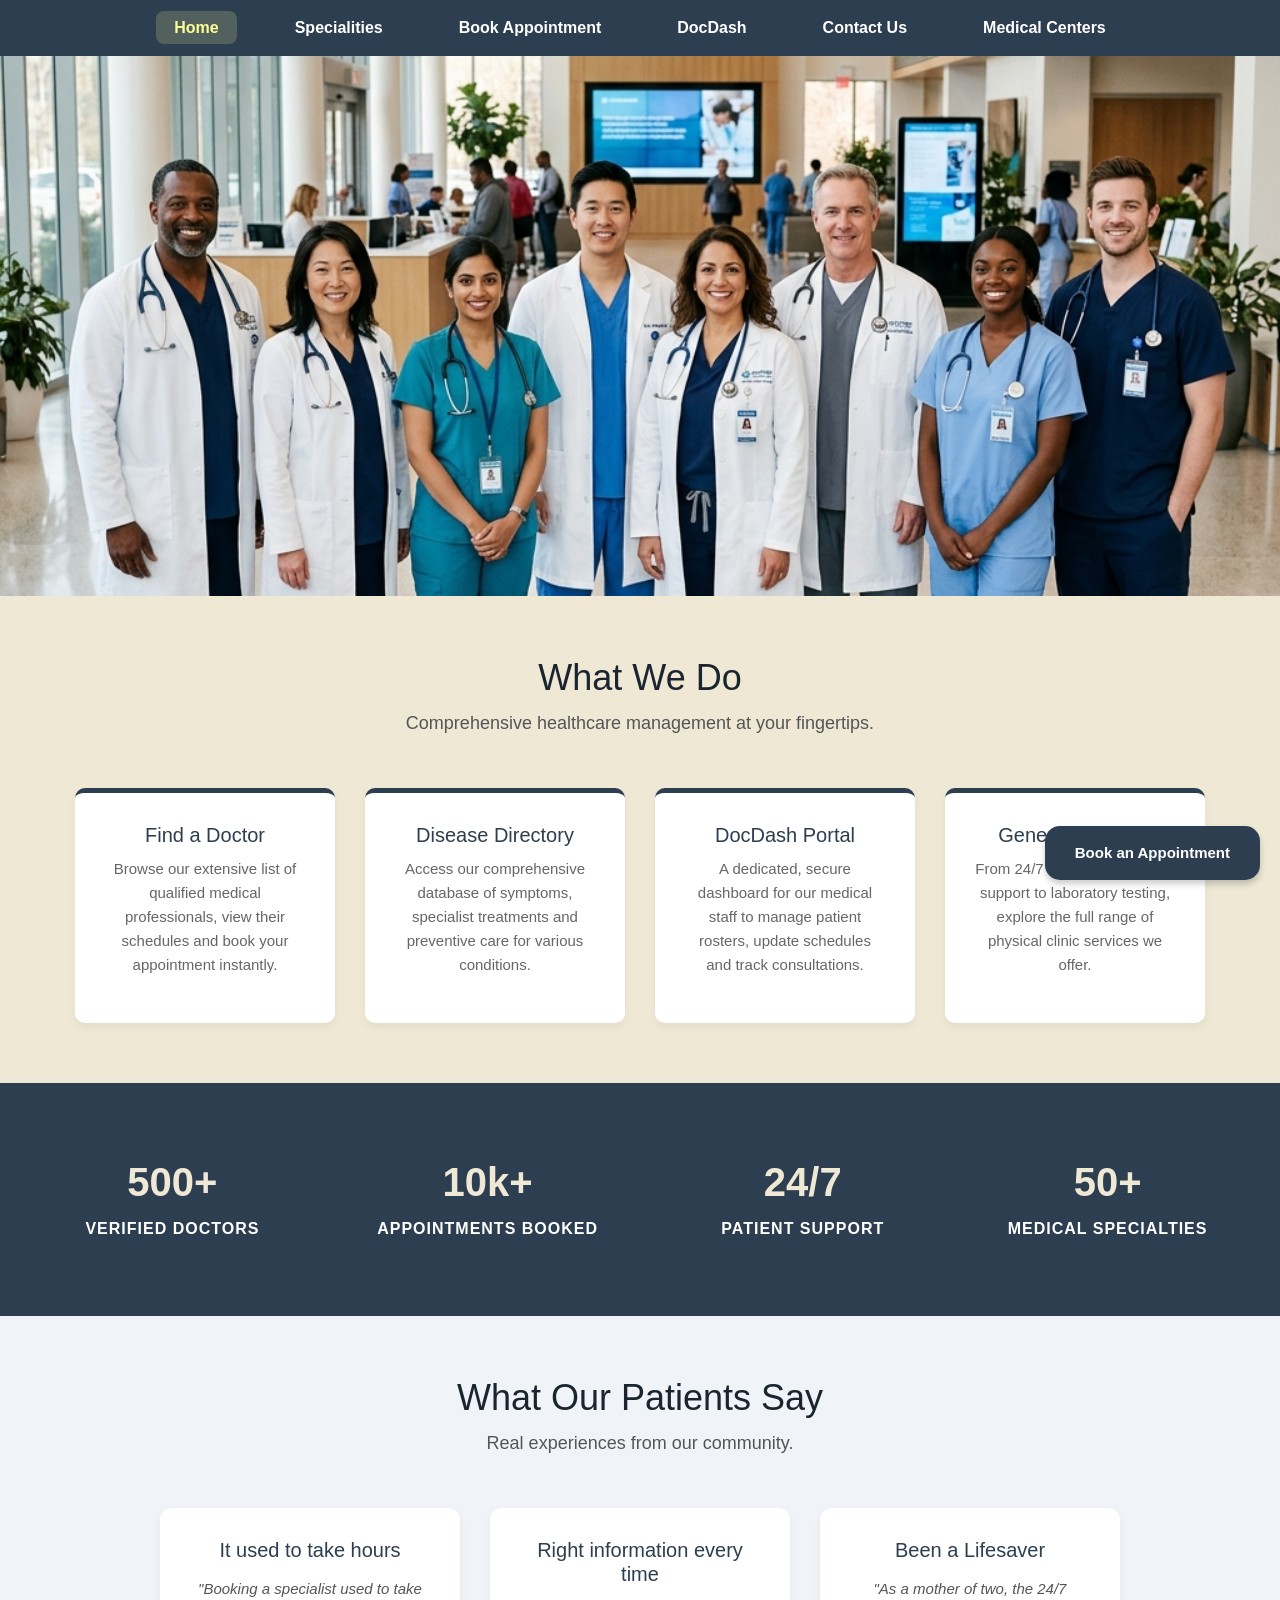
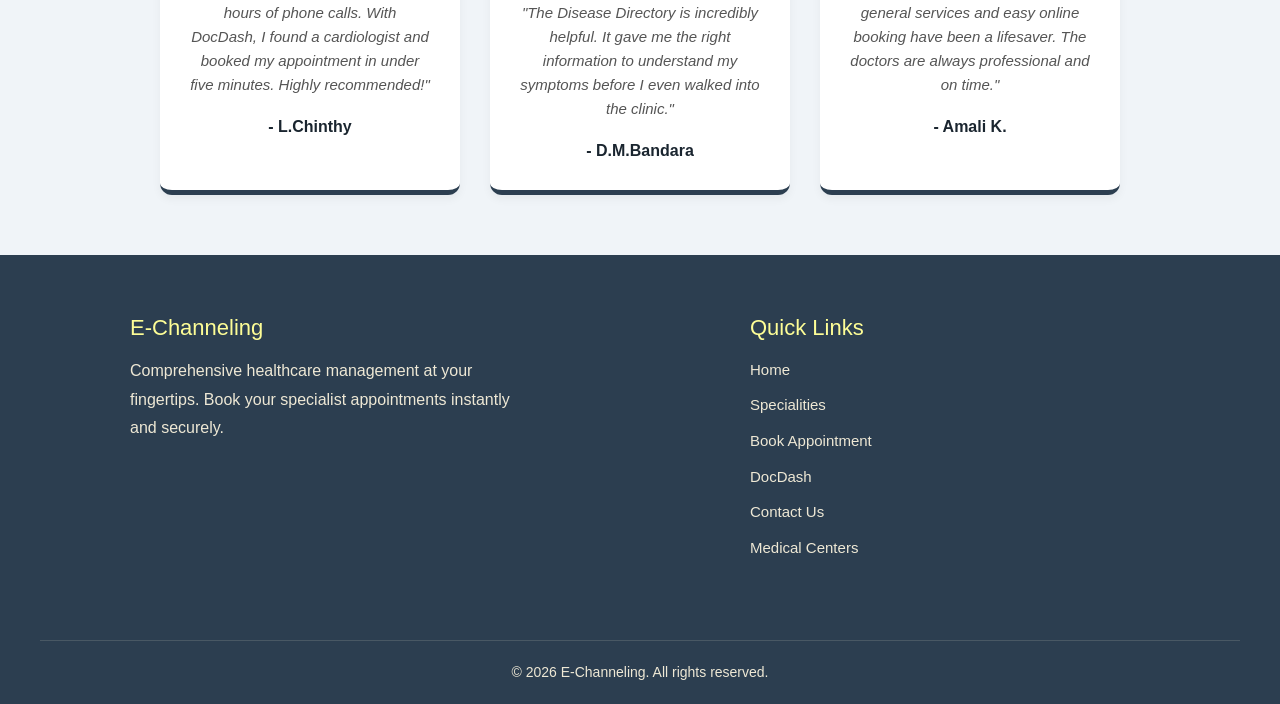
<file: index.html>
<!-- home page -->
<!DOCTYPE html>
<html>
    <head>
        <meta charset="UTF-8">
        <title>E-Channeling|Home</title>
        <link href="https://cdn.jsdelivr.net/npm/bootstrap@5.3.3/dist/css/bootstrap.min.css" rel="stylesheet">
        <link rel="stylesheet" href="css/style.css">
    </head>
    <body>
        <!-- Top Bar (add your page links here Fazna,Okanda,Dasuni,Dula,Isuri) -->
        <nav class="topBar">
            <ul class="pageLinks">
                <li class="active"><a href="index.html">Home</a></li>
                <li><a href="specialities.html">Specialities</a></li>
                <li><a href="register.html">Book Appointment</a></li>
                <li><a href="admin-login.html">DocDash</a></li>
                <li><a href="contact.html">Contact Us</a></li>
                <li><a href="med_centers.html">Medical Centers</a></li>
            </ul>
        </nav>
        <!-- End of top bar -->
        <!-- Image -->
            <img src="images/hero.jpg" alt="Medical Team" class="topImage">
        <!-- Content -->


        <!--service grid-->
        <div class="services">
            <h2 id="weDo">What We Do</h2>
            <p class="servicesIntro">Comprehensive healthcare management at your fingertips.</p>

            <div class="servicesGrid">
                <div class="serviceCard">
                    <h3>Find a Doctor</h3>
                    <p>Browse our extensive list of qualified medical professionals, view their schedules and book your appointment instantly.</p>
                </div>

                
                <div class="serviceCard">
                        <h3>Disease Directory</h3>
                        <p>Access our comprehensive database of symptoms, specialist treatments and preventive care for various conditions.
                        </p>  
                </div>
             

                <div class="serviceCard">
                    <h3>DocDash Portal</h3>
                    <p>A dedicated, secure dashboard for our medical staff to manage patient rosters, update schedules and track consultations.</p>
                </div>

                <div class="serviceCard">
                    <h3>General Services</h3>
                    <p>From 24/7 emergency contact support to laboratory testing, explore the full range of physical clinic services we offer.</p>
                </div>
            </div>
        </div>
        
        <!-- Register Button -->
            <button id="Register" onclick="window.location.href='register.html'">Book an Appointment</button>

        <!-- Numbers Section -->
        <div class="statsList">
            <div class="statItem">
                <h3 class="number">500+</h3>
                <p class="description">Verified Doctors</p>
            </div>
    
            <div class="statItem">
                <h3 class="number">10k+</h3>
                <p class="description">Appointments Booked</p>
                </div>
    
            <div class="statItem">
                <h3 class="number">24/7</h3>
                <p class="description">Patient Support</p>
            </div>
    
            <div class="statItem">
                <h3 class="number">50+</h3>
                <p class="description">Medical Specialties</p>
            </div>
        </div>

        <!-- Feedback Section -->
        <div class="feedbackSection">
            <h2 class="title">What Our Patients Say</h2>
            <p class="subtitle">Real experiences from our community.</p>

            <div class="feedbackGrid">
                <div class="feedbackCard">
                    <h3>It used to take hours</h3>
                    <p class="quote">"Booking a specialist used to take hours of phone calls. With DocDash, I found a cardiologist and booked my appointment in under five minutes. Highly recommended!"</p>
                    <h4 class="patientName">- L.Chinthy</h4>
                </div>

                <div class="feedbackCard">
                    <h3>Right information every time</h3>
                    <p class="quote">"The Disease Directory is incredibly helpful. It gave me the right information to understand my symptoms before I even walked into the clinic."</p>
                    <h4 class="patientName">- D.M.Bandara</h4>
                </div>

                <div class="feedbackCard">
                    <h3>Been a Lifesaver</h3>
                    <p class="quote">"As a mother of two, the 24/7 general services and easy online booking have been a lifesaver. The doctors are always professional and on time."</p>
                    <h4 class="patientName">- Amali K.</h4>
                </div>
            </div>
        </div>

        <!-- Footer   -->

        <footer class="footer">
            <div class="footerColumn">
                <h3 class="footerTitle">E-Channeling</h3>
                <p class="footerText">Comprehensive healthcare management at your fingertips. Book your specialist appointments instantly and securely.</p>
            </div>
            
            <div class="footerColumn">
                <h3 class="footerTitle">Quick Links</h3>
                <ul class="footerNav">
                    <li><a href="index.html">Home</a></li>
                    <li><a href="specialities.html">Specialities</a></li>
                    <li><a href="register.html">Book Appointment</a></li>
                    <li><a href="admin-login.html">DocDash</a></li>
                    <li><a href="contact.html">Contact Us</a></li>
                    <li><a href="med_centers.html">Medical Centers</a></li>
                </ul>
            </div>
            
            <div class="footerBottom">
                <p>&copy; 2026 E-Channeling. All rights reserved.</p>
            </div>
        </footer>
    </body>
</html>
</file>
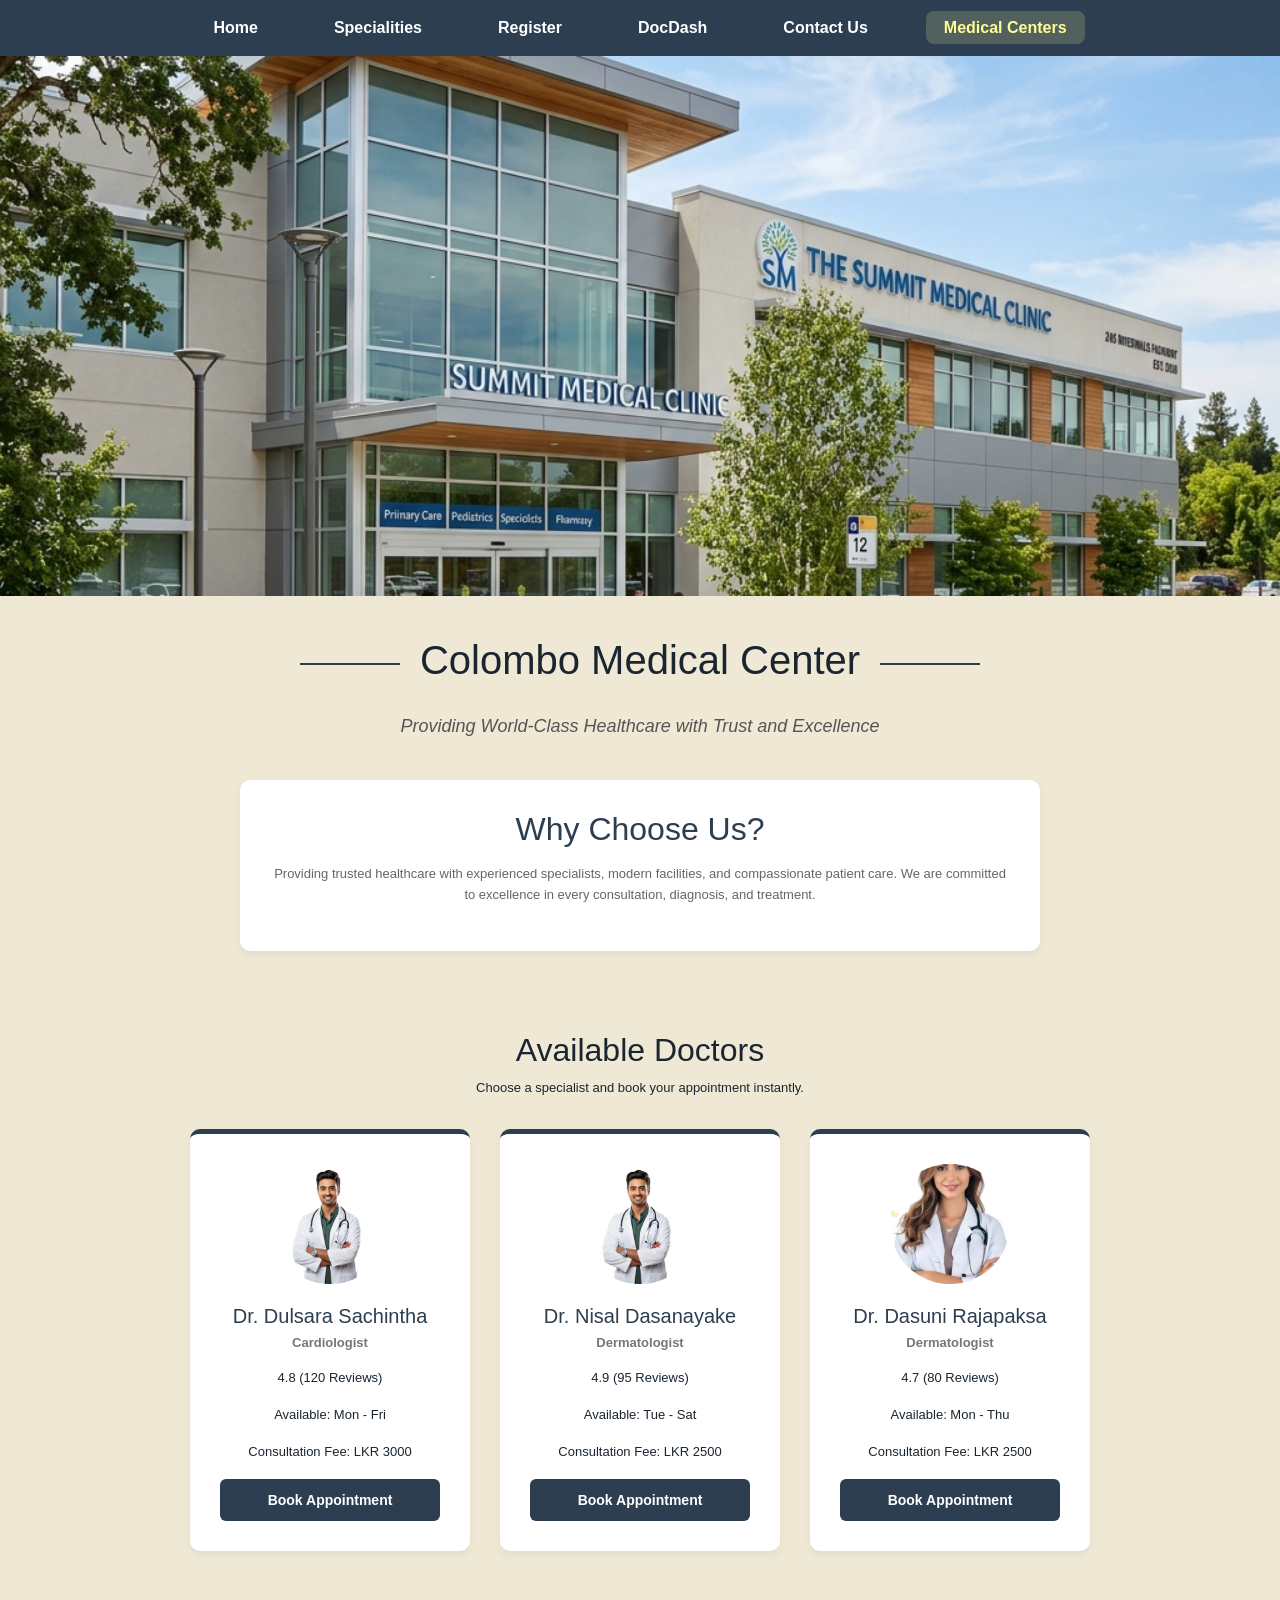
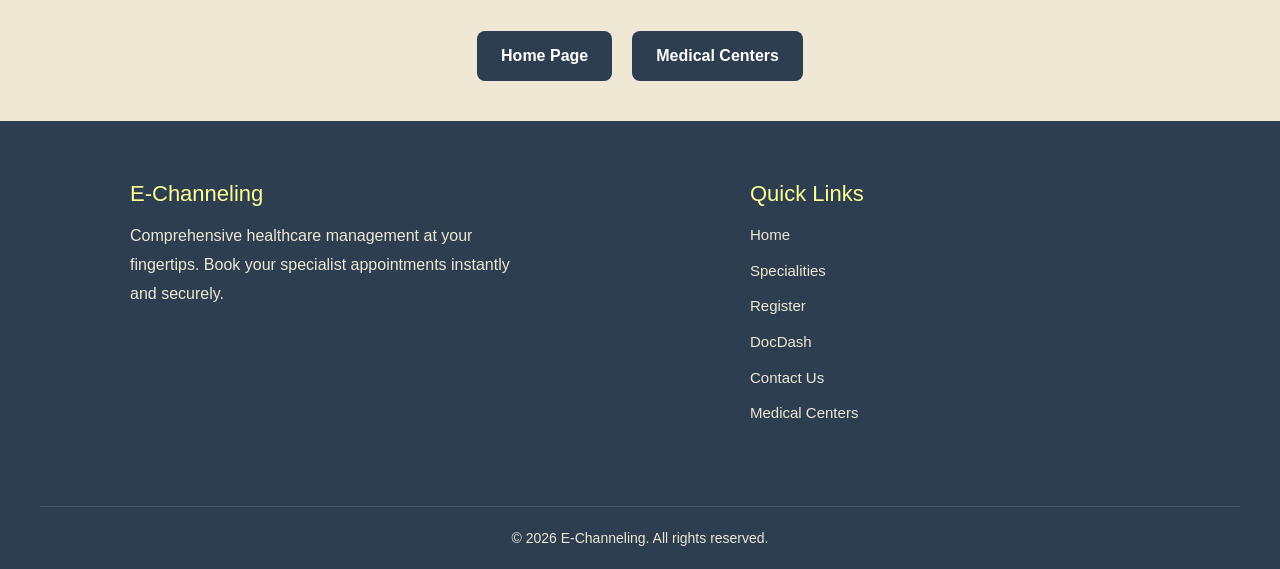
<file: colombo.html>
<!DOCTYPE html>
<html>
<head>
    <title>Colombo Medical Center</title>
    <link href="https://cdn.jsdelivr.net/npm/bootstrap@5.3.3/dist/css/bootstrap.min.css" rel="stylesheet">
    <link rel="stylesheet" href="css/style.css">
</head>
<body>
   <!-- Top Bar (add your page links here Fazna,Okanda,Dasuni,Dula,Isuri) -->
          <nav class="topBar">
              <ul class="pageLinks">
                  <li><a href="index.html">Home</a></li>
                  <li><a href="specialities.html">Specialities</a></li>
                  <li><a href="register.html">Register</a></li>
                  <li><a href="doctors-dashboard.html">DocDash</a></li>
                  <li><a href="contact.html">Contact Us</a></li>
                  <li class="active"><a href="med_centers.html">Medical Centers</a></li>
              </ul>
          </nav>
        <!-- End of top bar -->

        <!-- End of top bar --> 
            <img src="images/hospital.jpg"
            alt="Medical Center" class="topImage">
         <!-- Image -->

         
        <div class="luxury-heading">
            <span class="luxury-line"></span>
            <h1>Colombo Medical Center</h1>
            <span class="luxury-line"></span>
        </div>

        <p class="luxury-subtitle">
            Providing World-Class Healthcare with Trust and Excellence
        </p>

        
         
    
    <div class="excellence-container">
        <h2>Why Choose Us?</h2>
        <p>
            Providing trusted healthcare with experienced specialists, modern facilities,
            and compassionate patient care. We are committed to excellence in every
            consultation, diagnosis, and treatment.
        </p>
    </div>

    <section class="doctors-section">
    <h2>Available Doctors</h2>

    <p>Choose a specialist and book your appointment instantly.</p>

    <div class="doctor-container">

        <div class="doctor-card">
            <img src="images/Male_Doc.jpg" alt="Doctor">
            <h3>Dr. Dulsara Sachintha</h3>
            <p class="speciality">Cardiologist</p>
            <p> 4.8 (120 Reviews)</p>
            <p> Available: Mon - Fri</p>
            <p> Consultation Fee: LKR 3000</p>
            <button onclick="window.location.href='register.html'">Book Appointment</button>
        </div>

        <div class="doctor-card">
            <img src="images/Male_Doc.jpg" alt="Doctor">
            <h3>Dr. Nisal Dasanayake</h3>
            <p class="speciality">Dermatologist</p>
            <p> 4.9 (95 Reviews)</p>
            <p> Available: Tue - Sat</p>
            <p> Consultation Fee: LKR 2500</p>
            <button onclick="window.location.href='register.html'">Book Appointment</button>
        </div>

        <div class="doctor-card">
            <img src="images/Female_Doc.jpg" alt="Doctor">
            <h3>Dr. Dasuni Rajapaksa</h3>
            <p class="speciality">Dermatologist</p>
            <p> 4.7 (80 Reviews)</p>
            <p> Available: Mon - Thu</p>
            <p> Consultation Fee: LKR 2500</p>
            <button onclick="window.location.href='register.html'">Book Appointment</button>
        </div>

    </div>
</section>

    <div class="button-container">
        <a href="index.html" class="home-page-btn">Home Page</a>
        <a href="med_centers.html" class="home-page-btn">Medical Centers</a>
    </div>


    <!-- Footer   -->

        <footer class="footer">
            <div class="footerColumn">
                <h3 class="footerTitle">E-Channeling</h3>
                <p class="footerText">Comprehensive healthcare management at your fingertips. Book your specialist appointments instantly and securely.</p>
            </div>
            
            <div class="footerColumn">
                <h3 class="footerTitle">Quick Links</h3>
                <ul class="footerNav">
                    <li><a href="index.html">Home</a></li>
                    <li><a href="specialities.html">Specialities</a></li>
                    <li><a href="register.html">Register</a></li>
                    <li><a href="doctors-dashboard.html">DocDash</a></li>
                    <li><a href="contact.html">Contact Us</a></li>
                    <li><a href="med_centers.html">Medical Centers</a></li>
                </ul>
            </div>
            
            <div class="footerBottom">
                <p>&copy; 2026 E-Channeling. All rights reserved.</p>
            </div>
        </footer>

</body>
</html>
</file>
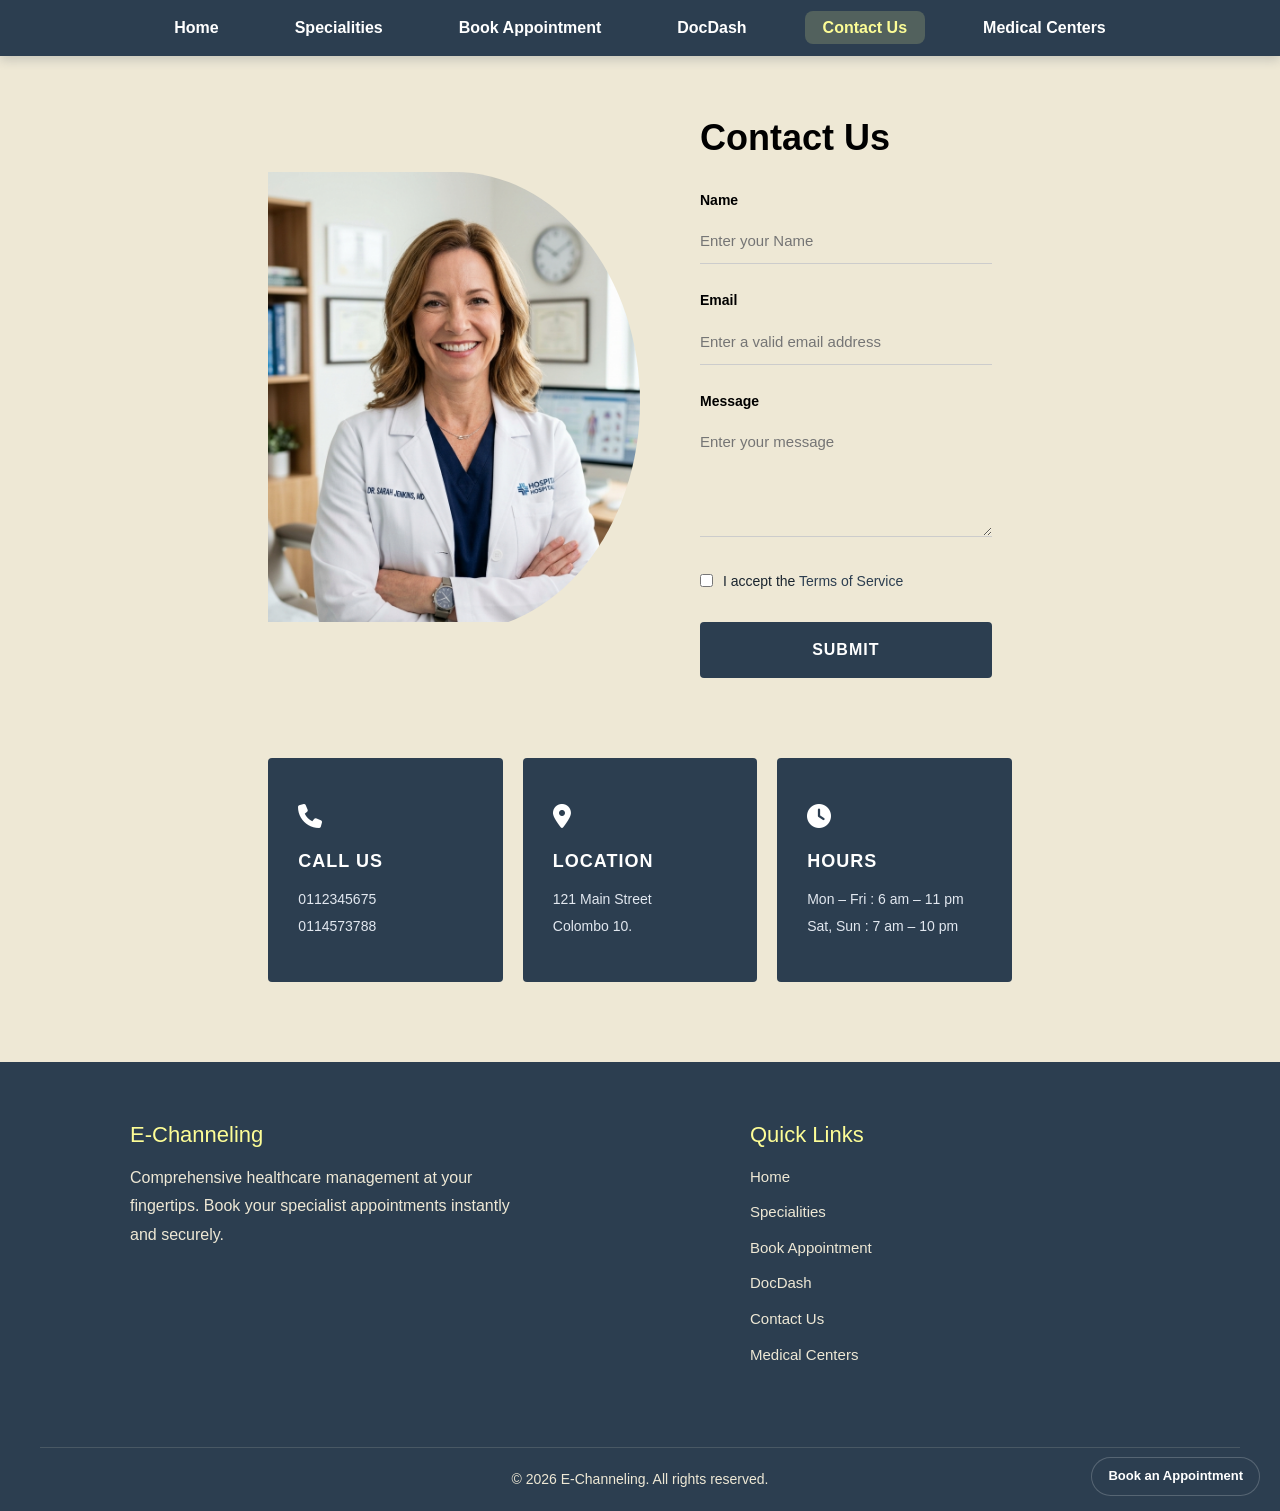
<file: contact.html>
<!DOCTYPE html>
<html lang="en">
<head>
    <meta charset="UTF-8">
    <meta name="viewport" content="width=device-width, initial-scale=1.0">
    <title>Contact Us - E-Channeling</title>
    <link rel="stylesheet" href="https://cdnjs.cloudflare.com/ajax/libs/font-awesome/6.4.0/css/all.min.css">
    <link rel="stylesheet" href="https://fonts.googleapis.com/css2?family=Inter:wght@400;500;600;700&display=swap">
    <link href="https://cdn.jsdelivr.net/npm/bootstrap@5.3.3/dist/css/bootstrap.min.css" rel="stylesheet">
    <link rel="stylesheet" href="css/style.css">
</head>
<body>

    <nav class="topBar">
            <ul class="pageLinks">
                <li><a href="index.html">Home</a></li>
                <li><a href="specialities.html">Specialities</a></li>
                <li><a href="register.html">Book Appointment</a></li>
                <li><a href="admin-login.html">DocDash</a></li>
                <li class="active"><a href="contact.html">Contact Us</a></li>
                <li><a href="med_centers.html">Medical Centers</a></li>
            </ul>
    </nav>

    <main class="main-container">
        
        <section class="contact-hero-section">
            <div class="hero-image-wrapper">
                <img src="images/doctor.jpg" alt="Doctor" class="hero-img">
            </div>
            
            <div class="form-wrapper">
                <h2 class="form-title">Contact Us</h2>
                <form class="contact-form">
                    <div class="form-group">
                        <label for="name">Name</label>
                        <input type="text" id="name" placeholder="Enter your Name" required>
                    </div>
                    
                    <div class="form-group">
                        <label for="email">Email</label>
                        <input type="email" id="email" placeholder="Enter a valid email address" required>
                    </div>
                    
                    <div class="form-group">
                        <label for="message">Message</label>
                        <textarea id="message" rows="4" placeholder="Enter your message" required></textarea>
                    </div>
                    
                    <div class="form-checkbox">
                        <input type="checkbox" id="terms" required>
                        <label for="terms">I accept the <a href="#">Terms of Service</a></label>
                    </div>
                    
                    <button type="submit" class="submit-btn">SUBMIT</button>
                </form>
            </div>
        </section>

        <section class="info-cards-container">
            <div class="info-card">
                <div class="icon-box">
                    <i class="fa-solid fa-phone"></i>
                </div>
                <h3>CALL US</h3>
                <p>0112345675</p>
                <p>0114573788</p>
            </div>

            <div class="info-card">
                <div class="icon-box">
                    <i class="fa-solid fa-location-dot"></i>
                </div>
                <h3>LOCATION</h3>
                <p>121 Main Street</p>
                <p>Colombo 10.</p>
                
            </div>

            <div class="info-card">
                <div class="icon-box">
                    <i class="fa-solid fa-clock"></i>
                </div>
                <h3>HOURS</h3>
                <p>Mon – Fri : 6 am – 11 pm</p>
                <p>Sat, Sun : 7 am – 10 pm</p>
            </div>
        </section>

    </main>

    <footer class="footer">
        <div class="footerColumn">
            <h3 class="footerTitle">E-Channeling</h3>
            <p class="footerText">Comprehensive healthcare management at your fingertips. Book your specialist appointments instantly and securely.</p>
        </div>
        
        <div class="footerColumn">
            <h3 class="footerTitle">Quick Links</h3>
            <ul class="footerNav">
                <li><a href="index.html">Home</a></li>
                <li><a href="specialities.html">Specialities</a></li>
                <li><a href="register.html">Book Appointment</a></li>
                <li><a href="admin-login.html">DocDash</a></li>
                <li><a href="contact.html">Contact Us</a></li>
                <li><a href="med_centers.html">Medical Centers</a></li>
            </ul>
        </div>
        
        <div class="footerBottom">
            <p>&copy; 2026 E-Channeling. All rights reserved.</p>
            <button class="register-floating-btn" onclick="window.location.href='register.html'">Book an Appointment</button>
        </div>
    </footer>

    <script>
        document.querySelector('.contact-form').addEventListener('submit', function(e) {
            e.preventDefault();
            var name = document.getElementById('name').value.trim();
            var email = document.getElementById('email').value.trim();
            var message = document.getElementById('message').value.trim();
            var terms = document.getElementById('terms').checked;

            if (!name || !email || !message || !terms) {
                alert('Please fill in all required fields and accept the Terms of Service.');
                return;
            }
            alert('Thank you for contacting us, ' + name + '! We will get back to you soon.');
            this.reset();
        });
    </script>
</body>
</html>
</file>
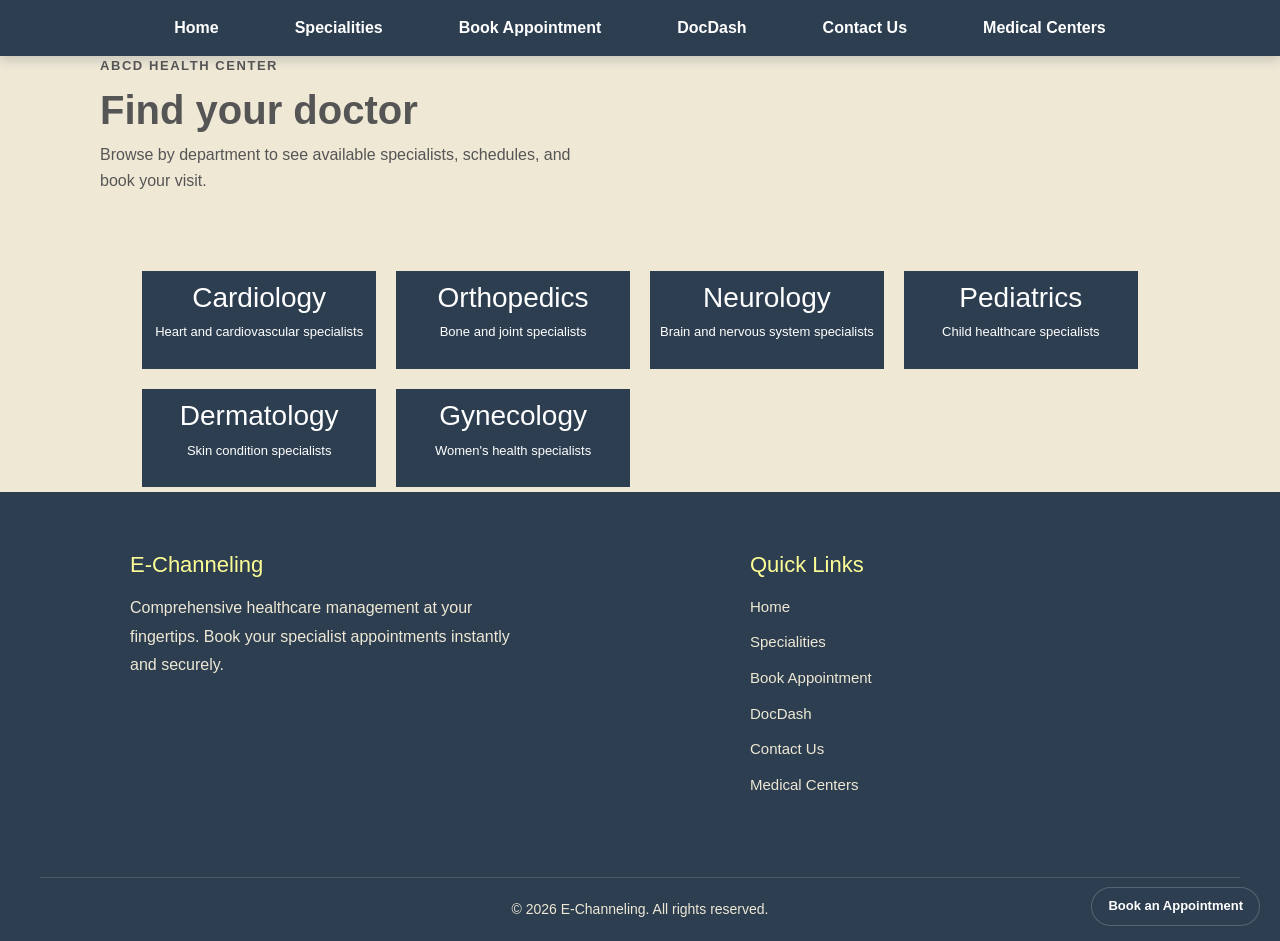
<file: doctors.html>
<!DOCTYPE html>
<html lang="en">
<head>
    <meta charset="UTF-8">
    <meta name="viewport" content="width=device-width, initial-scale=1.0">
    <title>Find Your Doctor — E-Channeling</title>
    <link href="https://cdn.jsdelivr.net/npm/bootstrap@5.3.3/dist/css/bootstrap.min.css" rel="stylesheet">
    <link rel="stylesheet" href="css/style.css">
    <script src="js/js_file.js"></script>
</head>
<body>
    <nav class="topBar">
        <ul class="pageLinks">
          <li><a href="index.html">Home</a></li>
          <li><a href="specialities.html">Specialities</a></li>
          <li><a href="register.html">Book Appointment</a></li>
          <li><a href="admin-login.html">DocDash</a></li>
          <li><a href="contact.html">Contact Us</a></li>
          <li><a href="med_centers.html">Medical Centers</a></li>
        </ul>
    </nav>
    <div>
        <header>
           <p><b>ABCD HEALTH CENTER</b></p>
          <h1>Find your doctor</h1>
          <p>Browse by department to see available specialists, schedules, and book your visit.</p>
        </header>
    </div>

    <div class="d1">
        <div class="d2" data-target="cardiology">
            <h3>Cardiology</h3>
            <p>Heart and cardiovascular specialists</p>
        </div>
        <div class="d2" data-target="orthopedics">
              <h3>Orthopedics</h3>
              <p>Bone and joint specialists</p>
        </div>
        <div class="d2" data-target="neurology">
              <h3>Neurology</h3>
              <p>Brain and nervous system specialists</p>
        </div>
        <div class="d2" data-target="pediatrics">
              <h3>Pediatrics</h3>
              <p>Child healthcare specialists</p>
        </div>
        <div class="d2" data-target="dermatology">
              <h3>Dermatology</h3>
              <p>Skin condition specialists</p>
        </div>
        <div class="d2" data-target="gynecology">
              <h3>Gynecology</h3>
              <p>Women's health specialists</p>
        </div>
    </div>

    <div id="dept">
        <!-- Cardiology Section -->
        <section id="cardiology" class="dept-content hidden">
            <h2>Cardiology</h2>
            <div class="opd">
                <div>
                    <img src="images/Male_Doc.jpg" style="float:right; width:225px; height:225px;" alt="Dr. Dulsara Sachintha">
                    <h5>Dr. Dulsara Sachintha</h5>
                    <h6>MBBS, MD (Surgery), DCH</h6>
                    <p>
                        Experience: 15 years<br>
                        SLMC Registration No: 18742<br>
                        Languages Spoken: Sinhala, English
                    </p>
                </div>
                <div>
                    <img src="images/Female_Doc.jpg" style="float:right; width:225px; height:225px;" alt="Dr. Sanushi Nethmika">
                    <h5>Dr. Sanushi Nethmika</h5>
                    <h6>MBBS, MD (Cardiology)</h6>
                    <p>
                        Experience: 10 years<br>
                        SLMC Registration No: 29415<br>
                        Languages Spoken: Sinhala, English, Tamil
                    </p>
                </div>
            </div>
            <button class="back-btn">&larr; Back to departments</button>
        </section>

        <!-- Orthopedics Section -->
        <section id="orthopedics" class="dept-content hidden">
            <h2>Orthopedics</h2>
            <div class="opd">
                <div>
                    <img src="images/Male_Doc.jpg" style="float:right; width:225px; height:225px;" alt="Dr. Achinthya Pasansith">
                    <h5>Dr. Achinthya Pasansith</h5>
                    <h6>MBBS, MD (Orthopedics)</h6>
                    <p>
                        Experience: 14 years<br>
                        SLMC Registration No: 24783<br>
                        Languages Spoken: Sinhala, English
                    </p>
                </div>
                <div>
                    <img src="images/Female_Doc.jpg" style="float:right; width:225px; height:225px;" alt="Dr. Achini Madushani">
                    <h5>Dr. Achini Madushani</h5>
                    <h6>MBBS, MD (Orthopedics)</h6>
                    <p>
                        Experience: 9 years<br>
                        SLMC Registration No: 32109<br>
                        Languages Spoken: Sinhala, English
                    </p>
                </div>
            </div>
            <button class="back-btn">&larr; Back to departments</button>
        </section>

        <!-- Neurology Section -->
        <section id="neurology" class="dept-content hidden">
            <h2>Neurology</h2>
            <div class="opd">
                <div>
                    <img src="images/Male_Doc.jpg" style="float:right; width:225px; height:225px;" alt="Dr. Okanda Sudusinghe">
                    <h5>Dr. Okanda Sudusinghe</h5>
                    <h6>MBBS, MD (Neurology), FRCP (Lond)</h6>
                    <p>
                        Experience: 24 years<br>
                        SLMC Registration No: 11254<br>
                        Languages Spoken: Sinhala, English
                    </p>
                </div>
                <div>
                    <img src="images/Female_Doc.jpg" style="float:right; width:225px; height:225px;" alt="Dr. Hashara Gunarathna">
                    <h5>Dr. Hashara Gunarathna</h5>
                    <h6>MBBS, MD (Neurology)</h6>
                    <p>
                        Experience: 11 years<br>
                        SLMC Registration No: 16842<br>
                        Languages Spoken: Sinhala, English
                    </p>
                </div>
            </div>
            <button class="back-btn">&larr; Back to departments</button>
        </section>

        <!-- Pediatrics Section -->
        <section id="pediatrics" class="dept-content hidden">
            <h2>Pediatrics</h2>
            <div class="opd">
                <div>
                    <img src="images/Female_Doc.jpg" style="float:right; width:225px; height:225px;" alt="Dr. Isuri Deemanthi">
                    <h5>Dr. Isuri Deemanthi</h5>
                    <h6>MBBS, MD (Paediatrics), DCH</h6>
                    <p>
                        Experience: 9 years<br>
                        SLMC Registration No: 15321<br>
                        Languages Spoken: Sinhala, English
                    </p>
                </div>
                <div>
                    <img src="images/Female_Doc.jpg" style="float:right; width:225px; height:225px;" alt="Dr. Fazna Kamil">
                    <h5>Dr. Fazna Kamil</h5>
                    <h6>MBBS, MD (Paediatrics), MRCPCH (UK)</h6>
                    <p>
                        Experience: 7 years<br>
                        SLMC Registration No: 18745<br>
                        Languages Spoken: Sinhala, English, Tamil
                    </p>
                </div>
            </div>
            <button class="back-btn">&larr; Back to departments</button>
        </section>

        <!-- Dermatology Section -->
        <section id="dermatology" class="dept-content hidden">
            <h2>Dermatology</h2>
            <div class="opd">
                <div>
                    <img src="images/Female_Doc.jpg" style="float:right; width:225px; height:225px;" alt="Dr. Dasuni Rajapaksa">
                    <h5>Dr. Dasuni Rajapaksa</h5>
                    <h6>MBBS, MD (Dermatology)</h6>
                    <p>
                        Experience: 12 years<br>
                        SLMC Registration No: 10142<br>
                        Languages Spoken: Sinhala, English
                    </p>
                </div>
                <div>
                    <img src="images/Male_Doc.jpg" style="float:right; width:225px; height:225px;" alt="Dr. Nisal Dasanayake">
                    <h5>Dr. Nisal Dasanayake</h5>
                    <h6>MBBS, MD (Dermatology), MSc (Edinburgh UK)</h6>
                    <p>
                        Experience: 11 years<br>
                        SLMC Registration No: 16943<br>
                        Languages Spoken: Sinhala, English
                    </p>
                </div>
            </div>
            <button class="back-btn">&larr; Back to departments</button>
        </section>

        <!-- Gynecology Section -->
        <section id="gynecology" class="dept-content hidden">
            <h2>Gynecology</h2>
            <div class="opd">
                <div>
                    <img src="images/Male_Doc.jpg" style="float:right; width:225px; height:225px;" alt="Dr. Nadun Madagama">
                    <h5>Dr. Nadun Madagama</h5>
                    <h6>MBBS, MD (Obstetrics & Gynaecology), FSLCOG</h6>
                    <p>
                        Experience: 16 years<br>
                        SLMC Registration No: 11298<br>
                        Languages Spoken: Sinhala, English
                    </p>
                </div>
                <div>
                    <img src="images/Female_Doc.jpg" style="float:right; width:225px; height:225px;" alt="Dr. Dilani Prathibha">
                    <h5>Dr. Dilani Prathibha</h5>
                    <h6>MBBS, MS (Obstetrics & Gynaecology), MRCOG (UK)</h6>
                    <p>
                        Experience: 8 years<br>
                        SLMC Registration No: 18451<br>
                        Languages Spoken: English, Sinhala, Tamil
                    </p>
                </div>
            </div>
            <button class="back-btn">&larr; Back to departments</button>
        </section>
    </div>

    <footer class="footer">
        <div class="footerColumn">
            <h3 class="footerTitle">E-Channeling</h3>
            <p class="footerText">Comprehensive healthcare management at your fingertips. Book your specialist appointments instantly and securely.</p>
        </div>
        
        <div class="footerColumn">
            <h3 class="footerTitle">Quick Links</h3>
            <ul class="footerNav">
                <li><a href="index.html">Home</a></li>
                <li><a href="specialities.html">Specialities</a></li>
                <li><a href="register.html">Book Appointment</a></li>
                <li><a href="admin-login.html">DocDash</a></li>
                <li><a href="contact.html">Contact Us</a></li>
                <li><a href="med_centers.html">Medical Centers</a></li>
            </ul>
        </div>
        
        <div class="footerBottom">
            <p>&copy; 2026 E-Channeling. All rights reserved.</p>
            <button class="register-floating-btn" onclick="window.location.href='register.html'">Book an Appointment</button>
        </div>
    </footer>
</body>
</html>
</file>
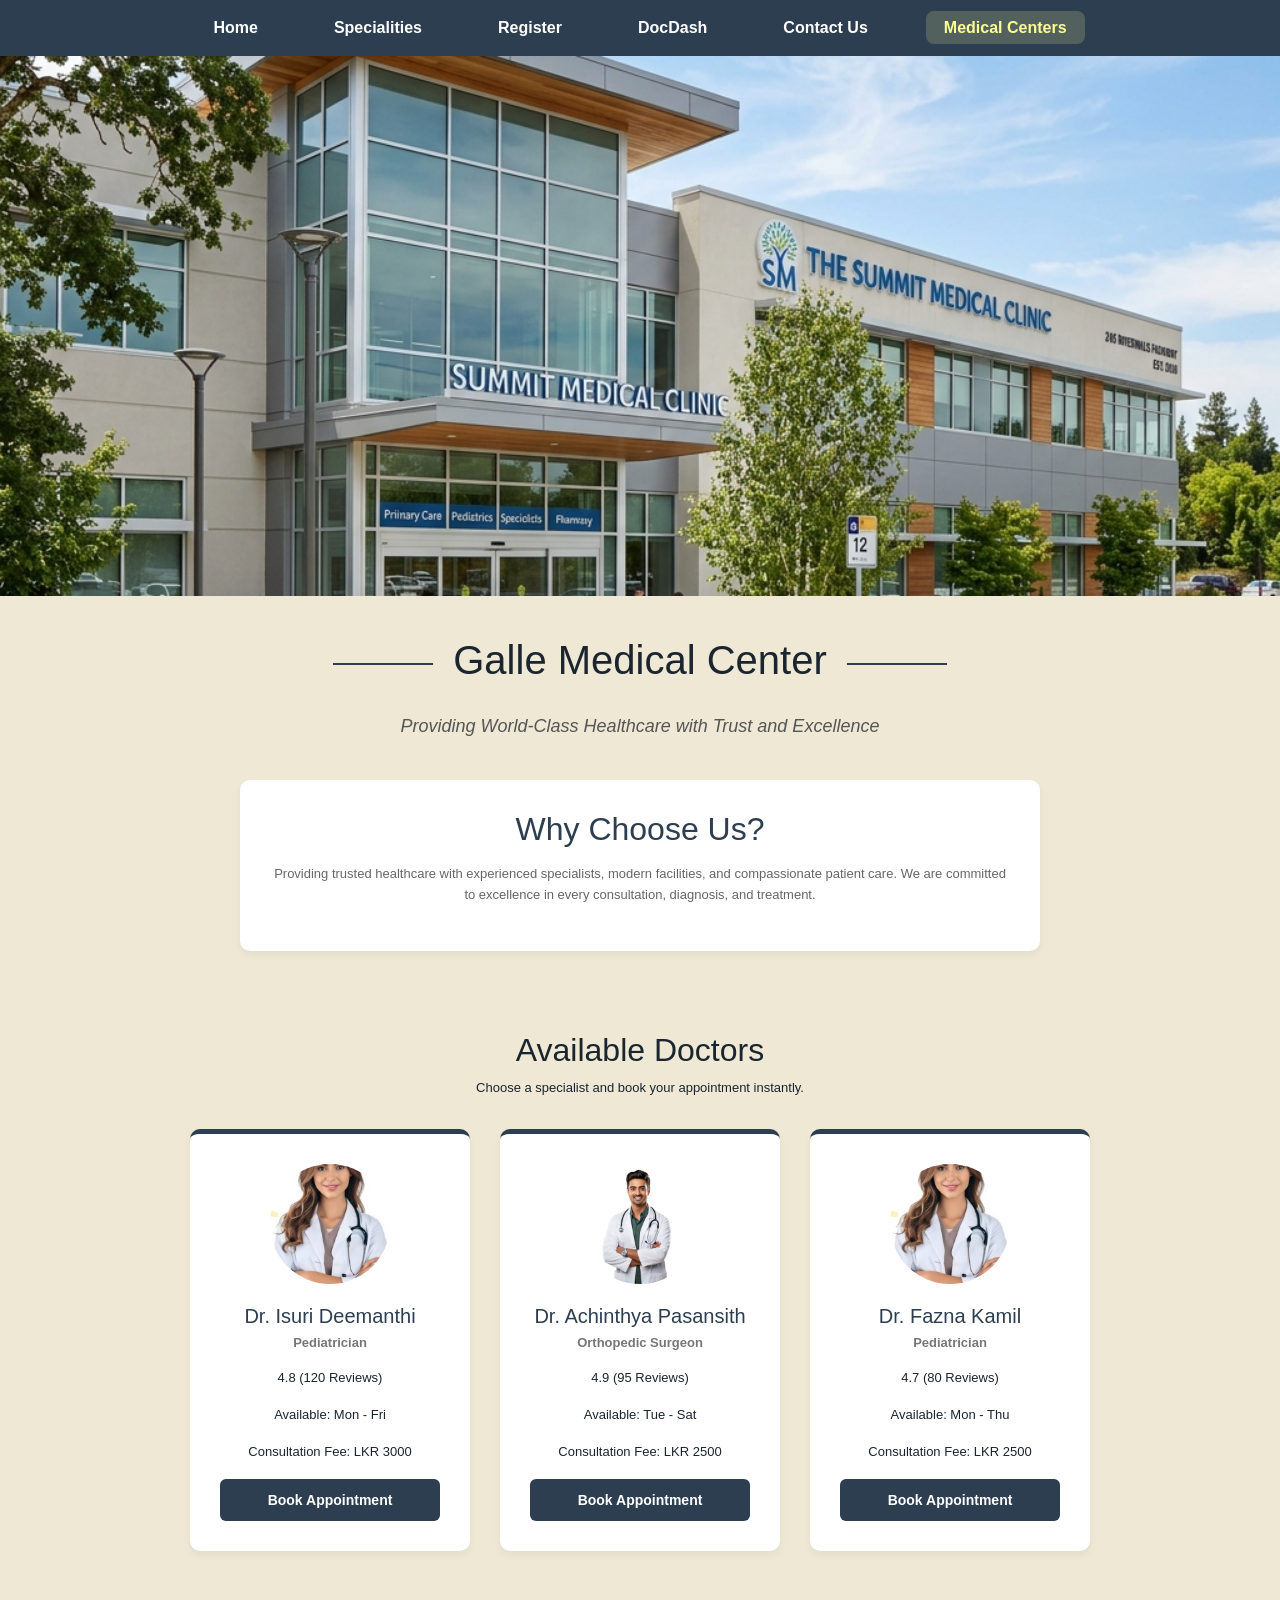
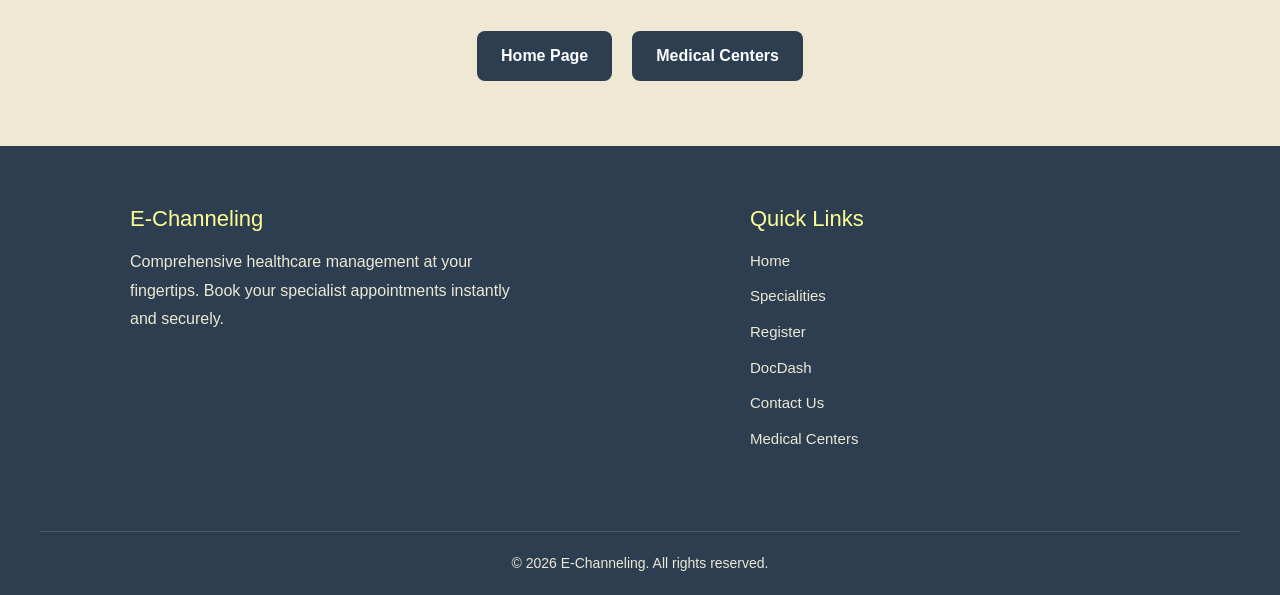
<file: galle.html>
<!DOCTYPE html>
<html lang="en">
<head>
    <meta charset="UTF-8">
    <meta name="viewport" content="width=device-width, initial-scale=1.0">
    <title>Galle Medical Center</title>
    <link href="https://cdn.jsdelivr.net/npm/bootstrap@5.3.3/dist/css/bootstrap.min.css" rel="stylesheet">
    <link rel="stylesheet" href="css/style.css">
</head>
<body> 

    <!-- Top Bar-->
          <nav class="topBar">
              <ul class="pageLinks">
                  <li><a href="index.html">Home</a></li>
                  <li><a href="specialities.html">Specialities</a></li>
                  <li><a href="register.html">Register</a></li>
                  <li><a href="doctors-dashboard.html">DocDash</a></li>
                  <li><a href="contact.html">Contact Us</a></li>
                  <li class="active"><a href="med_centers.html">Medical Centers</a></li>
              </ul>
          </nav>
        <!-- End of top bar -->

        <img src="images/hospital.jpg"
        alt="Medical Center" class="topImage">
        <!-- Image -->

    <div class="luxury-heading">
        <span class="luxury-line"></span>
        <h1>Galle Medical Center</h1>
        <span class="luxury-line"></span>
    </div>

<p class="luxury-subtitle">
    Providing World-Class Healthcare with Trust and Excellence
</p>

    <div class="excellence-container">
        <h2>Why Choose Us?</h2>
        <p>
            Providing trusted healthcare with experienced specialists, modern facilities,
            and compassionate patient care. We are committed to excellence in every
            consultation, diagnosis, and treatment.
        </p>
    </div>


    <section class="doctors-section">
    <h2>Available Doctors</h2>
    <p>Choose a specialist and book your appointment instantly.</p>

    <div class="doctor-container">

        <div class="doctor-card">
            <img src="images/Female_Doc.jpg" alt="Doctor">
            <h3>Dr. Isuri Deemanthi</h3>
            <p class="speciality">Pediatrician</p>
            <p> 4.8 (120 Reviews)</p>
            <p> Available: Mon - Fri</p>
            <p> Consultation Fee: LKR 3000</p>
            <button onclick="window.location.href='register.html'">Book Appointment</button>
        </div>

        <div class="doctor-card">
            <img src="images/Male_Doc.jpg" alt="Doctor">
            <h3>Dr. Achinthya Pasansith</h3>
            <p class="speciality">Orthopedic Surgeon</p>
            <p> 4.9 (95 Reviews)</p>
            <p> Available: Tue - Sat</p>
            <p> Consultation Fee: LKR 2500</p>
            <button onclick="window.location.href='register.html'">Book Appointment</button>
        </div>

        <div class="doctor-card">
            <img src="images/Female_Doc.jpg" alt="Doctor">
            <h3>Dr. Fazna Kamil</h3>
            <p class="speciality">Pediatrician</p>
            <p> 4.7 (80 Reviews)</p>
            <p> Available: Mon - Thu</p>
            <p> Consultation Fee: LKR 2500</p>
            <button onclick="window.location.href='register.html'">Book Appointment</button>
        </div>

    </div>
</section>
    <div class="button-container">
        <a href="index.html" class="home-page-btn">Home Page</a>
        <a href="med_centers.html" class="home-page-btn">Medical Centers</a>
    </div><br>
    
    


    <!-- Footer   -->

        <footer class="footer">
            <div class="footerColumn">
                <h3 class="footerTitle">E-Channeling</h3>
                <p class="footerText">Comprehensive healthcare management at your fingertips. Book your specialist appointments instantly and securely.</p>
            </div>
            
            <div class="footerColumn">
                <h3 class="footerTitle">Quick Links</h3>
                <ul class="footerNav">
                    <li><a href="index.html">Home</a></li>
                    <li><a href="specialities.html">Specialities</a></li>
                    <li><a href="register.html">Register</a></li>
                    <li><a href="doctors-dashboard.html">DocDash</a></li>
                    <li><a href="contact.html">Contact Us</a></li>
                    <li><a href="med_centers.html">Medical Centers</a></li>
                </ul>
            </div>
            
            <div class="footerBottom">
                <p>&copy; 2026 E-Channeling. All rights reserved.</p>
            </div>
        </footer>
</body>
</html>
</file>
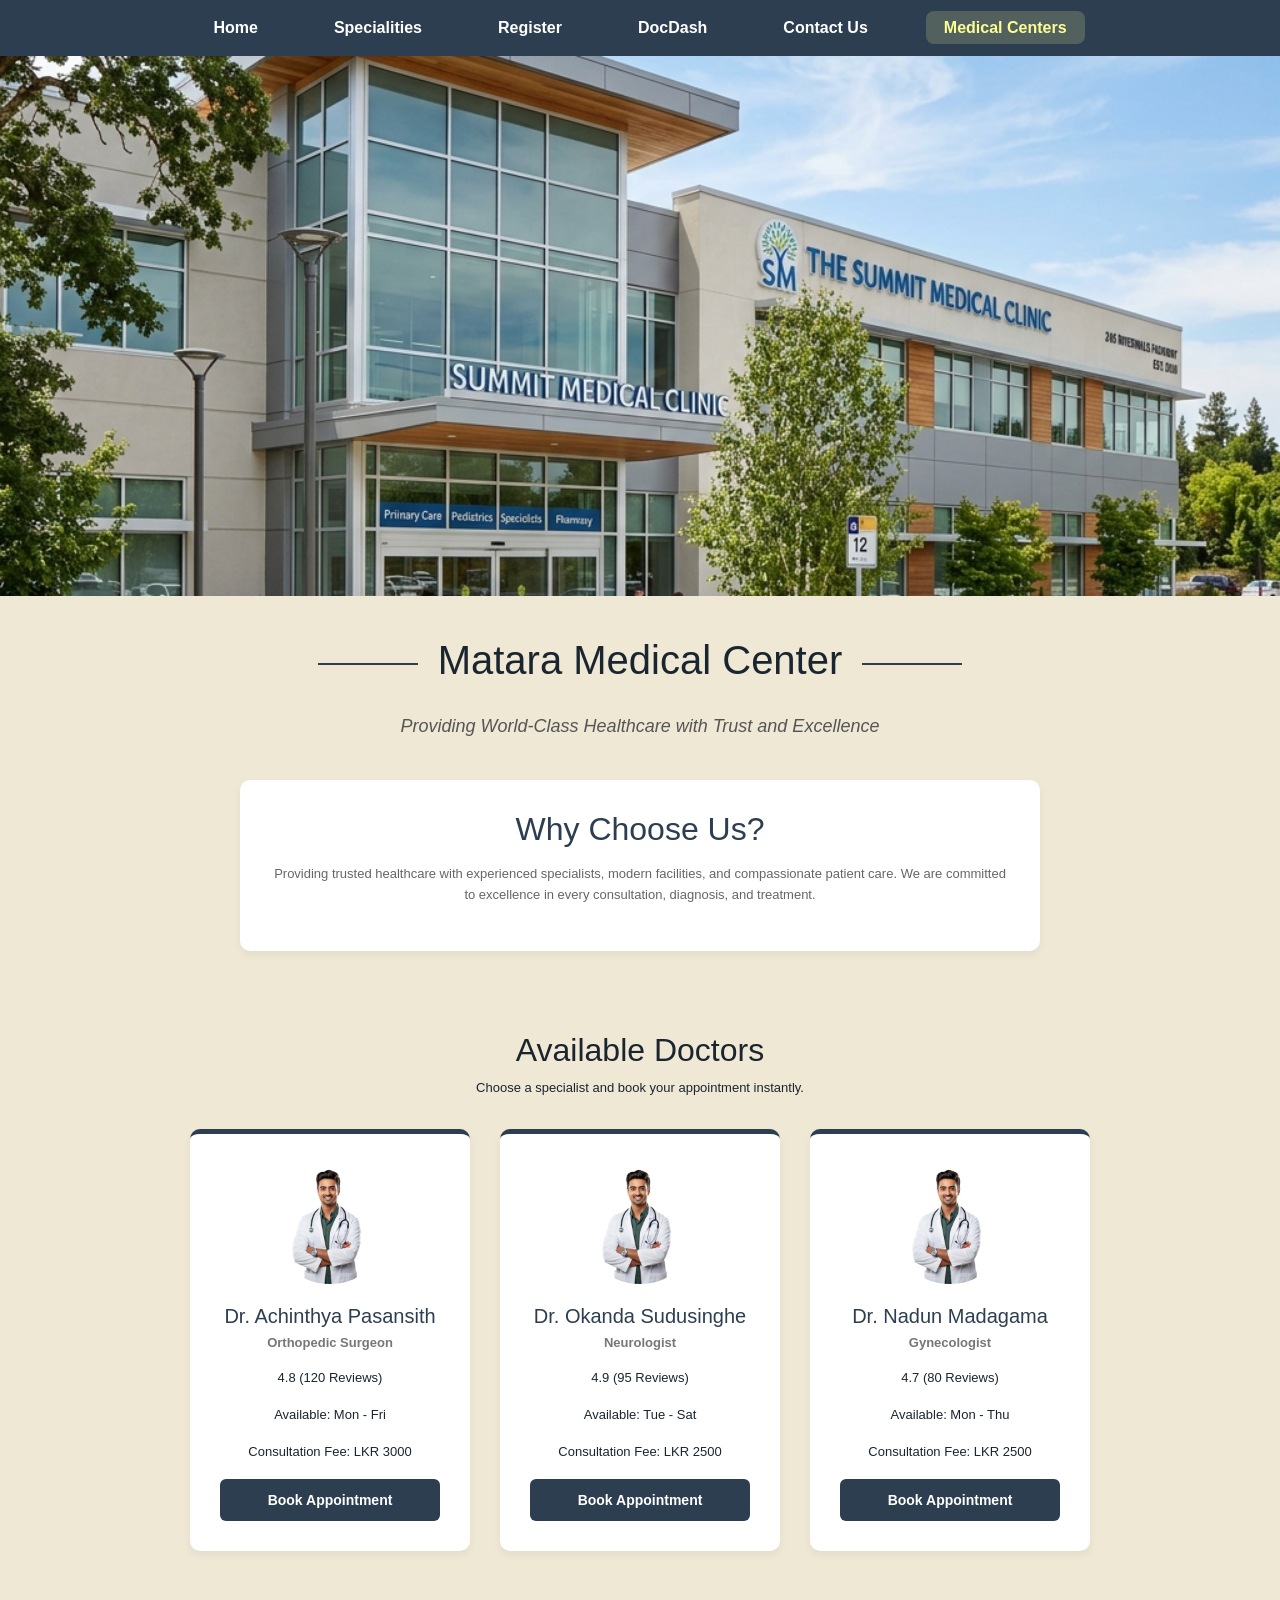
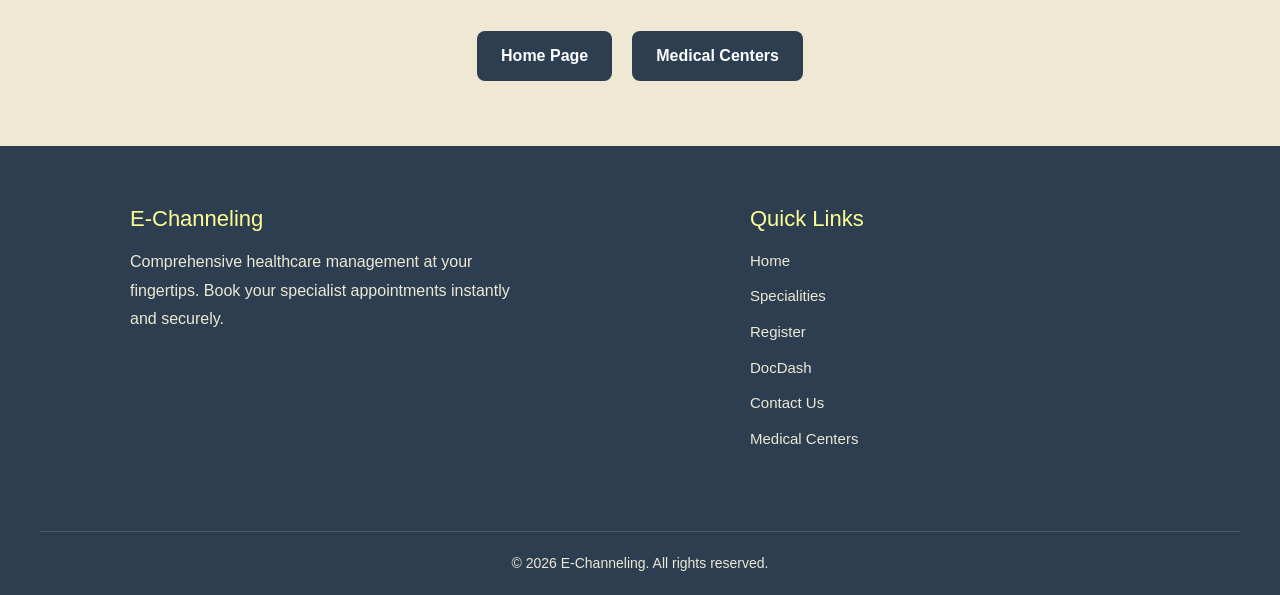
<file: matara.html>
<!DOCTYPE html>
<html>
<head>
    <title>Matara Medical Center</title>
    <link href="https://cdn.jsdelivr.net/npm/bootstrap@5.3.3/dist/css/bootstrap.min.css" rel="stylesheet">
    <link rel="stylesheet" href="css/style.css">
</head>
<body>
   <!-- Top Bar (add your page links here Fazna,Okanda,Dasuni,Dula,Isuri) -->
         <nav class="topBar">
             <ul class="pageLinks">
                 <li><a href="index.html">Home</a></li>
                 <li><a href="specialities.html">Specialities</a></li>
                 <li><a href="register.html">Register</a></li>
                 <li><a href="doctors-dashboard.html">DocDash</a></li>
                 <li><a href="contact.html">Contact Us</a></li>
                 <li class="active"><a href="med_centers.html">Medical Centers</a></li>
             </ul>
         </nav>
        <!-- End of top bar -->


         <!-- End of top bar --> 
            <img src="images/hospital.jpg"
            alt="Medical Center" class="topImage">
         <!-- Image -->

        <div class="luxury-heading">
            <span class="luxury-line"></span>
            <h1>Matara Medical Center</h1>
            <span class="luxury-line"></span>
        </div>

        <p class="luxury-subtitle">
            Providing World-Class Healthcare with Trust and Excellence
        </p>
    
    <div class="excellence-container">
        <h2>Why Choose Us?</h2>
        <p>
            Providing trusted healthcare with experienced specialists, modern facilities,
            and compassionate patient care. We are committed to excellence in every
            consultation, diagnosis, and treatment.
        </p>
    </div>

    <section class="doctors-section">
    <h2>Available Doctors</h2>

    <p>Choose a specialist and book your appointment instantly.</p>

    <div class="doctor-container">

        <div class="doctor-card">
            <img src="images/Male_Doc.jpg" alt="Doctor">
            <h3>Dr. Achinthya Pasansith</h3>
            <p class="speciality">Orthopedic Surgeon</p>
            <p> 4.8 (120 Reviews)</p>
            <p> Available: Mon - Fri</p>
            <p> Consultation Fee: LKR 3000</p>
            <button onclick="window.location.href='register.html'">Book Appointment</button>
        </div>

        <div class="doctor-card">
            <img src="images/Male_Doc.jpg" alt="Doctor">
            <h3>Dr. Okanda Sudusinghe</h3>
            <p class="speciality">Neurologist</p>
            <p> 4.9 (95 Reviews)</p>
            <p> Available: Tue - Sat</p>
            <p> Consultation Fee: LKR 2500</p>
            <button onclick="window.location.href='register.html'">Book Appointment</button>
        </div>

        <div class="doctor-card">
            <img src="images/Male_Doc.jpg" alt="Doctor">
            <h3>Dr. Nadun Madagama</h3>
            <p class="speciality">Gynecologist</p>
            <p> 4.7 (80 Reviews)</p>
            <p> Available: Mon - Thu</p>
            <p> Consultation Fee: LKR 2500</p>
            <button onclick="window.location.href='register.html'">Book Appointment</button>
        </div>

    </div>
</section>

    <div class="button-container">
        <a href="index.html" class="home-page-btn">Home Page</a>
        <a href="med_centers.html" class="home-page-btn">Medical Centers</a>
    </div><br>


    <!-- Footer   -->

        <footer class="footer">
            <div class="footerColumn">
                <h3 class="footerTitle">E-Channeling</h3>
                <p class="footerText">Comprehensive healthcare management at your fingertips. Book your specialist appointments instantly and securely.</p>
            </div>
            
            <div class="footerColumn">
                <h3 class="footerTitle">Quick Links</h3>
                <ul class="footerNav">
                    <li><a href="index.html">Home</a></li>
                    <li><a href="specialities.html">Specialities</a></li>
                    <li><a href="register.html">Register</a></li>
                    <li><a href="doctors-dashboard.html">DocDash</a></li>
                    <li><a href="contact.html">Contact Us</a></li>
                    <li><a href="med_centers.html">Medical Centers</a></li>
                </ul>
            </div>
            
            <div class="footerBottom">
                <p>&copy; 2026 E-Channeling. All rights reserved.</p>
            </div>
        </footer>

</body>
</html>
</file>
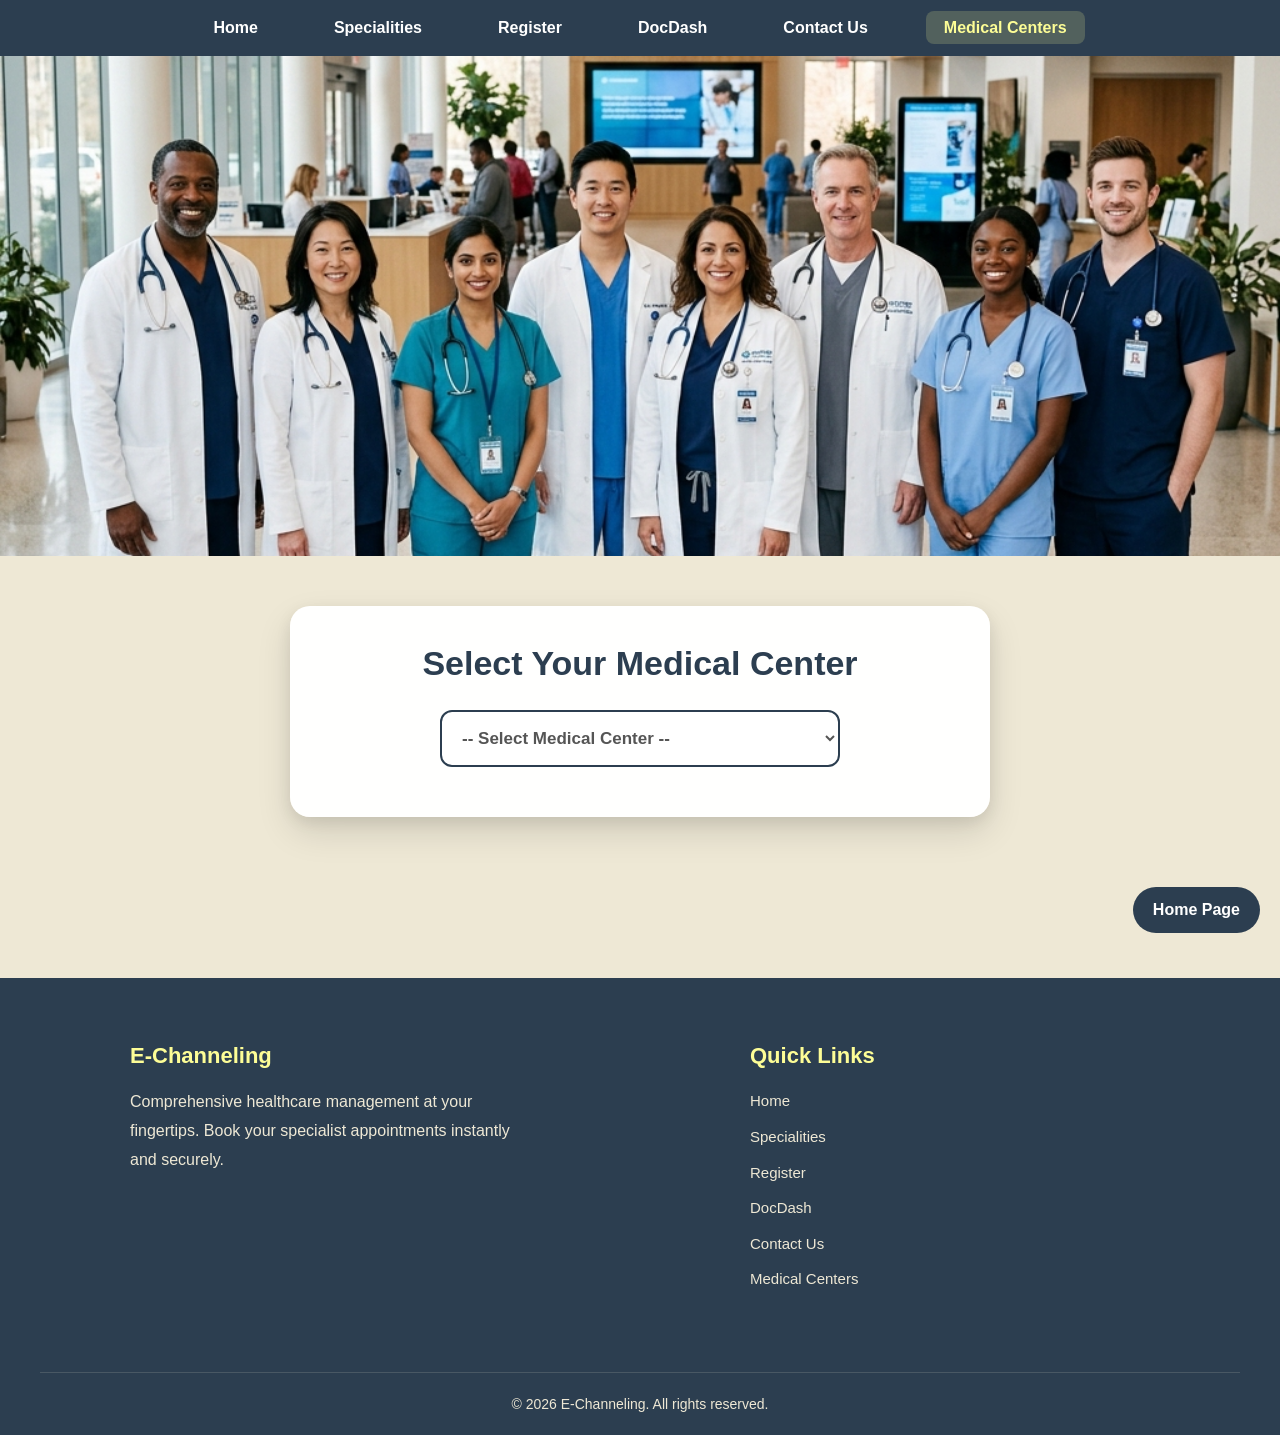
<file: med_centers.html>
<!DOCTYPE html>
<html lang="en">
<head>
    <meta charset="UTF-8">
    <meta name="viewport" content="width=device-width, initial-scale=1.0">
    <title>Medical Centers</title>
    <link rel="stylesheet" href="css/style.css">
    <link rel="stylesheet" href="css/med.css">
</head>
<body>
   <!-- Top Bar -->
        <nav class="topBar">
            <ul class="pageLinks">
                <li><a href="index.html">Home</a></li>
                <li><a href="specialities.html">Specialities</a></li>
                <li><a href="register.html">Register</a></li>
                <li><a href="doctors-dashboard.html">DocDash</a></li>
                <li><a href="contact.html">Contact Us</a></li>
                <li class="active"><a href="med_centers.html">Medical Centers</a></li>
            </ul>
        </nav>
        <!-- End of top bar --> 
        <img src="images/hero.jpg" alt="Medical Team" class="topImage">
        <!-- Image -->
            
    <div class="mc-selector">
        <h3>Select Your Medical Center</h3>

        <select id="medicalCenter" onchange="showCenterDetails()">
            <option value="">-- Select Medical Center --</option>
            <option value="matara">Matara Medical Center</option>
            <option value="galle">Galle Medical Center</option>
            <option value="colombo">Colombo Medical Center</option>
        </select>
    </div>

    <!-- Popup Modal -->
    <div id="medicalModal" class="mc-modal">
        <div class="mc-modal-content">
            <img id="hospitalImage" src="images/hospital.jpg" alt="Hospital Image">
            <div class="mc-details">
                <h2 id="hospitalTitle"></h2>
                <p id="hospitalDescription"></p>

                <div class="mc-buttons">
                    <button class="mc-proceed-btn" onclick="proceedPage()">
                        Proceed
                    </button>
                    <button class="mc-cancel-btn" onclick="closeModal()">
                        Cancel
                    </button>
                </div>
            </div>
        </div>
    </div>
        
    <div class="button-container">
        <a href="index.html" class="home-page-btn">Home Page</a>
    </div><br>

    <script>
    let selectedPage = "";

    function showCenterDetails() {
        const center = document.getElementById("medicalCenter").value;
        const modal = document.getElementById("medicalModal");
        const image = document.getElementById("hospitalImage");
        const title = document.getElementById("hospitalTitle");
        const description = document.getElementById("hospitalDescription");

        if(center === "matara") {
            image.src = "images/hospital.jpg";
            title.innerHTML = "Matara Medical Center";
            description.innerHTML = "Providing specialist consultations, modern healthcare facilities, and quality patient care with experienced medical professionals.";
            selectedPage = "matara.html";
        }
        else if(center === "galle") {
            image.src = "images/hospital.jpg";
            title.innerHTML = "Galle Medical Center";
            description.innerHTML = "Advanced healthcare services, expert doctors, and modern medical technologies dedicated to your wellbeing.";
            selectedPage = "galle.html";
        }
        else if(center === "colombo") {
            image.src = "images/hospital.jpg";
            title.innerHTML = "Colombo Medical Center";
            description.innerHTML = "Leading healthcare institution offering comprehensive treatments, specialist consultations, and patient-focused care.";
            selectedPage = "colombo.html";
        }

        modal.style.display = "block";
    }

    function closeModal() {
        document.getElementById("medicalModal").style.display = "none";
        document.getElementById("medicalCenter").selectedIndex = 0;
    }

    function proceedPage() {
        if(selectedPage !== "") {
            window.location.href = selectedPage;
        }
    }

    window.onclick = function(event) {
        const modal = document.getElementById("medicalModal");
        if(event.target == modal) {
            closeModal();
        }
    }
    </script>

    <!-- Footer   -->
    <footer class="footer">
        <div class="footerColumn">
            <h3 class="footerTitle">E-Channeling</h3>
            <p class="footerText">Comprehensive healthcare management at your fingertips. Book your specialist appointments instantly and securely.</p>
        </div>
        
        <div class="footerColumn">
            <h3 class="footerTitle">Quick Links</h3>
            <ul class="footerNav">
                <li><a href="index.html">Home</a></li>
                <li><a href="specialities.html">Specialities</a></li>
                <li><a href="register.html">Register</a></li>
                <li><a href="doctors-dashboard.html">DocDash</a></li>
                <li><a href="contact.html">Contact Us</a></li>
                <li><a href="med_centers.html">Medical Centers</a></li>
            </ul>
        </div>
        
        <div class="footerBottom">
            <p>&copy; 2026 E-Channeling. All rights reserved.</p>
        </div>
    </footer>
</body>
</html>
</file>
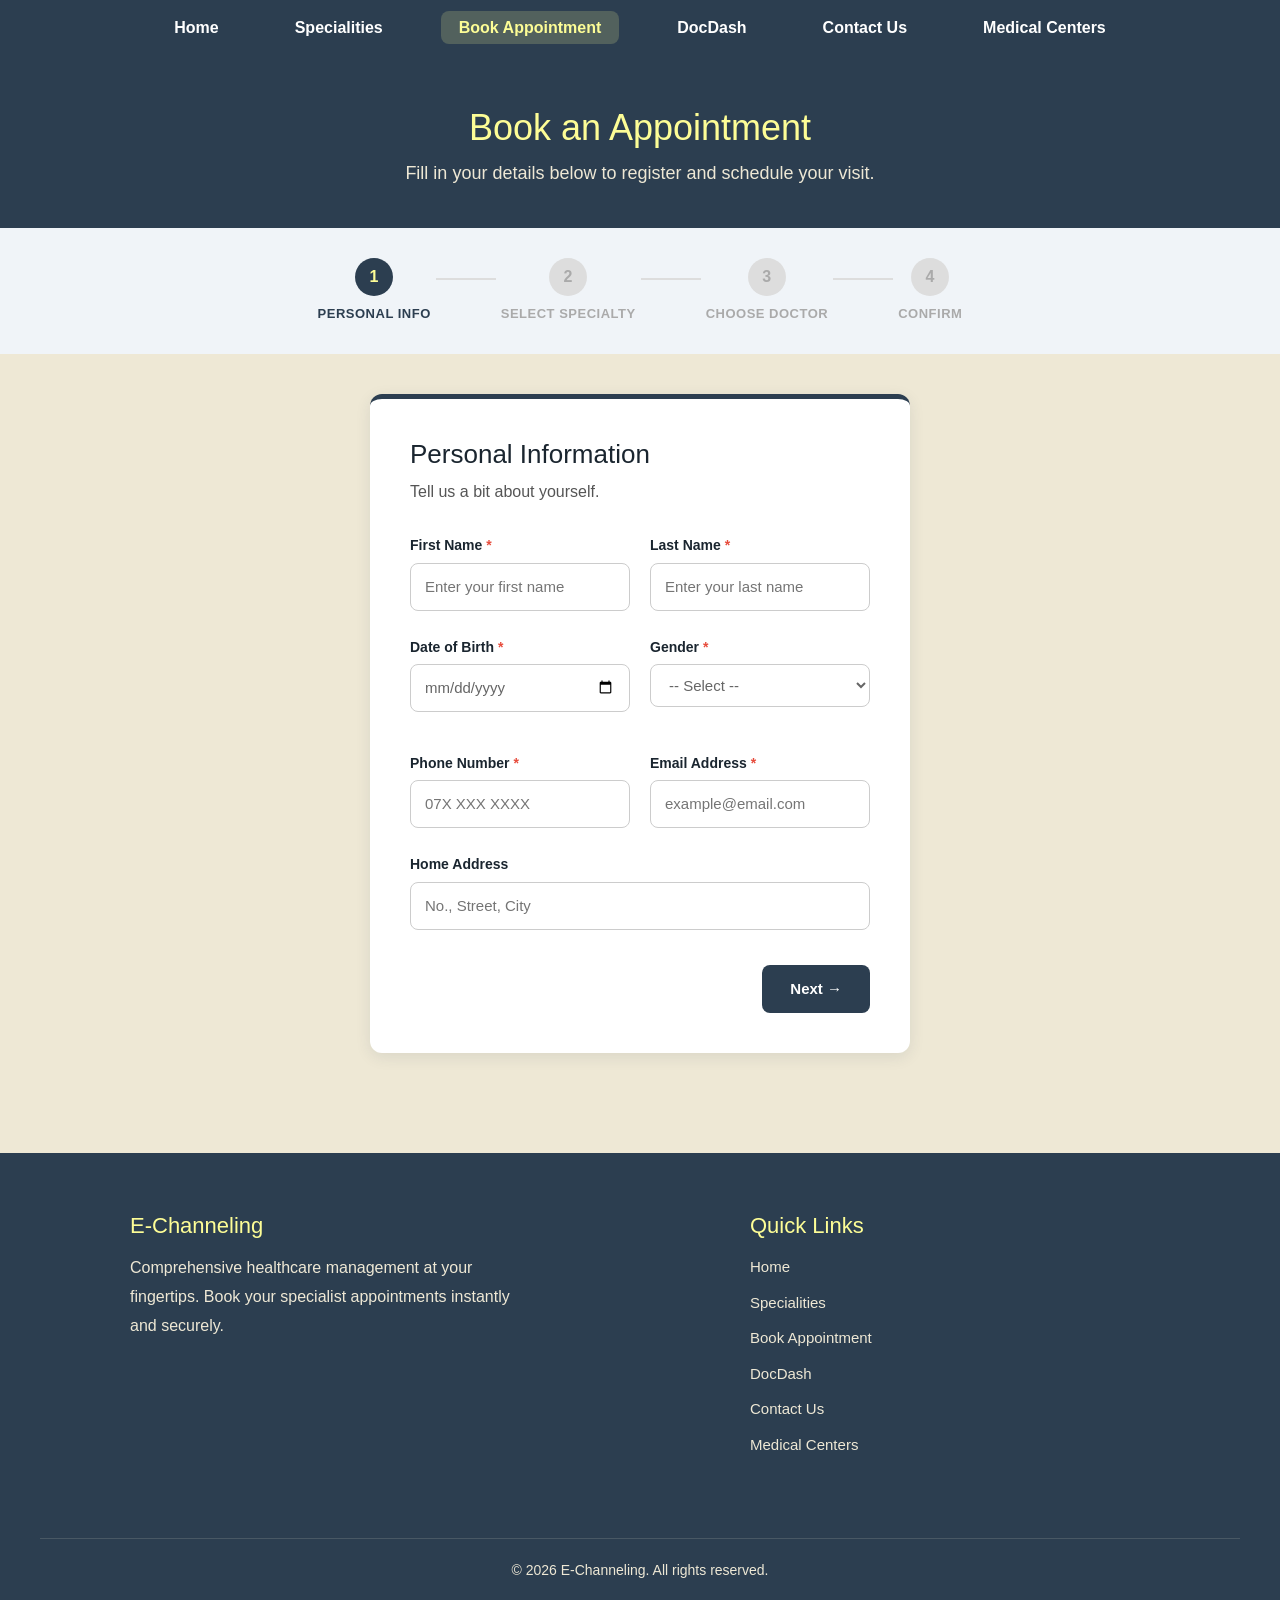
<file: register.html>
<!DOCTYPE html>
<html>
    <head>
        <meta charset="UTF-8">
        <title>E-Channeling | Register</title>
        <link href="https://cdn.jsdelivr.net/npm/bootstrap@5.3.3/dist/css/bootstrap.min.css" rel="stylesheet">
        <link rel="stylesheet" href="css/style.css">
    </head>
    <body>

        <!-- Top Bar -->
    <nav class="topBar">
        <ul class="pageLinks">
          <li><a href="index.html">Home</a></li>
          <li><a href="specialities.html">Specialities</a></li>
          <li class="active"><a href="register.html">Book Appointment</a></li>
          <li><a href="admin-login.html">DocDash</a></li>
          <li><a href="contact.html">Contact Us</a></li>
          <li><a href="med_centers.html">Medical Centers</a></li>
        </ul>
    </nav>
        <!-- End of Top Bar -->

        <!-- Page Header -->
        <div class="pageHeader">
            <h1>Book an Appointment</h1>
            <p>Fill in your details below to register and schedule your visit.</p>
        </div>

        <!-- Progress Steps -->
        <div class="progressBar">
            <div class="step active" id="step1Indicator">
                <div class="stepCircle">1</div>
                <span>Personal Info</span>
            </div>
            <div class="stepLine"></div>
            <div class="step" id="step2Indicator">
                <div class="stepCircle">2</div>
                <span>Select Specialty</span>
            </div>
            <div class="stepLine"></div>
            <div class="step" id="step3Indicator">
                <div class="stepCircle">3</div>
                <span>Choose Doctor</span>
            </div>
            <div class="stepLine"></div>
            <div class="step" id="step4Indicator">
                <div class="stepCircle">4</div>
                <span>Confirm</span>
            </div>
        </div>

        <!-- Form Container -->
        <form class="formContainer" id="registrationForm" onsubmit="event.preventDefault();">

            <!-- Step 1: Personal Information -->
            <div class="formStep" id="step1">
                <h2 class="stepTitle">Personal Information</h2>
                <p class="stepSubtitle">Tell us a bit about yourself.</p>

                <div class="formGrid">
                    <div class="formGroup">
                        <label for="firstName">First Name <span class="required">*</span></label>
                        <input type="text" id="firstName" placeholder="Enter your first name">
                        <span class="errorMsg" id="firstNameError">Please enter your first name.</span>
                    </div>

                    <div class="formGroup">
                        <label for="lastName">Last Name <span class="required">*</span></label>
                        <input type="text" id="lastName" placeholder="Enter your last name">
                        <span class="errorMsg" id="lastNameError">Please enter your last name.</span>
                    </div>

                    <div class="formGroup">
                        <label for="dob">Date of Birth <span class="required">*</span></label>
                        <input type="date" id="dob">
                        <span class="errorMsg" id="dobError">Please enter your date of birth.</span>
                    </div>

                    <div class="formGroup">
                        <label for="gender">Gender <span class="required">*</span></label>
                        <select id="gender">
                            <option value="">-- Select --</option>
                            <option value="male">Male</option>
                            <option value="female">Female</option>
                            <option value="other">Other</option>
                        </select>
                        <span class="errorMsg" id="genderError">Please select your gender.</span>
                    </div>

                    <div class="formGroup">
                        <label for="phone">Phone Number <span class="required">*</span></label>
                        <input type="tel" id="phone" placeholder="07X XXX XXXX">
                        <span class="errorMsg" id="phoneError">Please enter a valid phone number.</span>
                    </div>

                    <div class="formGroup">
                        <label for="email">Email Address <span class="required">*</span></label>
                        <input type="email" id="email" placeholder="example@email.com">
                        <span class="errorMsg" id="emailError">Please enter a valid email address.</span>
                    </div>

                    <div class="formGroup fullWidth">
                        <label for="address">Home Address</label>
                        <input type="text" id="address" placeholder="No., Street, City">
                    </div>
                </div>

                <div class="btnRow">
                    <button type="button" class="btnNext" onclick="goToStep(2)">Next →</button>
                </div>
            </div>

            <!-- Step 2: Select Disease / Specialty -->
            <div class="formStep hidden" id="step2">
                <h2 class="stepTitle">Select Your Concern</h2>
                <p class="stepSubtitle">Choose the health area you need help with.</p>

                <div class="formGroup">
                    <label for="disease">Disease / Condition <span class="required">*</span></label>
                    <select id="disease" onchange="updateDoctors()">
                        <option value="">-- Select a specialty --</option>
                        <option value="cardiology">Heart Disease (Cardiology)</option>
                        <option value="dermatology">Skin Issues (Dermatology)</option>
                        <option value="neurology">Headaches / Neurology</option>
                        <option value="orthopedics">Bone & Joint (Orthopedics)</option>
                        <option value="pediatrics">Child Health (Pediatrics)</option>
                        <option value="gynecology">Women's Health (Gynecology)</option>
                    </select>
                    <span class="errorMsg" id="diseaseError">Please select a condition.</span>
                </div>

                <div class="formGroup">
                    <label for="appointmentDate">Preferred Date <span class="required">*</span></label>
                    <input type="date" id="appointmentDate">
                    <span class="errorMsg" id="dateError">Please select a date.</span>
                    <span class="helperText" id="todayDisplay"></span>
                </div>

                <div class="formGroup">
                    <label for="appointmentTime">Preferred Time <span class="required">*</span></label>
                    <select id="appointmentTime">
                        <option value="">-- Select a time slot --</option>
                        <option value="08:00">08:00 AM</option>
                        <option value="09:00">09:00 AM</option>
                        <option value="10:00">10:00 AM</option>
                        <option value="11:00">11:00 AM</option>
                        <option value="14:00">02:00 PM</option>
                        <option value="15:00">03:00 PM</option>
                        <option value="16:00">04:00 PM</option>
                    </select>
                    <span class="errorMsg" id="timeError">Please select a time.</span>
                </div>

                <div class="formGroup">
                    <label for="notes">Additional Notes</label>
                    <textarea id="notes" placeholder="Describe your symptoms or any extra details..."></textarea>
                </div>

                <div class="btnRow">
                    <button type="button" class="btnBack" onclick="goToStep(1)">← Back</button>
                    <button type="button" class="btnNext" onclick="goToStep(3)">Next →</button>
                </div>
            </div>

            <!-- Step 3: Choose Doctor -->
            <div class="formStep hidden" id="step3">
                <h2 class="stepTitle">Choose Your Doctor</h2>
                <p class="stepSubtitle">Available doctors based on your selected condition.</p>

                <div class="doctorList" id="doctorList">
                    <!-- Doctors are populated by JavaScript -->
                </div>

                <span class="errorMsg" id="doctorError" style="display:none; text-align:center; margin-bottom:15px;">Please select a doctor.</span>

                <div class="btnRow">
                    <button type="button" class="btnBack" onclick="goToStep(2)">← Back</button>
                    <button type="button" class="btnNext" onclick="goToStep(4)">Next →</button>
                </div>
            </div>

            <!-- Step 4: Confirm -->
            <div class="formStep hidden" id="step4">
                <h2 class="stepTitle">Confirm Your Appointment</h2>
                <p class="stepSubtitle">Please review your details before submitting.</p>

                <div class="summaryBox" id="summaryBox">
                    <!-- Summary filled by JS -->
                </div>

                <div class="formGroup checkboxGroup">
                    <input type="checkbox" id="agreeTerms">
                    <label for="agreeTerms">I confirm that the above information is correct.</label>
                    <span class="errorMsg" id="termsError">Please confirm your details.</span>
                </div>

                <div class="btnRow">
                    <button type="button" class="btnBack" onclick="goToStep(3)">← Back</button>
                    <button type="button" class="btnSubmit" onclick="submitForm()">Confirm Appointment ✓</button>
                </div>
            </div>

            <!-- Success Message -->
            <div class="formStep hidden" id="stepSuccess">
                <div class="successBox">
                    <div class="successIcon">✓</div>
                    <h2>Appointment Booked!</h2>
                    <p id="successMessage"></p>
                    <p class="successNote">A confirmation will be sent to your email. Please arrive 10 minutes early.</p>
                    <button type="button" class="btnNext" onclick="resetForm()">Book Another Appointment</button>
                </div>
            </div>

        </form>
        <!-- End of Form Container -->

        <!-- Footer -->
        <footer class="footer">
            <div class="footerColumn">
                <h3 class="footerTitle">E-Channeling</h3>
                <p class="footerText">Comprehensive healthcare management at your fingertips. Book your specialist appointments instantly and securely.</p>
            </div>

            <div class="footerColumn">
                <h3 class="footerTitle">Quick Links</h3>
                <ul class="footerNav">
                    <li><a href="index.html">Home</a></li>
                    <li><a href="specialities.html">Specialities</a></li>
                    <li><a href="register.html">Book Appointment</a></li>
                    <li><a href="admin-login.html">DocDash</a></li>
                    <li><a href="contact.html">Contact Us</a></li>
                    <li><a href="med_centers.html">Medical Centers</a></li>
                </ul>
            </div>

            <div class="footerBottom">
                <p>&copy; 2026 E-Channeling. All rights reserved.</p>
            </div>
        </footer>

        <script src="https://code.jquery.com/jquery-3.7.1.min.js"></script>
        <script src="js/register.js"></script>
    </body>
</html>
</file>
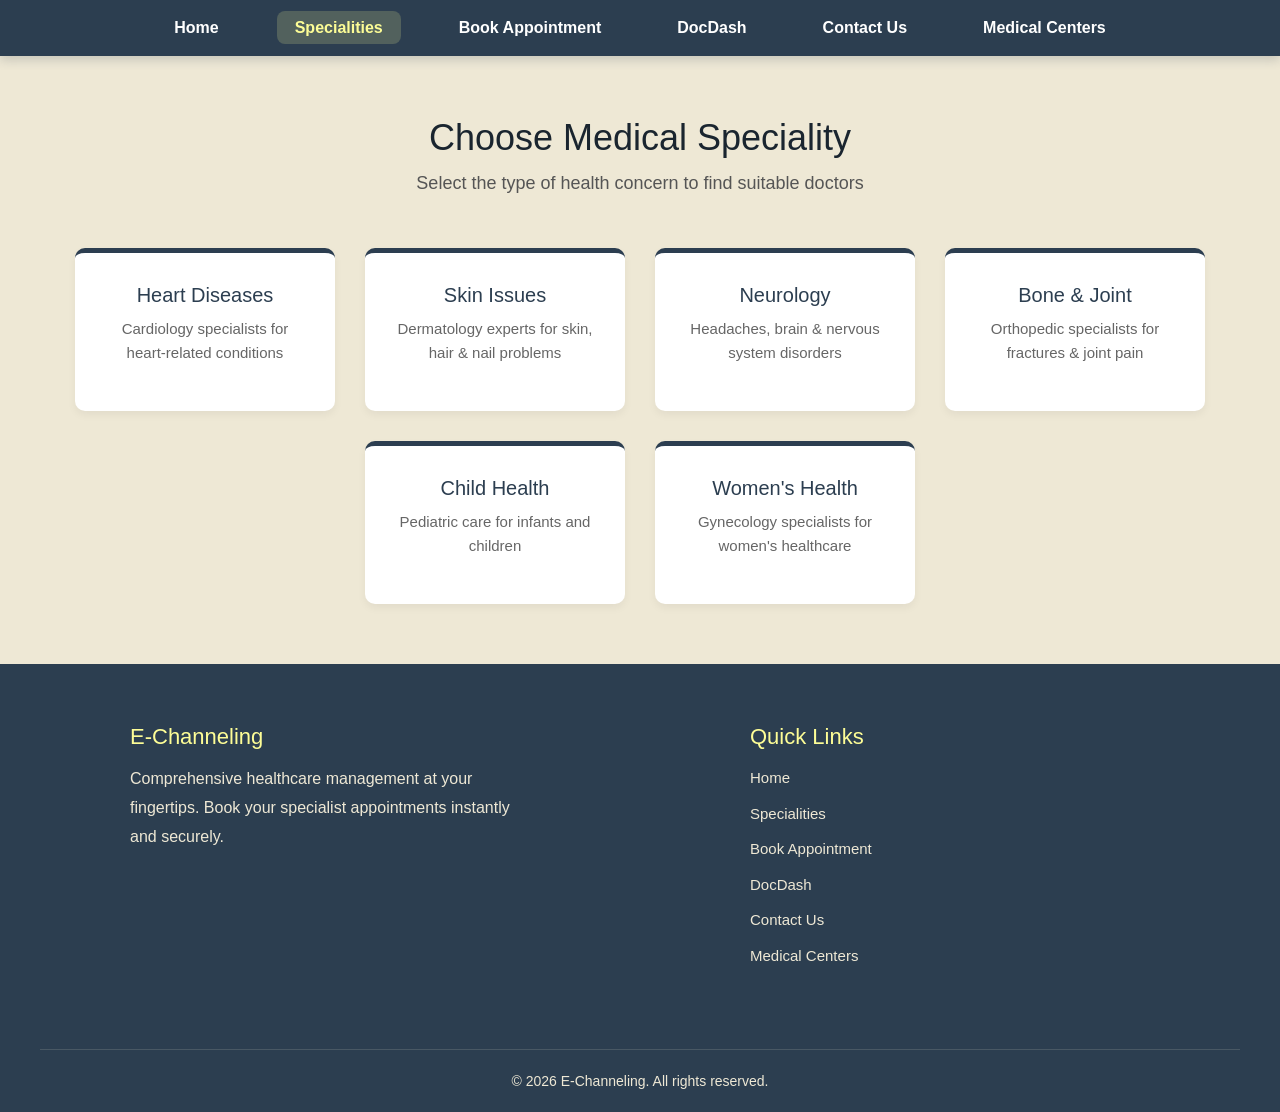
<file: specialities.html>
<!DOCTYPE html>
<html>
    <head>
        <meta charset="UTF-8">
        <title>E-Channeling|Specialities</title>
        <link href="https://cdn.jsdelivr.net/npm/bootstrap@5.3.3/dist/css/bootstrap.min.css" rel="stylesheet">
        <link rel="stylesheet" href="css/style.css">
        
        
    </head>
    <body>
        
    <nav class="topBar">
        <ul class="pageLinks">
          <li><a href="index.html">Home</a></li>
          <li class="active"><a href="specialities.html">Specialities</a></li>
          <li><a href="register.html">Book Appointment</a></li>
          <li><a href="admin-login.html">DocDash</a></li>
          <li><a href="contact.html">Contact Us</a></li>
          <li><a href="med_centers.html">Medical Centers</a></li>
        </ul>
    </nav>
<!-- End of top bar -->

<div class="services">
    <h2>Choose Medical Speciality</h2>
    <p class="servicesIntro">
        Select the type of health concern to find suitable doctors
    </p>

    <!-- Specialities grid-->
    <div class="servicesGrid">

        <!--Dasuni should link doctors to each speciality  -->
        
        <a href="doctors.html?dept=cardiology" class="serviceCard" data-value="cardiology">
            <h3> Heart Diseases</h3>
            <p>Cardiology specialists for heart-related conditions</p>
        </a>

        <a href="doctors.html?dept=dermatology" class="serviceCard" data-value="dermatology">
            <h3> Skin Issues</h3>
            <p>Dermatology experts for skin, hair & nail problems</p>
        </a>

        <a href="doctors.html?dept=neurology" class="serviceCard" data-value="neurology">
            <h3> Neurology</h3>
            <p>Headaches, brain & nervous system disorders</p>
        </a>

        <a href="doctors.html?dept=orthopedics" class="serviceCard" data-value="orthopedics">
            <h3> Bone & Joint</h3>
            <p>Orthopedic specialists for fractures & joint pain</p>
        </a>

        <a href="doctors.html?dept=pediatrics" class="serviceCard" data-value="pediatrics">
            <h3> Child Health</h3>
            <p>Pediatric care for infants and children</p>
        </a>

        <a href="doctors.html?dept=gynecology" class="serviceCard" data-value="gynecology">
            <h3> Women's Health</h3>
            <p>Gynecology specialists for women's healthcare</p>
        </a>

    </div>
</div>




<!-- Footer   -->

        <footer class="footer">
            <div class="footerColumn">
                <h3 class="footerTitle">E-Channeling</h3>
                <p class="footerText">Comprehensive healthcare management at your fingertips. Book your specialist appointments instantly and securely.</p>
            </div>
            
            <div class="footerColumn">
                <h3 class="footerTitle">Quick Links</h3>
                <ul class="footerNav">
                    <li><a href="index.html">Home</a></li>
                    <li><a href="specialities.html">Specialities</a></li>
                    <li><a href="register.html">Book Appointment</a></li>
                    <li><a href="admin-login.html">DocDash</a></li>
                    <li><a href="contact.html">Contact Us</a></li>
                    <li><a href="med_centers.html">Medical Centers</a></li>
                </ul>
            </div>
            
            <div class="footerBottom">
                <p>&copy; 2026 E-Channeling. All rights reserved.</p>
            </div>
        </footer>


    </body>
</html>
</file>
<file: css/style.css>
/*Styles designed for index.html*/

body {
    margin: 0;
    font-family: 'Segoe UI', Tahoma, Geneva, Verdana, sans-serif;
    background-color: #eee8d5;
}

.topBar {
    background-color: #2c3e50;
    padding: 15px 0;
    box-shadow: 0 4px 10px rgba(44, 62, 80, 0.2);
}

.pageLinks {
    list-style-type: none; 
    margin: 0;
    padding: 0;
    display: flex; 
    justify-content: center; 
    gap: 40px; 
}

.pageLinks a {
    color: #ffffff;
    text-decoration: none; 
    font-size: 16px;
    font-weight: bold;
    padding: 8px 18px;
    border-radius: 8px;
}

.pageLinks a:hover {
    background-color: #1a252f;
}



/*Styles for service cards*/

.services {
    padding: 60px 20px;
    text-align: center;
    max-width: 1200px;
    margin: 0 auto;
}

.services h2 {
    color: #1a252f; 
    font-size: 36px;
    margin-bottom: 10px;
}

.servicesIntro {
    color: #555;
    font-size: 18px;
    margin-bottom: 50px;
}

.servicesGrid {
    display: flex;
    flex-wrap: wrap; 
    gap: 30px; 
    justify-content: center;
}

.serviceCard {
    background-color: #ffffff; 
    border-top: 5px solid #2c3e50; 
    border-radius: 10px;
    padding: 30px;
    width: 260px; 
    transition: transform 0.3s ease, box-shadow 0.3s ease, border-color 0.3s ease;
    box-shadow: 0 4px 8px rgba(0, 0, 0, 0.05);
}

.serviceCard:hover {
    transform: translateY(-10px); 
    border-top: 5px solid #fdfd96; 
    box-shadow: 0 12px 20px rgba(44, 62, 80, 0.15);
}

.serviceCard h3 {
    color: #2c3e50;
    margin-top: 0;
    font-size: 22px;
}

.serviceCard p {
    color: #666;
    line-height: 1.6;
    font-size: 15px;
}



/*register button styles*/



#Register {
    background-color: #2c3e50;
    color: white;
    padding: 15px 30px;
    border: none;
    border-radius: 15px;
    cursor: pointer;
    position: fixed;
    bottom: 20px;
    right: 20px;
    z-index: 1000;
    box-shadow: 0 4px 6px rgba(0, 0, 0, 0.2);
    transition: all 0.3s ease;
}

#Register:hover {
    background-color: #1a252ff8;
    color: rgba(13, 4, 82, 0.793);
    box-shadow: 0 8px 15px rgba(0, 0, 0, 0.2);
    transform: translateY(-4px);
}

#Register:active {
    box-shadow: 0 2px 4px rgba(0, 0, 0, 0.2);
    background-color: #fdfd9695;
    transform: translateY(2px);
}

.topImage {
    width: 100%;
    height: 60vh;
    object-fit: cover;
}



/*patients feedback styles*/

.feedbackSection {
    padding: 60px 20px;
    text-align: center;
    background-color: #f0f4f8; 
}

.feedbackSection .title {
    color: #1a252f;
    font-size: 36px;
    margin-top: 0;
    margin-bottom: 10px;
}

.feedbackSection .subtitle {
    color: #555;
    font-size: 18px;
    margin-bottom: 50px;
}

.feedbackGrid {
    display: flex;
    flex-wrap: wrap;
    gap: 30px;
    justify-content: center;
    max-width: 1200px;
    margin: 0 auto;
}

.feedbackCard {
    background-color: #ffffff;
    padding: 30px;
    border-radius: 12px;
    width: 300px; 
    box-shadow: 0 4px 10px rgba(0, 0, 0, 0.05);
    border-bottom: 5px solid #2c3e50;
    transition: transform 0.3s ease, border-color 0.3s ease, box-shadow 0.3s ease;
}

.feedbackCard:hover {
    transform: translateY(-0.5px); 
    border-bottom: 5px solid #fdfd96;
    box-shadow: 0 8px 20px rgba(44, 62, 80, 0.1);
}

.feedbackCard h3 {
    color: #2c3e50;
    font-size: 20px;
    margin-top: 0;
    margin-bottom: 15px;
}

.feedbackCard .quote {
    color: #555;
    font-style: italic;
    line-height: 1.6;
    font-size: 15px;
    margin-bottom: 20px;
}

.feedbackCard .patientName {
    color: #1a252f;
    font-weight: bold;
    font-size: 16px;
    margin: 0;
}



/*stats section styles*/

.statsList {
    background-color: #2c3e50; 
    padding: 60px 20px;
    display: flex;
    flex-wrap: wrap; 
    justify-content: space-around; 
    align-items: center;
    text-align: center;
}

.statItem {
    min-width: 200px; 
    margin: 15px;
}

.statItem .number {
    color: #eee8d5; 
    font-size: 40px;
    margin: 0;
    font-weight: bold;
}

.statItem .number:hover {
    color: #eee8d5; 
    font-size: 40px;
    margin: 0;
    font-weight: bold;
    text-shadow: 2px 2px 4px rgba(0, 0, 0, 0.2); 
}

.statItem .description {
    color: #ffffff; 
    font-size: 16px;
    margin-top: 10px;
    margin-bottom: 0;
    font-weight: bold;
    text-transform: uppercase; 
    letter-spacing: 1px; 
}



/*styles for footer*/

.footer {
    background-color: #2c3e50;
    padding: 60px 40px 20px 40px;
    display: flex;
    flex-wrap: wrap;
    justify-content: space-around;
    gap: 40px;
}

.footerColumn {
    flex: 1;
    min-width: 250px; 
    max-width: 400px;
}

.footerTitle {
    color: #fdfd96;
    font-size: 22px;
    margin-top: 0;
    margin-bottom: 15px;
}

.footerText {
    color: #eee8d5;
    line-height: 1.8;
    font-size: 16px;
    margin: 0;
}

.footerBottom {
    width: 100%;
    text-align: center;
    margin-top: 40px;
    padding-top: 20px;
    border-top: 1px solid rgba(238, 232, 213, 0.15);
}

.footerBottom p {
    color: #eee8d5;
    font-size: 14px;
    margin: 0;
}

.footerLink {
    display: inline-block;
    background-color: #fdfd96;
    color: #1a252f;
    text-decoration: none;
    font-size: 16px;
    font-weight: bold;
    padding: 10px 24px;
    border-radius: 8px;
    margin-top: 10px;
    transition: background-color 0.3s ease;
}

.footerLink:hover {
    background-color: #eee8d5;
    box-shadow: 0 6px 12px rgba(0, 0, 0, 0.15);
}

.footerNav {
    list-style-type: none;
    padding: 0;
    margin: 0;
    display: flex;
    flex-direction: column;
    gap: 10px;
}

.footerNav a {
    color: #eee8d5;
    text-decoration: none;
    font-size: 15px;
    font-weight: 500;
    transition: color 0.3s ease;
}

.footerNav a:hover {
    color: #fdfd96;
}




/*Specialities page styles */

.serviceCard {
    text-decoration: none;
    display: block;
    color: inherit;
}

.serviceCard:hover h3 {
    color: #2c3e50;
}

a {
    text-decoration: none;
    
}

.serviceCard h3 {
    font-size: 20px;
    margin-bottom: 10px;
    transition: 0.3s;
}

.pageLinks a.active {
    background-color: #fdfd96;
    color: #1a252f;
}

.servicesGrid a {
    cursor: pointer;
}

* {
    margin: 0;
    padding: 0;
    box-sizing: border-box;
}

body {
    font-family: 'Inter', sans-serif;
    background-color: #eee8d5; /* Subtle off-white background matching the image */
    color: #666666;
    line-height: 1.6;
}

.main-container {
    max-width: 1200px;
    margin: 0 auto;
    padding: 40px 20px;
}



/*===TOP NAVBAR===*/

.navbar {
    background-color: #2c3e50; /* Deep Slate Blue */
    padding: 15px 0;
    width: 100%;
}

.nav-container {
    max-width: 1200px;
    margin: 0 auto;
    padding: 0 20px;
    display: flex;
    justify-content: center; /* Pushes links to the right like your image */
}

.nav-links a {
    color: #ffffff;
    text-decoration: none;
    font-size: 16px;
    font-weight: 600;
    margin-left: 30px;
    transition: color 0.3s ease;
}

.nav-links a:hover, 
.nav-links a.active {
    color: #fdfd96; 
}



/* ===== HERO & FORM SECTION=== */

.contact-hero-section {
    display: flex;
    align-items: center;
    justify-content: space-between;
    gap: 40px;
    margin-bottom: 60px;
    background: transparent;
}

.hero-image-wrapper {
   width: 50%;
    height: 450px;
    border-radius: 0 30% 30% 0; 
    overflow: hidden;
    
}

.hero-img {
   width:100%;
    height:460px;
    object-fit:cover;
    border-radius:0 50% 50% 0;
}



/* Form Container Styling */

.form-wrapper {
    flex: 1;
    padding: 20px;
}

.form-title {
    font-size: 36px;
    font-weight: 700;
    color: #000000;
    margin-bottom: 30px;
}

.form-group {
    margin-bottom: 25px;
}

.form-group label {
    display: block;
    font-size: 14px;
    font-weight: 700;
    color: #000000;
    margin-bottom: 8px;
}



/* Clean bottom-border only style inputs from image */

.form-group input,
.form-group textarea {
    width: 100%;
    padding: 10px 0;
    border: none;
    border-bottom: 1px solid #cccccc;
    background: transparent;
    font-size: 15px;
    color: #666666;
    outline: none;
    transition: border-color 0.3s;
}

.form-group input:focus,
.form-group textarea:focus {
    border-bottom: 1px solid #2c3e50;
}

.form-checkbox {
    display: flex;
    align-items: center;
    gap: 10px;
    margin-bottom: 30px;
    font-size: 14px;
}

.form-checkbox a {
    color: #2c3e50;
}



/* Dark Slate Submit Button */

.submit-btn {
    width: 100%;
    background-color: #2c3e50;
    color: #ffffff;
    border: none;
    padding: 15px;
    font-size: 16px;
    font-weight: 600;
    letter-spacing: 1px;
    cursor: pointer;
    border-radius: 4px;
    transition: background-color 0.3s ease;
}

.submit-btn:hover {
    background-color: #1a252f;
}



/* === INFO BOXES / CARDS (WITH HOVER ACTION)=== */

.info-cards-container {
    display: flex;
    justify-content: space-between;
    gap: 20px;
    margin-bottom: 40px;
}

.info-card {
    flex: 1;
    background-color: #2c3e50; 
    color: #ffffff;
    padding: 40px 30px;
    border-radius: 4px;
    text-align: left;
    transition: all 0.3s ease;
    cursor: pointer;
}

.icon-box {
    font-size: 24px;
    margin-bottom: 15px;
    color: #ffffff;
}

.info-card h3 {
    font-size: 18px;
    font-weight: 700;
    letter-spacing: 1px;
    margin-bottom: 15px;
}

.info-card p {
    font-size: 14px;
    margin-bottom: 5px;
    color: #e2e8f0;
}



/* --- HOVER ACTION REQURIED BY USER --- */

.info-card:hover {
    background-color: #1a252f; 
    transform: translateY(-5px); 
    box-shadow: 0 10px 20px rgba(0, 0, 0, 0.15); 
}



/* ====FOOTER === */

.footer {
    background-color: #2c3e50;
    color: #ffffff;
    padding: 50px 0 20px 0;
    margin-top: 60px;
    position: relative;
}

.footer-container {
    max-width: 1200px;
    margin: 0 auto;
    padding: 0 20px;
    display: flex;
    justify-content: space-between;
    align-items: flex-start;
    gap: 40px;
}

.footer-left {
    max-width: 450px;
}

.footer-logo {
    color: #fdfd96; 
    font-size: 22px;
    font-weight: 700;
    margin-bottom: 15px;
}

.footer-text {
    font-size: 14px;
    color: #fdfd96;
    line-height: 1.6;
}

.footer-right {
    text-align: left;
}

.footer-contact-heading {
    color: #fdfd96; 
    font-size: 20px;
    font-weight: 700;
    margin-bottom: 15px;
}



/* Pale yellow contact button */

.footer-btn {
    display: inline-block;
    background-color: #fdfd96;
    color: #2c3e50;
    text-decoration: none;
    padding: 10px 25px;
    font-weight: 600;
    font-size: 14px;
    border-radius: 8px;
    transition: background-color 0.3s ease;
}

.footer-btn:hover {
    background-color: #eee8d5;
}



/* Footer Bottom Strip */

.footer-bottom {
    max-width: 1200px;
    margin: 40px auto 0 auto;
    padding: 20px 20px 0 20px;
    border-top: 1px solid rgba(255, 255, 255, 0.1);
    display: flex;
    justify-content: center;
    align-items: center;
    font-size: 13px;
    color: #94a3b8;
}



/* Floating Register Button at the Bottom Right */

.register-floating-btn {
    position: absolute;
    bottom: 15px;
    right: 20px;
    background-color: #2c3e50;
    border: 1px solid rgba(255, 255, 255, 0.2);
    color: #ffffff;
    padding: 8px 16px;
    font-size: 13px;
    border-radius: 20px;
    cursor: pointer;
    transition: background-color 0.3s;
}

.register-floating-btn:hover {
    background-color: #1a252f;
}



/* ===RESPONSIVE LAYOUT (Mobile Optimization) === */

@media (max-width: 768px) {
  .contact-hero-section {
        flex-direction: column;
    }
  .hero-image-wrapper {
        width: 100%;
        border-radius: 0 0 100px 100px;
        height: 300px;
    }
  .info-cards-container {
        flex-direction: column;
        gap: 15px;
    }
  .footer-container {
        flex-direction: column;
        gap: 30px;
    }
  .nav-container {
        justify-content: center;
    }
  .nav-links a {
        margin: 0 10px;
    }
}

body {
    font-family: 'Inter', sans-serif;
    background-color: #eee8d5;
    color: #666666;
    line-height: 1.6;
}

.navbar {
    background-color: #2c3e50; 
    padding: 15px 0;
    width: 100%;
}

.nav-container {
    max-width: 1200px;
    margin: 0 auto;
    padding: 0 20px;
    display: flex;
    justify-content: center; 
}

header,.dept-content h2{
  max-width: 1080px;
  margin: 0 auto 36px;
}

header > p:first-child{
  font-size: 13px;
  font-weight: 700;
  letter-spacing: 0.12em;
  color: #555555;
  margin-bottom: 10px;
}

header h1,.dept-content h2{
    color:#555555;
    font-weight: 800;
    margin-bottom: 8px;
}

header > p:nth-of-type(2){
  color: #555555;
  font-size: 16px;
  max-width: 480px;
  margin-bottom: 28px;
}

.d1 {
  display: grid;
  grid-template-columns: repeat(4, 1fr);
  justify-content: center;
  padding: 5px;
  gap: 20px;
  max-width: 1080px;
  margin: 36px auto 0;

}

.d1 div {
  background-color: #2c3e50;
  padding: 10px;
  text-align: center;
  flex-basis: 500px;
  color: #ffffff;
  
}

.d1 a {
  text-decoration: none;
   color: inherit; 

}

.d1 > div {
  transition: transform 0.3s ease, box-shadow 0.3s ease;
}

.d1 > div:hover {
  transform: scale(1.11);
  box-shadow: 0 6px 16px rgba(12, 0, 0, 0.2);
  z-index: 1; 
}

.dept-content h2{
  background-color: #2c3e50;
  color: #ffffff;
  padding: 10px;
  justify-content: center;
  text-align: center;
}

p{
    font-size:small;
}

.hidden {
  display: none;
}

.d2 {
  cursor: pointer;
}

.opd {
  display:flex;
  flex-flow: row wrap;
 justify-content: center;
  padding: 5px;
  gap: 20px;
}

.opd div {
  background-color: #dcdcdc;
  padding: 10px;
  text-align: center;
  flex-basis: 10px;
  color: #000000;
  
}

.opd > div {
  transition: transform 0.3s ease, box-shadow 0.3s ease;
}

.opd > div:hover {
  transform: scale(1);
  box-shadow: 0 6px 16px rgba(12, 0, 0, 0.2);
  z-index: 1; 
}



.f1{
    background-color: #2c3e50;
    color: #ffffff;
    padding: 20px 0 20px 0;
    margin-top: 60px;
   }

button{
    background-color: #fdfd96;
    color: #2c3e50;
    text-decoration: none;
    padding: 10px 25px;
    font-weight: 600;
    font-size: 14px;
    border-radius: 8px;
    transition: background-color 0.3s ease;
    border:none;
}

@media (max-width: 920px) {
  .d1{
    grid-template-columns: repeat(2, 1fr);
  }
}

@media (max-width: 540px) {
  .d1{
    grid-template-columns: 1fr;
  }
  .search-bar{
    max-width: 100%;
  }
  body{
    padding: 28px 16px 60px;
  }
}

/* register.css - Styles for register.html */



/* Uses the same color theme as Styles.css */



/* Page Header */

.pageHeader {
    background-color: #2c3e50;
    color: white;
    text-align: center;
    padding: 50px 20px 40px 20px;
}

.pageHeader h1 {
    font-size: 36px;
    margin: 0 0 10px 0;
    color: #fdfd96;
}

.pageHeader p {
    font-size: 18px;
    color: #eee8d5;
    margin: 0;
}



/* Progress Bar */

.progressBar {
    display: flex;
    justify-content: center;
    align-items: center;
    padding: 30px 20px;
    background-color: #f0f4f8;
    flex-wrap: wrap;
    gap: 5px;
}

.step {
    display: flex;
    flex-direction: column;
    align-items: center;
    gap: 8px;
    color: #aaa;
    font-size: 13px;
    font-weight: bold;
    text-transform: uppercase;
    letter-spacing: 0.5px;
    transition: color 0.3s ease;
}

.step.active {
    color: #2c3e50;
}

.step.done {
    color: #2c3e50;
}

.stepCircle {
    width: 38px;
    height: 38px;
    border-radius: 50%;
    background-color: #ddd;
    display: flex;
    align-items: center;
    justify-content: center;
    font-size: 16px;
    font-weight: bold;
    color: #aaa;
    transition: background-color 0.3s ease, color 0.3s ease;
}

.step.active .stepCircle {
    background-color: #2c3e50;
    color: #fdfd96;
}

.step.done .stepCircle {
    background-color: #2c3e50;
    color: white;
}

.stepLine {
    width: 60px;
    height: 2px;
    background-color: #ddd;
    margin-bottom: 24px;
}



/* Form Container */

.formContainer {
    max-width: 750px;
    margin: 40px auto;
    padding: 0 20px 60px 20px;
}



/* Form Step */

.formStep {
    background-color: #ffffff;
    border-radius: 12px;
    padding: 40px;
    box-shadow: 0 4px 15px rgba(44, 62, 80, 0.1);
    border-top: 5px solid #2c3e50;
}

.formStep.hidden {
    display: none;
}

.stepTitle {
    color: #1a252f;
    font-size: 26px;
    margin: 0 0 8px 0;
}

.stepSubtitle {
    color: #555;
    font-size: 16px;
    margin: 0 0 30px 0;
}



/* Form Grid (two columns) */

.formGrid {
    display: grid;
    grid-template-columns: 1fr 1fr;
    gap: 20px;
}

.fullWidth {
    grid-column: 1 / -1;
}



/* Form Group */

.formGroup {
    display: flex;
    flex-direction: column;
    gap: 6px;
    margin-bottom: 5px;
}

.formGroup label {
    font-size: 14px;
    font-weight: bold;
    color: #1a252f;
}

.formGroup input,
.formGroup select,
.formGroup textarea {
    padding: 11px 14px;
    border: 1.5px solid #ccc;
    border-radius: 8px;
    font-size: 15px;
    color: #666666;
    background-color: #ffffff;
    transition: border-color 0.3s ease;
    font-family: 'Segoe UI', Tahoma, Geneva, Verdana, sans-serif;
}

.formGroup input:focus,
.formGroup select:focus,
.formGroup textarea:focus {
    outline: none;
    border-color: #2c3e50;
    background-color: #fff;
}

.formGroup input.inputError,
.formGroup select.inputError,
.formGroup textarea.inputError {
    border-color: #e74c3c;
}

.formGroup textarea {
    resize: vertical;
    min-height: 90px;
}

.required {
    color: #e74c3c;
}

.errorMsg {
    color: #e74c3c;
    font-size: 12px;
    display: none;
}

.helperText {
    color: #888;
    font-size: 12px;
}



/* Checkbox Group */

.checkboxGroup {
    flex-direction: row;
    align-items: center;
    gap: 10px;
    margin-bottom: 20px;
    flex-wrap: wrap;
}

.checkboxGroup input[type="checkbox"] {
    width: 18px;
    height: 18px;
    cursor: pointer;
    padding: 0;
    border: none;
}

.checkboxGroup label {
    font-size: 15px;
    color: #666666;
    cursor: pointer;
}

.checkboxGroup .errorMsg {
    width: 100%;
    margin-top: -5px;
}



/* Button Row */

.btnRow {
    display: flex;
    justify-content: flex-end;
    gap: 15px;
    margin-top: 30px;
}

.btnNext {
    background-color: #2c3e50;
    color: white;
    border: none;
    padding: 12px 28px;
    border-radius: 8px;
    font-size: 15px;
    font-weight: bold;
    cursor: pointer;
    transition: background-color 0.3s ease, transform 0.2s ease;
}

.btnNext:hover {
    background-color: #1a252f;
    transform: translateY(-2px);
}

.btnBack {
    background-color: transparent;
    color: #2c3e50;
    border: 2px solid #2c3e50;
    padding: 12px 28px;
    border-radius: 8px;
    font-size: 15px;
    font-weight: bold;
    cursor: pointer;
    transition: all 0.3s ease;
}

.btnBack:hover {
    background-color: #eee8d5;
}

.btnSubmit {
    background-color: #2c3e50;
    color: #fdfd96;
    border: none;
    padding: 12px 28px;
    border-radius: 8px;
    font-size: 15px;
    font-weight: bold;
    cursor: pointer;
    transition: background-color 0.3s ease, transform 0.2s ease;
}

.btnSubmit:hover {
    background-color: #1a252f;
    transform: translateY(-2px);
}



/* Doctor Cards */

.doctorList {
    display: flex;
    flex-direction: column;
    gap: 15px;
    margin-bottom: 20px;
}

.doctorCard {
    display: flex;
    align-items: center;
    gap: 18px;
    padding: 18px 20px;
    border: 2px solid #ddd;
    border-radius: 10px;
    cursor: pointer;
    transition: border-color 0.3s ease, box-shadow 0.3s ease, background-color 0.3s ease;
    background-color: #ffffff;
}

.doctorCard:hover {
    border-color: #2c3e50;
    box-shadow: 0 4px 12px rgba(44, 62, 80, 0.1);
}

.doctorCard.selected {
    border-color: #2c3e50;
    background-color: #f0f4f8;
    box-shadow: 0 4px 12px rgba(44, 62, 80, 0.15);
}

.doctorAvatar {
    width: 52px;
    height: 52px;
    border-radius: 50%;
    background-color: #2c3e50;
    color: #fdfd96;
    display: flex;
    align-items: center;
    justify-content: center;
    font-size: 20px;
    font-weight: bold;
    flex-shrink: 0;
}

.doctorInfo h4 {
    margin: 0 0 4px 0;
    color: #1a252f;
    font-size: 17px;
}

.doctorInfo p {
    margin: 0;
    color: #666;
    font-size: 14px;
}

.doctorBadge {
    margin-left: auto;
    background-color: #eee8d5;
    color: #2c3e50;
    font-size: 12px;
    font-weight: bold;
    padding: 4px 10px;
    border-radius: 20px;
    flex-shrink: 0;
}



/* Summary Box */

.summaryBox {
    background-color: #f0f4f8;
    border-radius: 10px;
    padding: 25px 30px;
    margin-bottom: 25px;
}

.summaryRow {
    display: flex;
    justify-content: space-between;
    padding: 10px 0;
    border-bottom: 1px solid #ddd;
    font-size: 15px;
    flex-wrap: wrap;
    gap: 5px;
}

.summaryRow:last-child {
    border-bottom: none;
}

.summaryLabel {
    color: #555;
    font-weight: bold;
}

.summaryValue {
    color: #1a252f;
    text-align: right;
}



/* Success Box */

.successBox {
    text-align: center;
    padding: 20px 0;
}

.successIcon {
    width: 70px;
    height: 70px;
    background-color: #2c3e50;
    color: #fdfd96;
    border-radius: 50%;
    font-size: 36px;
    display: flex;
    align-items: center;
    justify-content: center;
    margin: 0 auto 20px auto;
}

.successBox h2 {
    color: #1a252f;
    font-size: 28px;
    margin: 0 0 12px 0;
}

.successBox p {
    color: #555;
    font-size: 16px;
    margin: 0 0 10px 0;
}

.successNote {
    color: #888;
    font-size: 14px;
    font-style: italic;
    margin-bottom: 30px !important;
}



/* Responsive */

@media (max-width: 600px) {
  .formGrid {
        grid-template-columns: 1fr;
    }
  .formStep {
        padding: 25px 20px;
    }
  .stepLine {
        width: 25px;
    }
  .btnRow {
        flex-direction: column;
    }
  .btnBack, .btnNext, .btnSubmit {
        width: 100%;
        text-align: center;
    }
}

/* --------------Reset & Base --------------- */

*, *::before, *::after { box-sizing: border-box; margin: 0; padding: 0; }

body {
  font-family: 'Segoe UI', Tahoma, Geneva, Verdana, sans-serif;
  background-color: #eee8d5;
  color: #1a252f;
  min-height: 100vh;
  display: flex;
  flex-direction: column;
}



/* -------- Top Nav ---------- */

.topBar {
  background-color: #2c3e50;
  padding: 15px 0;
  box-shadow: 0 4px 10px rgba(44,62,80,.2);
  flex-shrink: 0;
}

.pageLinks {
  list-style: none;
  display: flex;
  justify-content: center;
  gap: 40px;
  padding: 0; margin: 0;
}

.pageLinks a {
  color: #fff;
  text-decoration: none;
  font-size: 16px;
  font-weight: bold;
  padding: 8px 18px;
  border-radius: 8px;
  transition: background .2s;
}

.pageLinks a:hover   { background: #1a252f; }

.pageLinks li.active a { background: rgba(253,253,150,.18); color: #fdfd96; }



/* -------- Footer ---------- */

.footer {
  background-color: #2c3e50;
  padding: 60px 40px 20px;
  display: flex;
  flex-wrap: wrap;
  justify-content: space-around;
  gap: 40px;
  margin-top: auto;
}

.footerColumn  { flex:1; min-width:250px; max-width:400px; }

.footerTitle   { color:#fdfd96; font-size:22px; margin:0 0 15px; }

.footerText    { color:#eee8d5; line-height:1.8; font-size:16px; margin:0; }

.footerBottom  { width:100%; text-align:center; margin-top:40px; padding-top:20px; border-top:1px solid rgba(238,232,213,.15); }

.footerBottom p { color:#eee8d5; font-size:14px; margin:0; }

.footerLink {
  display:inline-block; background:#fdfd96; color:#1a252f;
  text-decoration:none; font-size:16px; font-weight:bold;
  padding:10px 24px; border-radius:8px; margin-top:10px;
  transition: background .3s;
}

.footerLink:hover { background:#eee8d5; box-shadow:0 6px 12px rgba(0,0,0,.15); }



/* ---------- LOGIN PAGE--------------*/

.login-page { background: #eee8d5; }

.login-wrapper {
  display: flex;
  flex: 1;
  align-items: stretch;
  max-width: 1000px;
  margin: 48px auto;
  width: 90%;
  border-radius: 16px;
  overflow: hidden;
  box-shadow: 0 8px 40px rgba(44,62,80,.18);
}



/* -------Left: login card --------*/

.login-card {
  background: #fff;
  padding: 48px 44px;
  flex: 1;
  display: flex;
  flex-direction: column;
  justify-content: center;
}

.login-brand { text-align: center; margin-bottom: 6px; }

.brand-icon  {
  width: 60px; height: 60px; border-radius: 50%;
  background: #2c3e50;
  color: #fdfd96;
  font-size: 28px;
  display: flex; align-items: center; justify-content: center;
  margin: 0 auto 12px;
}

.brand-name { font-size: 22px; font-weight: 700; color: #2c3e50; }

.brand-sub  { font-size: 13px; color: #5a6380; margin-top: 2px; }

.login-divider {
  height: 1px;
  background: #e2e6ef;
  margin: 24px 0;
}

.login-title { font-size: 20px; font-weight: 700; color: #1a252f; margin-bottom: 6px; }

.login-desc  { font-size: 13px; color: #5a6380; margin-bottom: 22px; }



/* --------Error box ---------*/

.error-box {
  display: none;
  align-items: center;
  gap: 8px;
  background: #fcebeb;
  color: #a32d2d;
  border: 0.5px solid #e8b0b0;
  border-radius: 8px;
  padding: 10px 14px;
  font-size: 13px;
  font-weight: 500;
  margin-bottom: 16px;
}



/* ------- Form ---------*/

.login-form { display: flex; flex-direction: column; gap: 0; }

.form-field  { margin-bottom: 18px; }

.form-label  {
  display: flex; align-items: center; gap: 6px;
  font-size: 13px; font-weight: 600; color: #2c3e50;
  margin-bottom: 6px;
}

.form-input {
  width: 100%; padding: 10px 14px;
  border: 1.5px solid #ddd8c8;
  border-radius: 8px;
  font-size: 14px; color: #1a252f;
  font-family: inherit;
  outline: none;
  transition: border-color .15s, box-shadow .15s;
  background: #ffffff;
}

.form-input:focus {
  border-color: #2c3e50;
  box-shadow: 0 0 0 3px rgba(44,62,80,.10);
  background: #fff;
}

.pw-wrap  { position: relative; }

.pw-toggle {
  position: absolute; right: 10px; top: 50%;
  transform: translateY(-50%);
  background: none; border: none; cursor: pointer;
  color: #9aa0b8; font-size: 18px; padding: 2px;
  line-height: 1;
}

.pw-toggle:hover { color: #2c3e50; }

.form-hint {
  font-size: 12px; color: #9aa0b8;
  background: #f0f4f8;
  border-radius: 6px;
  padding: 8px 12px;
  margin-bottom: 22px;
  display: flex; align-items: center; gap: 5px;
}

.form-hint strong { color: #2c3e50; }

.login-btn {
  width: 100%;
  padding: 12px;
  background: #2c3e50;
  color: #fdfd96;
  border: none;
  border-radius: 8px;
  font-size: 15px;
  font-weight: 700;
  cursor: pointer;
  display: flex; align-items: center; justify-content: center; gap: 8px;
  transition: opacity .15s, transform .1s;
}

.login-btn:hover  { opacity: .88; transform: translateY(-1px); }

.login-btn:active { transform: translateY(1px); }



/* --------- Right: illustration panel -------------*/

.login-panel {
  background: #2c3e50;
  width: 340px;
  flex-shrink: 0;
  display: flex;
  align-items: center;
  justify-content: center;
  padding: 40px 32px;
}

.panel-content { color: #eee8d5; }

.panel-icon {
  font-size: 48px; color: #fdfd96;
  margin-bottom: 20px; display: block;
}

.panel-title { font-size: 22px; font-weight: 700; color: #fdfd96; margin-bottom: 12px; }

.panel-text  { font-size: 14px; line-height: 1.7; color: #b0bec5; margin-bottom: 24px; }

.panel-features { list-style: none; padding: 0; margin-bottom: 32px; }

.panel-features li {
  display: flex; align-items: center; gap: 8px;
  font-size: 13px; color: #eee8d5;
  margin-bottom: 10px;
}

.panel-features i { color: #fdfd96; font-size: 15px; }

.panel-stat-row { display: flex; gap: 0; border-top: 1px solid rgba(238,232,213,.2); padding-top: 24px; }

.panel-stat    { flex: 1; text-align: center; }

.panel-stat + .panel-stat { border-left: 1px solid rgba(238,232,213,.2); }

.ps-num   { display: block; font-size: 22px; font-weight: 700; color: #fdfd96; }

.ps-label { display: block; font-size: 11px; color: #b0bec5; margin-top: 3px; }



/*---------- DASHBOARD HEADER-------------*/

.dash-header {
  background: #2c3e50;
  padding: 14px 36px;
  display: flex;
  align-items: center;
  justify-content: space-between;
  flex-wrap: wrap;
  gap: 12px;
  border-bottom: 2px solid #1a252f;
}

.dash-header-left { display: flex; align-items: center; gap: 14px; }

.dash-icon {
  width: 42px; height: 42px;
  background: rgba(253,253,150,.15);
  border-radius: 10px;
  font-size: 22px; color: #fdfd96;
  display: flex; align-items: center; justify-content: center;
}

.dash-title { font-size: 18px; font-weight: 700; color: #fdfd96; }

.dash-sub   { font-size: 12px; color: #b0bec5; margin-top: 1px; }

.dash-header-right { display: flex; align-items: center; gap: 12px; }

.admin-chip {
  display: flex; align-items: center; gap: 8px;
  padding: 5px 12px;
  background: rgba(255,255,255,.10);
  border-radius: 20px;
  font-size: 12px; color: #eee8d5;
}

.admin-avatar {
  width: 26px; height: 26px;
  border-radius: 50%;
  background: #fdfd96; color: #1a252f;
  font-size: 11px; font-weight: 700;
  display: flex; align-items: center; justify-content: center;
}

.logout-btn {
  display: flex; align-items: center; gap: 6px;
  padding: 7px 14px;
  background: rgba(252,235,235,.15);
  color: #ffb3b3;
  border: 0.5px solid rgba(163,45,45,.4);
  border-radius: 8px;
  font-size: 12px; font-weight: 600;
  text-decoration: none;
  transition: background .15s;
}

.logout-btn:hover { background: rgba(252,235,235,.25); }



/* -------------- Stats bar ----------------- */

.stats-bar {
  background: #fff;
  border-bottom: 0.5px solid #ddd8c8;
  display: flex;
  align-items: center;
  flex-wrap: wrap;
  padding: 0 36px;
  box-shadow: 0 1px 4px rgba(44,62,80,.07);
}

.stat-item {
  display: flex; align-items: center; gap: 10px;
  padding: 16px 24px;
}

.stat-item > i { font-size: 22px; color: #2c3e50; }

.stat-num  { display: block; font-size: 20px; font-weight: 700; color: #2c3e50; line-height: 1; }

.stat-lbl  { display: block; font-size: 11px; color: #9aa0b8; margin-top: 2px; }

.stat-divider { width: 1px; height: 40px; background: #ddd8c8; }



/* -----------Dashboard content ------------ */

.dash-content {
  max-width: 1100px;
  margin: 0 auto;
  padding: 32px 24px 48px;
  flex: 1;
  width: 100%;
}

.section-hd {
  display: flex;
  align-items: center;
  justify-content: space-between;
  margin-bottom: 24px;
  flex-wrap: wrap;
  gap: 12px;
}

.section-title {
  font-size: 18px; font-weight: 700;
  color: #2c3e50;
  display: flex; align-items: center; gap: 8px;
}

.filter-row { display: flex; gap: 10px; flex-wrap: wrap; }

.search-input {
  padding: 8px 14px;
  border: 1.5px solid #ddd8c8;
  border-radius: 8px;
  font-size: 13px;
  font-family: inherit;
  outline: none;
  width: 220px;
  transition: border-color .15s;
  background: #fff;
}

.search-input:focus { border-color: #2c3e50; }

.filter-select {
  padding: 8px 12px;
  border: 1.5px solid #ddd8c8;
  border-radius: 8px;
  font-size: 13px;
  font-family: inherit;
  outline: none;
  background: #fff;
  cursor: pointer;
}



/* ------------- Doctor cards grid --------------- */

.doctor-grid {
  display: grid;
  grid-template-columns: repeat(auto-fill, minmax(300px, 1fr));
  gap: 20px;
}

.doc-card {
  background: #fff;
  border-radius: 14px;
  border: 0.5px solid #ddd8c8;
  overflow: hidden;
  box-shadow: 0 2px 10px rgba(44,62,80,.08);
  display: flex;
  flex-direction: column;
  transition: transform .18s, box-shadow .18s, border-color .15s;
}

.doc-card:hover {
  transform: translateY(-4px);
  box-shadow: 0 8px 24px rgba(44,62,80,.14);
  border-color: #2c3e50;
}

.doc-card-top {
  background: #f0f4f8;
  padding: 20px 20px 16px;
  display: flex;
  align-items: center;
  justify-content: space-between;
  border-bottom: 0.5px solid #e8e4d8;
}

.doc-avatar {
  width: 56px; height: 56px;
  border-radius: 50%;
  font-size: 18px; font-weight: 700;
  display: flex; align-items: center; justify-content: center;
  border: 2.5px solid #2c3e50;
}

.doc-badge {
  font-size: 11px; font-weight: 600;
  padding: 4px 10px;
  border-radius: 20px;
  white-space: nowrap;
}

.on-duty  { background: #eaf3de; color: #3b6d11; }

.on-leave { background: #fcebeb; color: #a32d2d; }

.doc-card-body { padding: 18px 20px; flex: 1; }

.doc-name { font-size: 15px; font-weight: 700; color: #2c3e50; margin-bottom: 5px; }

.doc-spec {
  font-size: 12px; color: #5a6380;
  display: flex; align-items: center; gap: 5px;
  margin-bottom: 4px;
}

.doc-hospital {
  font-size: 12px; color: #9aa0b8;
  display: flex; align-items: center; gap: 5px;
  margin-bottom: 14px;
}

.doc-appt-row {
  display: flex; align-items: center; justify-content: space-between;
  margin-bottom: 12px; flex-wrap: wrap; gap: 6px;
}

.appt-count, .appt-next {
  font-size: 12px; color: #5a6380;
  display: flex; align-items: center; gap: 4px;
}

.appt-count i, .appt-next i { color: #2c3e50; }

.doc-slots,
.slot-bar {
  height: 6px;
  background: #e8e4d8;
  border-radius: 4px;
  overflow: hidden;
  margin-bottom: 5px;
}

.slot-fill { height: 100%; background: #2c3e50; border-radius: 4px; transition: width .3s; }

.slot-txt  { font-size: 11px; color: #9aa0b8; }

.doc-card-footer {
  padding: 14px 20px;
  border-top: 0.5px solid #e8e4d8;
  display: flex; gap: 8px;
}

.view-btn, .appt-btn {
  flex: 1;
  padding: 8px 10px;
  border-radius: 8px;
  font-size: 12px;
  font-weight: 600;
  cursor: pointer;
  display: flex; align-items: center; justify-content: center; gap: 5px;
  transition: background .14s, color .14s;
  font-family: inherit;
}

.view-btn {
  background: #2c3e50; color: #fdfd96;
  border: none;
}

.view-btn:hover { background: #1a252f; }

.appt-btn {
  background: transparent; color: #2c3e50;
  border: 1.5px solid #2c3e50;
}

.appt-btn:hover { background: #2c3e50; color: #fdfd96; }



/* ---------- Empty state -------------- */

.empty-state {
  text-align: center;
  padding: 48px 20px;
  color: #9aa0b8;
  font-size: 14px;
}

.empty-state i { font-size: 36px; display: block; margin-bottom: 10px; }



/* ----------- Modal overlay -------------- */

.modal-overlay {
  display: none;
  position: fixed; inset: 0;
  background: rgba(26,37,47,.5);
  z-index: 500;
  align-items: center;
  justify-content: center;
  padding: 20px;
}

.modal-overlay.open { display: flex; }

.modal-box {
  background: #fff;
  border-radius: 14px;
  padding: 28px;
  width: 100%;
  max-width: 520px;
  max-height: 85vh;
  overflow-y: auto;
  box-shadow: 0 12px 48px rgba(44,62,80,.22);
}

.modal-head {
  display: flex; align-items: center; gap: 14px;
  margin-bottom: 22px;
}

.modal-avatar {
  width: 48px; height: 48px;
  border-radius: 50%;
  background: #e6f1fb; color: #0c447c;
  font-size: 16px; font-weight: 700;
  display: flex; align-items: center; justify-content: center;
  flex-shrink: 0;
  border: 2px solid #2c3e50;
}

.modal-doc-name { font-size: 16px; font-weight: 700; color: #2c3e50; flex: 1; }

.modal-doc-spec { font-size: 12px; color: #5a6380; margin-top: 2px; }

.modal-close {
  margin-left: auto; flex-shrink: 0;
  width: 32px; height: 32px;
  border: 0.5px solid #ddd8c8;
  border-radius: 8px;
  background: transparent;
  cursor: pointer;
  display: flex; align-items: center; justify-content: center;
  font-size: 16px; color: #9aa0b8;
  transition: background .12s;
}

.modal-close:hover { background: #fcebeb; color: #a32d2d; }

.modal-section-title {
  font-size: 13px; font-weight: 600;
  color: #2c3e50;
  margin-bottom: 12px;
  display: flex; align-items: center; gap: 6px;
}



/* ------------Schedule slots in modal---------------- */

.modal-slots { display: flex; flex-direction: column; gap: 10px; margin-bottom: 20px; }

.modal-slot-row {
  display: grid;
  grid-template-columns: auto auto 1fr auto;
  align-items: center;
  gap: 10px;
  padding: 10px 14px;
  background: #f0f4f8;
  border-radius: 8px;
  border: 0.5px solid #e8e4d8;
}

.ms-badge { font-size: 11px; font-weight: 600; padding: 2px 8px; border-radius: 10px; white-space: nowrap; }

.msb-active { background: #eaf3de; color: #3b6d11; }

.msb-break  { background: #faeeda; color: #854f0b; }

.ms-time { font-size: 13px; font-weight: 600; color: #2c3e50; white-space: nowrap; }

.ms-cap  { font-size: 12px; color: #5a6380; }

.ms-bar  { height: 5px; background: #ddd8c8; border-radius: 3px; overflow: hidden; min-width: 60px; }

.ms-fill { height: 100%; background: #2c3e50; border-radius: 3px; }



/* ------------- Appointment rows in modal ------------------ */

.appt-list { display: flex; flex-direction: column; gap: 8px; margin-bottom: 20px; }

.appt-row {
  display: flex; align-items: center; gap: 10px; flex-wrap: wrap;
  padding: 10px 14px;
  background: #f0f4f8;
  border-radius: 8px;
  border: 0.5px solid #e8e4d8;
}

.appt-no      { font-size: 11px; color: #9aa0b8; min-width: 36px; }

.appt-time    { font-size: 12px; color: #5a6380; display: flex; align-items: center; gap: 4px; white-space: nowrap; }

.appt-patient { font-size: 13px; font-weight: 600; color: #2c3e50; display: flex; align-items: center; gap: 4px; flex: 1; min-width: 120px; }

.appt-reason  { font-size: 12px; color: #5a6380; flex: 1; min-width: 120px; }

.appt-status  { font-size: 11px; font-weight: 600; padding: 3px 9px; border-radius: 10px; white-space: nowrap; }

.status-done      { background: #f0ede6; color: #5f5e5a; }

.status-confirmed { background: #eaf3de; color: #3b6d11; }

.status-pending   { background: #faeeda; color: #854f0b; }

.status-cancelled { background: #fcebeb; color: #a32d2d; }

.modal-empty {
  text-align: center; padding: 24px;
  color: #9aa0b8; font-size: 13px;
  display: flex; align-items: center; justify-content: center; gap: 8px;
  background: #f0f4f8; border-radius: 8px;
}

.modal-foot { text-align: right; }

.modal-appt-btn {
  padding: 9px 18px;
  background: #2c3e50; color: #fdfd96;
  border: none; border-radius: 8px;
  font-size: 13px; font-weight: 700;
  cursor: pointer;
  display: inline-flex; align-items: center; gap: 6px;
  transition: opacity .14s;
  font-family: inherit;
}

.modal-appt-btn:hover { opacity: .88; }



/* ------------- Register button ---------------- */

#Register {
  background-color: #2c3e50;
  color: white; padding: 15px 30px;
  border: none; border-radius: 15px;
  cursor: pointer; position: fixed;
  bottom: 20px; right: 20px; z-index: 1000;
  box-shadow: 0 4px 6px rgba(0,0,0,.2);
  transition: all .3s ease; font-size: 15px; font-weight: 600;
}

#Register:hover { background: #1a252f; color: rgba(13,4,82,.85); box-shadow: 0 8px 15px rgba(0,0,0,.2); transform: translateY(-4px); }

#Register:active { background: #fdfd9695; transform: translateY(2px); }



/* ------------- Responsive ---------------- */

@media (max-width: 760px) {
  .login-wrapper { flex-direction: column; margin: 20px auto; }
  .login-panel   { width: 100%; padding: 28px; }
  .login-card    { padding: 32px 24px; }
  .panel-stat-row { justify-content: center; }
  .dash-header   { padding: 12px 16px; }
  .stats-bar     { padding: 0 12px; }
  .stat-item     { padding: 12px 10px; }
  .stat-divider  { display: none; }
  .dash-content  { padding: 20px 12px 32px; }
  .doctor-grid   { grid-template-columns: 1fr; }
  .pageLinks     { gap: 10px; flex-wrap: wrap; }
  .modal-slot-row { grid-template-columns: auto 1fr; }
}

.edit-row {
  display: flex;
  align-items: center;
  gap: 8px;
  flex-wrap: wrap;
}

.edit-input {
  font-family: inherit;
  font-size: 13px;
  color: #2c3e50;
  border: 1px solid #ddd8c8;
  border-radius: 6px;
  padding: 6px 8px;
  background: #fff;
}

.edit-time   { width: 150px; }

.edit-num    { width: 64px; }

.edit-type   { width: 90px; }

.edit-status { width: 120px; }

.edit-patient,
.edit-reason { flex: 1; min-width: 120px; }

.edit-slash  { font-size: 13px; color: #5a6380; }

.edit-del-btn {
  margin-left: auto;
  background: #fcebeb;
  color: #a32d2d;
  border: none;
  border-radius: 6px;
  padding: 6px 9px;
  cursor: pointer;
  display: inline-flex;
  align-items: center;
  transition: opacity .14s;
}

.edit-del-btn:hover { opacity: .8; }

.edit-foot {
  display: flex;
  gap: 10px;
  flex-wrap: wrap;
}

.modal-appt-btn.add-btn    { background: #3b6d11; }

.modal-appt-btn.save-btn   { background: #185FA5; }

.modal-appt-btn.cancel-btn { background: #5f5e5a; }

.modal-appt-btn.edit-btn   { background: #854f0b; }

@media (max-width: 640px) {
  .edit-row { flex-direction: column; align-items: stretch; }
  .edit-time, .edit-num, .edit-type, .edit-status,
  .edit-patient, .edit-reason { width: 100%; }
  .edit-del-btn { margin-left: 0; align-self: flex-end; }
}

/* Custom Responsive Medical Center Page Styles (fixes missing med.css) */
.container {
    max-width: 1200px;
    margin: 0 auto;
    padding: 40px 20px;
    text-align: center;
}

select {
    padding: 12px 20px;
    font-size: 16px;
    border-radius: 8px;
    border: 2px solid #2c3e50;
    background-color: white;
    outline: none;
    transition: border-color 0.3s;
    width: 100%;
    max-width: 400px;
    margin-bottom: 20px;
}

select:focus {
    border-color: #fdfd96;
}

.luxury-heading {
    display: flex;
    align-items: center;
    justify-content: center;
    gap: 20px;
    margin-top: 40px;
    margin-bottom: 20px;
}

.luxury-line {
    flex: 1;
    height: 2px;
    background-color: #2c3e50;
    max-width: 100px;
}

.luxury-subtitle {
    text-align: center;
    font-style: italic;
    color: #555;
    font-size: 18px;
    margin-bottom: 40px;
}

.excellence-container {
    background-color: white;
    padding: 30px;
    border-radius: 10px;
    box-shadow: 0 4px 8px rgba(0, 0, 0, 0.05);
    max-width: 800px;
    margin: 0 auto 40px auto;
    text-align: center;
}

.excellence-container h2 {
    color: #2c3e50;
    margin-bottom: 15px;
}

.excellence-container p {
    color: #666;
    line-height: 1.6;
}

.doctors-section {
    max-width: 1200px;
    margin: 0 auto;
    padding: 40px 20px;
    text-align: center;
}

.doctor-container {
    display: flex;
    flex-wrap: wrap;
    gap: 30px;
    justify-content: center;
    margin-top: 30px;
}

.doctor-card {
    background-color: white;
    border-radius: 10px;
    padding: 30px;
    width: 280px;
    box-shadow: 0 4px 8px rgba(0, 0, 0, 0.05);
    border-top: 5px solid #2c3e50;
    text-align: center;
    transition: transform 0.3s ease, box-shadow 0.3s ease;
}

.doctor-card:hover {
    transform: translateY(-5px);
    box-shadow: 0 8px 15px rgba(0, 0, 0, 0.15);
}

.doctor-card img {
    width: 120px;
    height: 120px;
    border-radius: 50%;
    object-fit: cover;
    margin-bottom: 15px;
}

.doctor-card h3 {
    color: #2c3e50;
    font-size: 20px;
    margin: 5px 0;
}

.doctor-card .speciality {
    color: #777;
    font-weight: bold;
    margin-bottom: 15px;
}

.doctor-card button {
    background-color: #2c3e50;
    color: white;
    border: none;
    padding: 10px 20px;
    border-radius: 6px;
    cursor: pointer;
    font-weight: bold;
    transition: background-color 0.3s;
    width: 100%;
}

.doctor-card button:hover {
    background-color: #1a252f;
}

.button-container {
    text-align: center;
    margin: 40px 0;
    display: flex;
    justify-content: center;
    gap: 20px;
}

.home-page-btn {
    display: inline-block;
    background-color: #2c3e50;
    color: white;
    padding: 12px 24px;
    border-radius: 8px;
    font-weight: bold;
    text-decoration: none;
    transition: background-color 0.3s;
}

.home-page-btn:hover {
    background-color: #1a252f;
}

/* Responsive Top Navigation Bar Fixes */
@media (max-width: 768px) {
    .pageLinks {
        flex-direction: column !important;
        align-items: center !important;
        gap: 12px !important;
    }
    .topBar {
        padding: 10px 0 !important;
    }
    .pageLinks a {
        display: block !important;
        text-align: center !important;
        width: 100% !important;
        padding: 6px 12px !important;
    }
};
    box-shadow: 0 8px 15px rgba(0, 0, 0, 0.2);
    transform: translateY(-4px);
}

#Register:active {
    box-shadow: 0 2px 4px rgba(0, 0, 0, 0.2);
    background-color: #fdfd9695;
    transform: translateY(2px);
}

.topImage {
    width: 100%;
    height: 60vh;
    object-fit: cover;
}



/*patients feedback styles*/

.feedbackSection {
    padding: 60px 20px;
    text-align: center;
    background-color: #f0f4f8; 
}

.feedbackSection .title {
    color: #1a252f;
    font-size: 36px;
    margin-top: 0;
    margin-bottom: 10px;
}

.feedbackSection .subtitle {
    color: #555;
    font-size: 18px;
    margin-bottom: 50px;
}

.feedbackGrid {
    display: flex;
    flex-wrap: wrap;
    gap: 30px;
    justify-content: center;
    max-width: 1200px;
    margin: 0 auto;
}

.feedbackCard {
    background-color: #ffffff;
    padding: 30px;
    border-radius: 12px;
    width: 300px; 
    box-shadow: 0 4px 10px rgba(0, 0, 0, 0.05);
    border-bottom: 5px solid #2c3e50;
    transition: transform 0.3s ease, border-color 0.3s ease, box-shadow 0.3s ease;
}

.feedbackCard:hover {
    transform: translateY(-0.5px); 
    border-bottom: 5px solid #fdfd96;
    box-shadow: 0 8px 20px rgba(44, 62, 80, 0.1);
}

.feedbackCard h3 {
    color: #2c3e50;
    font-size: 20px;
    margin-top: 0;
    margin-bottom: 15px;
}

.feedbackCard .quote {
    color: #555;
    font-style: italic;
    line-height: 1.6;
    font-size: 15px;
    margin-bottom: 20px;
}

.feedbackCard .patientName {
    color: #1a252f;
    font-weight: bold;
    font-size: 16px;
    margin: 0;
}



/*stats section styles*/

.statsList {
    background-color: #2c3e50; 
    padding: 60px 20px;
    display: flex;
    flex-wrap: wrap; 
    justify-content: space-around; 
    align-items: center;
    text-align: center;
}

.statItem {
    min-width: 200px; 
    margin: 15px;
}

.statItem .number {
    color: #eee8d5; 
    font-size: 40px;
    margin: 0;
    font-weight: bold;
}

.statItem .number:hover {
    color: #eee8d5; 
    font-size: 40px;
    margin: 0;
    font-weight: bold;
    text-shadow: 2px 2px 4px rgba(0, 0, 0, 0.2); 
}

.statItem .description {
    color: #ffffff; 
    font-size: 16px;
    margin-top: 10px;
    margin-bottom: 0;
    font-weight: bold;
    text-transform: uppercase; 
    letter-spacing: 1px; 
}



/*styles for footer*/

.footer {
    background-color: #2c3e50;
    padding: 60px 40px 20px 40px;
    display: flex;
    flex-wrap: wrap;
    justify-content: space-around;
    gap: 40px;
}

.footerColumn {
    flex: 1;
    min-width: 250px; 
    max-width: 400px;
}

.footerTitle {
    color: #fdfd96;
    font-size: 22px;
    margin-top: 0;
    margin-bottom: 15px;
}

.footerText {
    color: #eee8d5;
    line-height: 1.8;
    font-size: 16px;
    margin: 0;
}

.footerBottom {
    width: 100%;
    text-align: center;
    margin-top: 40px;
    padding-top: 20px;
    border-top: 1px solid rgba(238, 232, 213, 0.15);
}

.footerBottom p {
    color: #eee8d5;
    font-size: 14px;
    margin: 0;
}

.footerLink {
    display: inline-block;
    background-color: #fdfd96;
    color: #1a252f;
    text-decoration: none;
    font-size: 16px;
    font-weight: bold;
    padding: 10px 24px;
    border-radius: 8px;
    margin-top: 10px;
    transition: background-color 0.3s ease;
}

.footerLink:hover {
    background-color: #eee8d5;
    box-shadow: 0 6px 12px rgba(0, 0, 0, 0.15);
}



/*Specialities page styles */

.serviceCard {
    text-decoration: none;
    display: block;
    color: inherit;
}

.serviceCard:hover h3 {
    color: #2c3e50;
}

a {
    text-decoration: none;
    
}

.serviceCard h3 {
    font-size: 20px;
    margin-bottom: 10px;
    transition: 0.3s;
}

.pageLinks a.active {
    background-color: #fdfd96;
    color: #1a252f;
}

.servicesGrid a {
    cursor: pointer;
}

* {
    margin: 0;
    padding: 0;
    box-sizing: border-box;
}

body {
    font-family: 'Inter', sans-serif;
    background-color: #eee8d5; /* Subtle off-white background matching the image */
    color: #666666;
    line-height: 1.6;
}

.main-container {
    max-width: 1200px;
    margin: 0 auto;
    padding: 40px 20px;
}



/*===TOP NAVBAR===*/

.navbar {
    background-color: #2c3e50; /* Deep Slate Blue */
    padding: 15px 0;
    width: 100%;
}

.nav-container {
    max-width: 1200px;
    margin: 0 auto;
    padding: 0 20px;
    display: flex;
    justify-content: center; /* Pushes links to the right like your image */
}

.nav-links a {
    color: #ffffff;
    text-decoration: none;
    font-size: 16px;
    font-weight: 600;
    margin-left: 30px;
    transition: color 0.3s ease;
}

.nav-links a:hover, 
.nav-links a.active {
    color: #fdfd96; 
}



/* ===== HERO & FORM SECTION=== */

.contact-hero-section {
    display: flex;
    align-items: center;
    justify-content: space-between;
    gap: 40px;
    margin-bottom: 60px;
    background: transparent;
}

.hero-image-wrapper {
   width: 50%;
    height: 450px;
    border-radius: 0 30% 30% 0; 
    overflow: hidden;
    
}

.hero-img {
   width:100%;
    height:460px;
    object-fit:cover;
    border-radius:0 50% 50% 0;
}



/* Form Container Styling */

.form-wrapper {
    flex: 1;
    padding: 20px;
}

.form-title {
    font-size: 36px;
    font-weight: 700;
    color: #000000;
    margin-bottom: 30px;
}

.form-group {
    margin-bottom: 25px;
}

.form-group label {
    display: block;
    font-size: 14px;
    font-weight: 700;
    color: #000000;
    margin-bottom: 8px;
}



/* Clean bottom-border only style inputs from image */

.form-group input,
.form-group textarea {
    width: 100%;
    padding: 10px 0;
    border: none;
    border-bottom: 1px solid #cccccc;
    background: transparent;
    font-size: 15px;
    color: #666666;
    outline: none;
    transition: border-color 0.3s;
}

.form-group input:focus,
.form-group textarea:focus {
    border-bottom: 1px solid #2c3e50;
}

.form-checkbox {
    display: flex;
    align-items: center;
    gap: 10px;
    margin-bottom: 30px;
    font-size: 14px;
}

.form-checkbox a {
    color: #2c3e50;
}



/* Dark Slate Submit Button */

.submit-btn {
    width: 100%;
    background-color: #2c3e50;
    color: #ffffff;
    border: none;
    padding: 15px;
    font-size: 16px;
    font-weight: 600;
    letter-spacing: 1px;
    cursor: pointer;
    border-radius: 4px;
    transition: background-color 0.3s ease;
}

.submit-btn:hover {
    background-color: #1a252f;
}



/* === INFO BOXES / CARDS (WITH HOVER ACTION)=== */

.info-cards-container {
    display: flex;
    justify-content: space-between;
    gap: 20px;
    margin-bottom: 40px;
}

.info-card {
    flex: 1;
    background-color: #2c3e50; 
    color: #ffffff;
    padding: 40px 30px;
    border-radius: 4px;
    text-align: left;
    transition: all 0.3s ease;
    cursor: pointer;
}

.icon-box {
    font-size: 24px;
    margin-bottom: 15px;
    color: #ffffff;
}

.info-card h3 {
    font-size: 18px;
    font-weight: 700;
    letter-spacing: 1px;
    margin-bottom: 15px;
}

.info-card p {
    font-size: 14px;
    margin-bottom: 5px;
    color: #e2e8f0;
}



/* --- HOVER ACTION REQURIED BY USER --- */

.info-card:hover {
    background-color: #1a252f; 
    transform: translateY(-5px); 
    box-shadow: 0 10px 20px rgba(0, 0, 0, 0.15); 
}



/* ====FOOTER === */

.footer {
    background-color: #2c3e50;
    color: #ffffff;
    padding: 50px 0 20px 0;
    margin-top: 60px;
    position: relative;
}

.footer-container {
    max-width: 1200px;
    margin: 0 auto;
    padding: 0 20px;
    display: flex;
    justify-content: space-between;
    align-items: flex-start;
    gap: 40px;
}

.footer-left {
    max-width: 450px;
}

.footer-logo {
    color: #fdfd96; 
    font-size: 22px;
    font-weight: 700;
    margin-bottom: 15px;
}

.footer-text {
    font-size: 14px;
    color: #fdfd96;
    line-height: 1.6;
}

.footer-right {
    text-align: left;
}

.footer-contact-heading {
    color: #fdfd96; 
    font-size: 20px;
    font-weight: 700;
    margin-bottom: 15px;
}



/* Pale yellow contact button */

.footer-btn {
    display: inline-block;
    background-color: #fdfd96;
    color: #2c3e50;
    text-decoration: none;
    padding: 10px 25px;
    font-weight: 600;
    font-size: 14px;
    border-radius: 8px;
    transition: background-color 0.3s ease;
}

.footer-btn:hover {
    background-color: #eee8d5;
}



/* Footer Bottom Strip */

.footer-bottom {
    max-width: 1200px;
    margin: 40px auto 0 auto;
    padding: 20px 20px 0 20px;
    border-top: 1px solid rgba(255, 255, 255, 0.1);
    display: flex;
    justify-content: center;
    align-items: center;
    font-size: 13px;
    color: #94a3b8;
}



/* Floating Register Button at the Bottom Right */

.register-floating-btn {
    position: absolute;
    bottom: 15px;
    right: 20px;
    background-color: #2c3e50;
    border: 1px solid rgba(255, 255, 255, 0.2);
    color: #ffffff;
    padding: 8px 16px;
    font-size: 13px;
    border-radius: 20px;
    cursor: pointer;
    transition: background-color 0.3s;
}

.register-floating-btn:hover {
    background-color: #1a252f;
}



/* ===RESPONSIVE LAYOUT (Mobile Optimization) === */

@media (max-width: 768px) {
  .contact-hero-section {
        flex-direction: column;
    }
  .hero-image-wrapper {
        width: 100%;
        border-radius: 0 0 100px 100px;
        height: 300px;
    }
  .info-cards-container {
        flex-direction: column;
        gap: 15px;
    }
  .footer-container {
        flex-direction: column;
        gap: 30px;
    }
  .nav-container {
        justify-content: center;
    }
  .nav-links a {
        margin: 0 10px;
    }
}

body {
    font-family: 'Inter', sans-serif;
    background-color: #eee8d5;
    color: #666666;
    line-height: 1.6;
}

.navbar {
    background-color: #2c3e50; 
    padding: 15px 0;
    width: 100%;
}

.nav-container {
    max-width: 1200px;
    margin: 0 auto;
    padding: 0 20px;
    display: flex;
    justify-content: center; 
}

header,.dept-content h2{
  max-width: 1080px;
  margin: 0 auto 36px;
}

header > p:first-child{
  font-size: 13px;
  font-weight: 700;
  letter-spacing: 0.12em;
  color: #555555;
  margin-bottom: 10px;
}

header h1,.dept-content h2{
    color:#555555;
    font-weight: 800;
    margin-bottom: 8px;
}

header > p:nth-of-type(2){
  color: #555555;
  font-size: 16px;
  max-width: 480px;
  margin-bottom: 28px;
}

.d1 {
  display: grid;
  grid-template-columns: repeat(4, 1fr);
  justify-content: center;
  padding: 5px;
  gap: 20px;
  max-width: 1080px;
  margin: 36px auto 0;

}

.d1 div {
  background-color: #2c3e50;
  padding: 10px;
  text-align: center;
  flex-basis: 500px;
  color: #ffffff;
  
}

.d1 a {
  text-decoration: none;
   color: inherit; 

}

.d1 > div {
  transition: transform 0.3s ease, box-shadow 0.3s ease;
}

.d1 > div:hover {
  transform: scale(1.11);
  box-shadow: 0 6px 16px rgba(12, 0, 0, 0.2);
  z-index: 1; 
}

.dept-content h2{
  background-color: #2c3e50;
  color: #ffffff;
  padding: 10px;
  justify-content: center;
  text-align: center;
}

p{
    font-size:small;
}

.hidden {
  display: none;
}

.d2 {
  cursor: pointer;
}

.opd {
  display:flex;
  flex-flow: row wrap;
 justify-content: center;
  padding: 5px;
  gap: 20px;
}

.opd div {
  background-color: #dcdcdc;
  padding: 10px;
  text-align: center;
  flex-basis: 10px;
  color: #000000;
  
}

.opd > div {
  transition: transform 0.3s ease, box-shadow 0.3s ease;
}

.opd > div:hover {
  transform: scale(1);
  box-shadow: 0 6px 16px rgba(12, 0, 0, 0.2);
  z-index: 1; 
}



.f1{
    background-color: #2c3e50;
    color: #ffffff;
    padding: 20px 0 20px 0;
    margin-top: 60px;
   }

button{
    background-color: #fdfd96;
    color: #2c3e50;
    text-decoration: none;
    padding: 10px 25px;
    font-weight: 600;
    font-size: 14px;
    border-radius: 8px;
    transition: background-color 0.3s ease;
    border:none;
}

@media (max-width: 920px) {
  .d1{
    grid-template-columns: repeat(2, 1fr);
  }
}

@media (max-width: 540px) {
  .d1{
    grid-template-columns: 1fr;
  }
  .search-bar{
    max-width: 100%;
  }
  body{
    padding: 28px 16px 60px;
  }
}

/* register.css - Styles for register.html */



/* Uses the same color theme as Styles.css */



/* Page Header */

.pageHeader {
    background-color: #2c3e50;
    color: white;
    text-align: center;
    padding: 50px 20px 40px 20px;
}

.pageHeader h1 {
    font-size: 36px;
    margin: 0 0 10px 0;
    color: #fdfd96;
}

.pageHeader p {
    font-size: 18px;
    color: #eee8d5;
    margin: 0;
}



/* Progress Bar */

.progressBar {
    display: flex;
    justify-content: center;
    align-items: center;
    padding: 30px 20px;
    background-color: #f0f4f8;
    flex-wrap: wrap;
    gap: 5px;
}

.step {
    display: flex;
    flex-direction: column;
    align-items: center;
    gap: 8px;
    color: #aaa;
    font-size: 13px;
    font-weight: bold;
    text-transform: uppercase;
    letter-spacing: 0.5px;
    transition: color 0.3s ease;
}

.step.active {
    color: #2c3e50;
}

.step.done {
    color: #2c3e50;
}

.stepCircle {
    width: 38px;
    height: 38px;
    border-radius: 50%;
    background-color: #ddd;
    display: flex;
    align-items: center;
    justify-content: center;
    font-size: 16px;
    font-weight: bold;
    color: #aaa;
    transition: background-color 0.3s ease, color 0.3s ease;
}

.step.active .stepCircle {
    background-color: #2c3e50;
    color: #fdfd96;
}

.step.done .stepCircle {
    background-color: #2c3e50;
    color: white;
}

.stepLine {
    width: 60px;
    height: 2px;
    background-color: #ddd;
    margin-bottom: 24px;
}



/* Form Container */

.formContainer {
    max-width: 750px;
    margin: 40px auto;
    padding: 0 20px 60px 20px;
}



/* Form Step */

.formStep {
    background-color: #ffffff;
    border-radius: 12px;
    padding: 40px;
    box-shadow: 0 4px 15px rgba(44, 62, 80, 0.1);
    border-top: 5px solid #2c3e50;
}

.formStep.hidden {
    display: none;
}

.stepTitle {
    color: #1a252f;
    font-size: 26px;
    margin: 0 0 8px 0;
}

.stepSubtitle {
    color: #555;
    font-size: 16px;
    margin: 0 0 30px 0;
}



/* Form Grid (two columns) */

.formGrid {
    display: grid;
    grid-template-columns: 1fr 1fr;
    gap: 20px;
}

.fullWidth {
    grid-column: 1 / -1;
}



/* Form Group */

.formGroup {
    display: flex;
    flex-direction: column;
    gap: 6px;
    margin-bottom: 5px;
}

.formGroup label {
    font-size: 14px;
    font-weight: bold;
    color: #1a252f;
}

.formGroup input,
.formGroup select,
.formGroup textarea {
    padding: 11px 14px;
    border: 1.5px solid #ccc;
    border-radius: 8px;
    font-size: 15px;
    color: #666666;
    background-color: #ffffff;
    transition: border-color 0.3s ease;
    font-family: 'Segoe UI', Tahoma, Geneva, Verdana, sans-serif;
}

.formGroup input:focus,
.formGroup select:focus,
.formGroup textarea:focus {
    outline: none;
    border-color: #2c3e50;
    background-color: #fff;
}

.formGroup input.inputError,
.formGroup select.inputError,
.formGroup textarea.inputError {
    border-color: #e74c3c;
}

.formGroup textarea {
    resize: vertical;
    min-height: 90px;
}

.required {
    color: #e74c3c;
}

.errorMsg {
    color: #e74c3c;
    font-size: 12px;
    display: none;
}

.helperText {
    color: #888;
    font-size: 12px;
}



/* Checkbox Group */

.checkboxGroup {
    flex-direction: row;
    align-items: center;
    gap: 10px;
    margin-bottom: 20px;
    flex-wrap: wrap;
}

.checkboxGroup input[type="checkbox"] {
    width: 18px;
    height: 18px;
    cursor: pointer;
    padding: 0;
    border: none;
}

.checkboxGroup label {
    font-size: 15px;
    color: #666666;
    cursor: pointer;
}

.checkboxGroup .errorMsg {
    width: 100%;
    margin-top: -5px;
}



/* Button Row */

.btnRow {
    display: flex;
    justify-content: flex-end;
    gap: 15px;
    margin-top: 30px;
}

.btnNext {
    background-color: #2c3e50;
    color: white;
    border: none;
    padding: 12px 28px;
    border-radius: 8px;
    font-size: 15px;
    font-weight: bold;
    cursor: pointer;
    transition: background-color 0.3s ease, transform 0.2s ease;
}

.btnNext:hover {
    background-color: #1a252f;
    transform: translateY(-2px);
}

.btnBack {
    background-color: transparent;
    color: #2c3e50;
    border: 2px solid #2c3e50;
    padding: 12px 28px;
    border-radius: 8px;
    font-size: 15px;
    font-weight: bold;
    cursor: pointer;
    transition: all 0.3s ease;
}

.btnBack:hover {
    background-color: #eee8d5;
}

.btnSubmit {
    background-color: #2c3e50;
    color: #fdfd96;
    border: none;
    padding: 12px 28px;
    border-radius: 8px;
    font-size: 15px;
    font-weight: bold;
    cursor: pointer;
    transition: background-color 0.3s ease, transform 0.2s ease;
}

.btnSubmit:hover {
    background-color: #1a252f;
    transform: translateY(-2px);
}



/* Doctor Cards */

.doctorList {
    display: flex;
    flex-direction: column;
    gap: 15px;
    margin-bottom: 20px;
}

.doctorCard {
    display: flex;
    align-items: center;
    gap: 18px;
    padding: 18px 20px;
    border: 2px solid #ddd;
    border-radius: 10px;
    cursor: pointer;
    transition: border-color 0.3s ease, box-shadow 0.3s ease, background-color 0.3s ease;
    background-color: #ffffff;
}

.doctorCard:hover {
    border-color: #2c3e50;
    box-shadow: 0 4px 12px rgba(44, 62, 80, 0.1);
}

.doctorCard.selected {
    border-color: #2c3e50;
    background-color: #f0f4f8;
    box-shadow: 0 4px 12px rgba(44, 62, 80, 0.15);
}

.doctorAvatar {
    width: 52px;
    height: 52px;
    border-radius: 50%;
    background-color: #2c3e50;
    color: #fdfd96;
    display: flex;
    align-items: center;
    justify-content: center;
    font-size: 20px;
    font-weight: bold;
    flex-shrink: 0;
}

.doctorInfo h4 {
    margin: 0 0 4px 0;
    color: #1a252f;
    font-size: 17px;
}

.doctorInfo p {
    margin: 0;
    color: #666;
    font-size: 14px;
}

.doctorBadge {
    margin-left: auto;
    background-color: #eee8d5;
    color: #2c3e50;
    font-size: 12px;
    font-weight: bold;
    padding: 4px 10px;
    border-radius: 20px;
    flex-shrink: 0;
}



/* Summary Box */

.summaryBox {
    background-color: #f0f4f8;
    border-radius: 10px;
    padding: 25px 30px;
    margin-bottom: 25px;
}

.summaryRow {
    display: flex;
    justify-content: space-between;
    padding: 10px 0;
    border-bottom: 1px solid #ddd;
    font-size: 15px;
    flex-wrap: wrap;
    gap: 5px;
}

.summaryRow:last-child {
    border-bottom: none;
}

.summaryLabel {
    color: #555;
    font-weight: bold;
}

.summaryValue {
    color: #1a252f;
    text-align: right;
}



/* Success Box */

.successBox {
    text-align: center;
    padding: 20px 0;
}

.successIcon {
    width: 70px;
    height: 70px;
    background-color: #2c3e50;
    color: #fdfd96;
    border-radius: 50%;
    font-size: 36px;
    display: flex;
    align-items: center;
    justify-content: center;
    margin: 0 auto 20px auto;
}

.successBox h2 {
    color: #1a252f;
    font-size: 28px;
    margin: 0 0 12px 0;
}

.successBox p {
    color: #555;
    font-size: 16px;
    margin: 0 0 10px 0;
}

.successNote {
    color: #888;
    font-size: 14px;
    font-style: italic;
    margin-bottom: 30px !important;
}



/* Responsive */

@media (max-width: 600px) {
  .formGrid {
        grid-template-columns: 1fr;
    }
  .formStep {
        padding: 25px 20px;
    }
  .stepLine {
        width: 25px;
    }
  .btnRow {
        flex-direction: column;
    }
  .btnBack, .btnNext, .btnSubmit {
        width: 100%;
        text-align: center;
    }
}

/* --------------Reset & Base --------------- */

*, *::before, *::after { box-sizing: border-box; margin: 0; padding: 0; }

body {
  font-family: 'Segoe UI', Tahoma, Geneva, Verdana, sans-serif;
  background-color: #eee8d5;
  color: #1a252f;
  min-height: 100vh;
  display: flex;
  flex-direction: column;
}



/* -------- Top Nav ---------- */

.topBar {
  background-color: #2c3e50;
  padding: 15px 0;
  box-shadow: 0 4px 10px rgba(44,62,80,.2);
  flex-shrink: 0;
}

.pageLinks {
  list-style: none;
  display: flex;
  justify-content: center;
  gap: 40px;
  padding: 0; margin: 0;
}

.pageLinks a {
  color: #fff;
  text-decoration: none;
  font-size: 16px;
  font-weight: bold;
  padding: 8px 18px;
  border-radius: 8px;
  transition: background .2s;
}

.pageLinks a:hover   { background: #1a252f; }

.pageLinks li.active a { background: rgba(253,253,150,.18); color: #fdfd96; }



/* -------- Footer ---------- */

.footer {
  background-color: #2c3e50;
  padding: 60px 40px 20px;
  display: flex;
  flex-wrap: wrap;
  justify-content: space-around;
  gap: 40px;
  margin-top: auto;
}

.footerColumn  { flex:1; min-width:250px; max-width:400px; }

.footerTitle   { color:#fdfd96; font-size:22px; margin:0 0 15px; }

.footerText    { color:#eee8d5; line-height:1.8; font-size:16px; margin:0; }

.footerBottom  { width:100%; text-align:center; margin-top:40px; padding-top:20px; border-top:1px solid rgba(238,232,213,.15); }

.footerBottom p { color:#eee8d5; font-size:14px; margin:0; }

.footerLink {
  display:inline-block; background:#fdfd96; color:#1a252f;
  text-decoration:none; font-size:16px; font-weight:bold;
  padding:10px 24px; border-radius:8px; margin-top:10px;
  transition: background .3s;
}

.footerLink:hover { background:#eee8d5; box-shadow:0 6px 12px rgba(0,0,0,.15); }



/* ---------- LOGIN PAGE--------------*/

.login-page { background: #eee8d5; }

.login-wrapper {
  display: flex;
  flex: 1;
  align-items: stretch;
  max-width: 1000px;
  margin: 48px auto;
  width: 90%;
  border-radius: 16px;
  overflow: hidden;
  box-shadow: 0 8px 40px rgba(44,62,80,.18);
}



/* -------Left: login card --------*/

.login-card {
  background: #fff;
  padding: 48px 44px;
  flex: 1;
  display: flex;
  flex-direction: column;
  justify-content: center;
}

.login-brand { text-align: center; margin-bottom: 6px; }

.brand-icon  {
  width: 60px; height: 60px; border-radius: 50%;
  background: #2c3e50;
  color: #fdfd96;
  font-size: 28px;
  display: flex; align-items: center; justify-content: center;
  margin: 0 auto 12px;
}

.brand-name { font-size: 22px; font-weight: 700; color: #2c3e50; }

.brand-sub  { font-size: 13px; color: #5a6380; margin-top: 2px; }

.login-divider {
  height: 1px;
  background: #e2e6ef;
  margin: 24px 0;
}

.login-title { font-size: 20px; font-weight: 700; color: #1a252f; margin-bottom: 6px; }

.login-desc  { font-size: 13px; color: #5a6380; margin-bottom: 22px; }



/* --------Error box ---------*/

.error-box {
  display: none;
  align-items: center;
  gap: 8px;
  background: #fcebeb;
  color: #a32d2d;
  border: 0.5px solid #e8b0b0;
  border-radius: 8px;
  padding: 10px 14px;
  font-size: 13px;
  font-weight: 500;
  margin-bottom: 16px;
}



/* ------- Form ---------*/

.login-form { display: flex; flex-direction: column; gap: 0; }

.form-field  { margin-bottom: 18px; }

.form-label  {
  display: flex; align-items: center; gap: 6px;
  font-size: 13px; font-weight: 600; color: #2c3e50;
  margin-bottom: 6px;
}

.form-input {
  width: 100%; padding: 10px 14px;
  border: 1.5px solid #ddd8c8;
  border-radius: 8px;
  font-size: 14px; color: #1a252f;
  font-family: inherit;
  outline: none;
  transition: border-color .15s, box-shadow .15s;
  background: #ffffff;
}

.form-input:focus {
  border-color: #2c3e50;
  box-shadow: 0 0 0 3px rgba(44,62,80,.10);
  background: #fff;
}

.pw-wrap  { position: relative; }

.pw-toggle {
  position: absolute; right: 10px; top: 50%;
  transform: translateY(-50%);
  background: none; border: none; cursor: pointer;
  color: #9aa0b8; font-size: 18px; padding: 2px;
  line-height: 1;
}

.pw-toggle:hover { color: #2c3e50; }

.form-hint {
  font-size: 12px; color: #9aa0b8;
  background: #f0f4f8;
  border-radius: 6px;
  padding: 8px 12px;
  margin-bottom: 22px;
  display: flex; align-items: center; gap: 5px;
}

.form-hint strong { color: #2c3e50; }

.login-btn {
  width: 100%;
  padding: 12px;
  background: #2c3e50;
  color: #fdfd96;
  border: none;
  border-radius: 8px;
  font-size: 15px;
  font-weight: 700;
  cursor: pointer;
  display: flex; align-items: center; justify-content: center; gap: 8px;
  transition: opacity .15s, transform .1s;
}

.login-btn:hover  { opacity: .88; transform: translateY(-1px); }

.login-btn:active { transform: translateY(1px); }



/* --------- Right: illustration panel -------------*/

.login-panel {
  background: #2c3e50;
  width: 340px;
  flex-shrink: 0;
  display: flex;
  align-items: center;
  justify-content: center;
  padding: 40px 32px;
}

.panel-content { color: #eee8d5; }

.panel-icon {
  font-size: 48px; color: #fdfd96;
  margin-bottom: 20px; display: block;
}

.panel-title { font-size: 22px; font-weight: 700; color: #fdfd96; margin-bottom: 12px; }

.panel-text  { font-size: 14px; line-height: 1.7; color: #b0bec5; margin-bottom: 24px; }

.panel-features { list-style: none; padding: 0; margin-bottom: 32px; }

.panel-features li {
  display: flex; align-items: center; gap: 8px;
  font-size: 13px; color: #eee8d5;
  margin-bottom: 10px;
}

.panel-features i { color: #fdfd96; font-size: 15px; }

.panel-stat-row { display: flex; gap: 0; border-top: 1px solid rgba(238,232,213,.2); padding-top: 24px; }

.panel-stat    { flex: 1; text-align: center; }

.panel-stat + .panel-stat { border-left: 1px solid rgba(238,232,213,.2); }

.ps-num   { display: block; font-size: 22px; font-weight: 700; color: #fdfd96; }

.ps-label { display: block; font-size: 11px; color: #b0bec5; margin-top: 3px; }



/*---------- DASHBOARD HEADER-------------*/

.dash-header {
  background: #2c3e50;
  padding: 14px 36px;
  display: flex;
  align-items: center;
  justify-content: space-between;
  flex-wrap: wrap;
  gap: 12px;
  border-bottom: 2px solid #1a252f;
}

.dash-header-left { display: flex; align-items: center; gap: 14px; }

.dash-icon {
  width: 42px; height: 42px;
  background: rgba(253,253,150,.15);
  border-radius: 10px;
  font-size: 22px; color: #fdfd96;
  display: flex; align-items: center; justify-content: center;
}

.dash-title { font-size: 18px; font-weight: 700; color: #fdfd96; }

.dash-sub   { font-size: 12px; color: #b0bec5; margin-top: 1px; }

.dash-header-right { display: flex; align-items: center; gap: 12px; }

.admin-chip {
  display: flex; align-items: center; gap: 8px;
  padding: 5px 12px;
  background: rgba(255,255,255,.10);
  border-radius: 20px;
  font-size: 12px; color: #eee8d5;
}

.admin-avatar {
  width: 26px; height: 26px;
  border-radius: 50%;
  background: #fdfd96; color: #1a252f;
  font-size: 11px; font-weight: 700;
  display: flex; align-items: center; justify-content: center;
}

.logout-btn {
  display: flex; align-items: center; gap: 6px;
  padding: 7px 14px;
  background: rgba(252,235,235,.15);
  color: #ffb3b3;
  border: 0.5px solid rgba(163,45,45,.4);
  border-radius: 8px;
  font-size: 12px; font-weight: 600;
  text-decoration: none;
  transition: background .15s;
}

.logout-btn:hover { background: rgba(252,235,235,.25); }



/* -------------- Stats bar ----------------- */

.stats-bar {
  background: #fff;
  border-bottom: 0.5px solid #ddd8c8;
  display: flex;
  align-items: center;
  flex-wrap: wrap;
  padding: 0 36px;
  box-shadow: 0 1px 4px rgba(44,62,80,.07);
}

.stat-item {
  display: flex; align-items: center; gap: 10px;
  padding: 16px 24px;
}

.stat-item > i { font-size: 22px; color: #2c3e50; }

.stat-num  { display: block; font-size: 20px; font-weight: 700; color: #2c3e50; line-height: 1; }

.stat-lbl  { display: block; font-size: 11px; color: #9aa0b8; margin-top: 2px; }

.stat-divider { width: 1px; height: 40px; background: #ddd8c8; }



/* -----------Dashboard content ------------ */

.dash-content {
  max-width: 1100px;
  margin: 0 auto;
  padding: 32px 24px 48px;
  flex: 1;
  width: 100%;
}

.section-hd {
  display: flex;
  align-items: center;
  justify-content: space-between;
  margin-bottom: 24px;
  flex-wrap: wrap;
  gap: 12px;
}

.section-title {
  font-size: 18px; font-weight: 700;
  color: #2c3e50;
  display: flex; align-items: center; gap: 8px;
}

.filter-row { display: flex; gap: 10px; flex-wrap: wrap; }

.search-input {
  padding: 8px 14px;
  border: 1.5px solid #ddd8c8;
  border-radius: 8px;
  font-size: 13px;
  font-family: inherit;
  outline: none;
  width: 220px;
  transition: border-color .15s;
  background: #fff;
}

.search-input:focus { border-color: #2c3e50; }

.filter-select {
  padding: 8px 12px;
  border: 1.5px solid #ddd8c8;
  border-radius: 8px;
  font-size: 13px;
  font-family: inherit;
  outline: none;
  background: #fff;
  cursor: pointer;
}



/* ------------- Doctor cards grid --------------- */

.doctor-grid {
  display: grid;
  grid-template-columns: repeat(auto-fill, minmax(300px, 1fr));
  gap: 20px;
}

.doc-card {
  background: #fff;
  border-radius: 14px;
  border: 0.5px solid #ddd8c8;
  overflow: hidden;
  box-shadow: 0 2px 10px rgba(44,62,80,.08);
  display: flex;
  flex-direction: column;
  transition: transform .18s, box-shadow .18s, border-color .15s;
}

.doc-card:hover {
  transform: translateY(-4px);
  box-shadow: 0 8px 24px rgba(44,62,80,.14);
  border-color: #2c3e50;
}

.doc-card-top {
  background: #f0f4f8;
  padding: 20px 20px 16px;
  display: flex;
  align-items: center;
  justify-content: space-between;
  border-bottom: 0.5px solid #e8e4d8;
}

.doc-avatar {
  width: 56px; height: 56px;
  border-radius: 50%;
  font-size: 18px; font-weight: 700;
  display: flex; align-items: center; justify-content: center;
  border: 2.5px solid #2c3e50;
}

.doc-badge {
  font-size: 11px; font-weight: 600;
  padding: 4px 10px;
  border-radius: 20px;
  white-space: nowrap;
}

.on-duty  { background: #eaf3de; color: #3b6d11; }

.on-leave { background: #fcebeb; color: #a32d2d; }

.doc-card-body { padding: 18px 20px; flex: 1; }

.doc-name { font-size: 15px; font-weight: 700; color: #2c3e50; margin-bottom: 5px; }

.doc-spec {
  font-size: 12px; color: #5a6380;
  display: flex; align-items: center; gap: 5px;
  margin-bottom: 4px;
}

.doc-hospital {
  font-size: 12px; color: #9aa0b8;
  display: flex; align-items: center; gap: 5px;
  margin-bottom: 14px;
}

.doc-appt-row {
  display: flex; align-items: center; justify-content: space-between;
  margin-bottom: 12px; flex-wrap: wrap; gap: 6px;
}

.appt-count, .appt-next {
  font-size: 12px; color: #5a6380;
  display: flex; align-items: center; gap: 4px;
}

.appt-count i, .appt-next i { color: #2c3e50; }

.doc-slots,
.slot-bar {
  height: 6px;
  background: #e8e4d8;
  border-radius: 4px;
  overflow: hidden;
  margin-bottom: 5px;
}

.slot-fill { height: 100%; background: #2c3e50; border-radius: 4px; transition: width .3s; }

.slot-txt  { font-size: 11px; color: #9aa0b8; }

.doc-card-footer {
  padding: 14px 20px;
  border-top: 0.5px solid #e8e4d8;
  display: flex; gap: 8px;
}

.view-btn, .appt-btn {
  flex: 1;
  padding: 8px 10px;
  border-radius: 8px;
  font-size: 12px;
  font-weight: 600;
  cursor: pointer;
  display: flex; align-items: center; justify-content: center; gap: 5px;
  transition: background .14s, color .14s;
  font-family: inherit;
}

.view-btn {
  background: #2c3e50; color: #fdfd96;
  border: none;
}

.view-btn:hover { background: #1a252f; }

.appt-btn {
  background: transparent; color: #2c3e50;
  border: 1.5px solid #2c3e50;
}

.appt-btn:hover { background: #2c3e50; color: #fdfd96; }



/* ---------- Empty state -------------- */

.empty-state {
  text-align: center;
  padding: 48px 20px;
  color: #9aa0b8;
  font-size: 14px;
}

.empty-state i { font-size: 36px; display: block; margin-bottom: 10px; }



/* ----------- Modal overlay -------------- */

.modal-overlay {
  display: none;
  position: fixed; inset: 0;
  background: rgba(26,37,47,.5);
  z-index: 500;
  align-items: center;
  justify-content: center;
  padding: 20px;
}

.modal-overlay.open { display: flex; }

.modal-box {
  background: #fff;
  border-radius: 14px;
  padding: 28px;
  width: 100%;
  max-width: 520px;
  max-height: 85vh;
  overflow-y: auto;
  box-shadow: 0 12px 48px rgba(44,62,80,.22);
}

.modal-head {
  display: flex; align-items: center; gap: 14px;
  margin-bottom: 22px;
}

.modal-avatar {
  width: 48px; height: 48px;
  border-radius: 50%;
  background: #e6f1fb; color: #0c447c;
  font-size: 16px; font-weight: 700;
  display: flex; align-items: center; justify-content: center;
  flex-shrink: 0;
  border: 2px solid #2c3e50;
}

.modal-doc-name { font-size: 16px; font-weight: 700; color: #2c3e50; flex: 1; }

.modal-doc-spec { font-size: 12px; color: #5a6380; margin-top: 2px; }

.modal-close {
  margin-left: auto; flex-shrink: 0;
  width: 32px; height: 32px;
  border: 0.5px solid #ddd8c8;
  border-radius: 8px;
  background: transparent;
  cursor: pointer;
  display: flex; align-items: center; justify-content: center;
  font-size: 16px; color: #9aa0b8;
  transition: background .12s;
}

.modal-close:hover { background: #fcebeb; color: #a32d2d; }

.modal-section-title {
  font-size: 13px; font-weight: 600;
  color: #2c3e50;
  margin-bottom: 12px;
  display: flex; align-items: center; gap: 6px;
}



/* ------------Schedule slots in modal---------------- */

.modal-slots { display: flex; flex-direction: column; gap: 10px; margin-bottom: 20px; }

.modal-slot-row {
  display: grid;
  grid-template-columns: auto auto 1fr auto;
  align-items: center;
  gap: 10px;
  padding: 10px 14px;
  background: #f0f4f8;
  border-radius: 8px;
  border: 0.5px solid #e8e4d8;
}

.ms-badge { font-size: 11px; font-weight: 600; padding: 2px 8px; border-radius: 10px; white-space: nowrap; }

.msb-active { background: #eaf3de; color: #3b6d11; }

.msb-break  { background: #faeeda; color: #854f0b; }

.ms-time { font-size: 13px; font-weight: 600; color: #2c3e50; white-space: nowrap; }

.ms-cap  { font-size: 12px; color: #5a6380; }

.ms-bar  { height: 5px; background: #ddd8c8; border-radius: 3px; overflow: hidden; min-width: 60px; }

.ms-fill { height: 100%; background: #2c3e50; border-radius: 3px; }



/* ------------- Appointment rows in modal ------------------ */

.appt-list { display: flex; flex-direction: column; gap: 8px; margin-bottom: 20px; }

.appt-row {
  display: flex; align-items: center; gap: 10px; flex-wrap: wrap;
  padding: 10px 14px;
  background: #f0f4f8;
  border-radius: 8px;
  border: 0.5px solid #e8e4d8;
}

.appt-no      { font-size: 11px; color: #9aa0b8; min-width: 36px; }

.appt-time    { font-size: 12px; color: #5a6380; display: flex; align-items: center; gap: 4px; white-space: nowrap; }

.appt-patient { font-size: 13px; font-weight: 600; color: #2c3e50; display: flex; align-items: center; gap: 4px; flex: 1; min-width: 120px; }

.appt-reason  { font-size: 12px; color: #5a6380; flex: 1; min-width: 120px; }

.appt-status  { font-size: 11px; font-weight: 600; padding: 3px 9px; border-radius: 10px; white-space: nowrap; }

.status-done      { background: #f0ede6; color: #5f5e5a; }

.status-confirmed { background: #eaf3de; color: #3b6d11; }

.status-pending   { background: #faeeda; color: #854f0b; }

.status-cancelled { background: #fcebeb; color: #a32d2d; }

.modal-empty {
  text-align: center; padding: 24px;
  color: #9aa0b8; font-size: 13px;
  display: flex; align-items: center; justify-content: center; gap: 8px;
  background: #f0f4f8; border-radius: 8px;
}

.modal-foot { text-align: right; }

.modal-appt-btn {
  padding: 9px 18px;
  background: #2c3e50; color: #fdfd96;
  border: none; border-radius: 8px;
  font-size: 13px; font-weight: 700;
  cursor: pointer;
  display: inline-flex; align-items: center; gap: 6px;
  transition: opacity .14s;
  font-family: inherit;
}

.modal-appt-btn:hover { opacity: .88; }



/* ------------- Register button ---------------- */

#Register {
  background-color: #2c3e50;
  color: white; padding: 15px 30px;
  border: none; border-radius: 15px;
  cursor: pointer; position: fixed;
  bottom: 20px; right: 20px; z-index: 1000;
  box-shadow: 0 4px 6px rgba(0,0,0,.2);
  transition: all .3s ease; font-size: 15px; font-weight: 600;
}

#Register:hover { background: #1a252f; color: rgba(13,4,82,.85); box-shadow: 0 8px 15px rgba(0,0,0,.2); transform: translateY(-4px); }

#Register:active { background: #fdfd9695; transform: translateY(2px); }



/* ------------- Responsive ---------------- */

@media (max-width: 760px) {
  .login-wrapper { flex-direction: column; margin: 20px auto; }
  .login-panel   { width: 100%; padding: 28px; }
  .login-card    { padding: 32px 24px; }
  .panel-stat-row { justify-content: center; }
  .dash-header   { padding: 12px 16px; }
  .stats-bar     { padding: 0 12px; }
  .stat-item     { padding: 12px 10px; }
  .stat-divider  { display: none; }
  .dash-content  { padding: 20px 12px 32px; }
  .doctor-grid   { grid-template-columns: 1fr; }
  .pageLinks     { gap: 10px; flex-wrap: wrap; }
  .modal-slot-row { grid-template-columns: auto 1fr; }
}

.edit-row {
  display: flex;
  align-items: center;
  gap: 8px;
  flex-wrap: wrap;
}

.edit-input {
  font-family: inherit;
  font-size: 13px;
  color: #2c3e50;
  border: 1px solid #ddd8c8;
  border-radius: 6px;
  padding: 6px 8px;
  background: #fff;
}

.edit-time   { width: 150px; }

.edit-num    { width: 64px; }

.edit-type   { width: 90px; }

.edit-status { width: 120px; }

.edit-patient,
.edit-reason { flex: 1; min-width: 120px; }

.edit-slash  { font-size: 13px; color: #5a6380; }

.edit-del-btn {
  margin-left: auto;
  background: #fcebeb;
  color: #a32d2d;
  border: none;
  border-radius: 6px;
  padding: 6px 9px;
  cursor: pointer;
  display: inline-flex;
  align-items: center;
  transition: opacity .14s;
}

.edit-del-btn:hover { opacity: .8; }

.edit-foot {
  display: flex;
  gap: 10px;
  flex-wrap: wrap;
}

.modal-appt-btn.add-btn    { background: #3b6d11; }

.modal-appt-btn.save-btn   { background: #185FA5; }

.modal-appt-btn.cancel-btn { background: #5f5e5a; }

.modal-appt-btn.edit-btn   { background: #854f0b; }

@media (max-width: 640px) {
  .edit-row { flex-direction: column; align-items: stretch; }
  .edit-time, .edit-num, .edit-type, .edit-status,
  .edit-patient, .edit-reason { width: 100%; }
  .edit-del-btn { margin-left: 0; align-self: flex-end; }
}

/* Custom Responsive Medical Center Page Styles (fixes missing med.css) */
.container {
    max-width: 1200px;
    margin: 0 auto;
    padding: 40px 20px;
    text-align: center;
}

select {
    padding: 12px 20px;
    font-size: 16px;
    border-radius: 8px;
    border: 2px solid #2c3e50;
    background-color: white;
    outline: none;
    transition: border-color 0.3s;
    width: 100%;
    max-width: 400px;
    margin-bottom: 20px;
}

select:focus {
    border-color: #fdfd96;
}

.luxury-heading {
    display: flex;
    align-items: center;
    justify-content: center;
    gap: 20px;
    margin-top: 40px;
    margin-bottom: 20px;
}

.luxury-line {
    flex: 1;
    height: 2px;
    background-color: #2c3e50;
    max-width: 100px;
}

.luxury-subtitle {
    text-align: center;
    font-style: italic;
    color: #555;
    font-size: 18px;
    margin-bottom: 40px;
}

.excellence-container {
    background-color: white;
    padding: 30px;
    border-radius: 10px;
    box-shadow: 0 4px 8px rgba(0, 0, 0, 0.05);
    max-width: 800px;
    margin: 0 auto 40px auto;
    text-align: center;
}

.excellence-container h2 {
    color: #2c3e50;
    margin-bottom: 15px;
}

.excellence-container p {
    color: #666;
    line-height: 1.6;
}

.doctors-section {
    max-width: 1200px;
    margin: 0 auto;
    padding: 40px 20px;
    text-align: center;
}

.doctor-container {
    display: flex;
    flex-wrap: wrap;
    gap: 30px;
    justify-content: center;
    margin-top: 30px;
}

.doctor-card {
    background-color: white;
    border-radius: 10px;
    padding: 30px;
    width: 280px;
    box-shadow: 0 4px 8px rgba(0, 0, 0, 0.05);
    border-top: 5px solid #2c3e50;
    text-align: center;
    transition: transform 0.3s ease, box-shadow 0.3s ease;
}

.doctor-card:hover {
    transform: translateY(-5px);
    box-shadow: 0 8px 15px rgba(0, 0, 0, 0.15);
}

.doctor-card img {
    width: 120px;
    height: 120px;
    border-radius: 50%;
    object-fit: cover;
    margin-bottom: 15px;
}

.doctor-card h3 {
    color: #2c3e50;
    font-size: 20px;
    margin: 5px 0;
}

.doctor-card .speciality {
    color: #777;
    font-weight: bold;
    margin-bottom: 15px;
}

.doctor-card button {
    background-color: #2c3e50;
    color: white;
    border: none;
    padding: 10px 20px;
    border-radius: 6px;
    cursor: pointer;
    font-weight: bold;
    transition: background-color 0.3s;
    width: 100%;
}

.doctor-card button:hover {
    background-color: #1a252f;
}

.button-container {
    text-align: center;
    margin: 40px 0;
    display: flex;
    justify-content: center;
    gap: 20px;
}

.home-page-btn {
    display: inline-block;
    background-color: #2c3e50;
    color: white;
    padding: 12px 24px;
    border-radius: 8px;
    font-weight: bold;
    text-decoration: none;
    transition: background-color 0.3s;
}

.home-page-btn:hover {
    background-color: #1a252f;
}

/* Responsive Top Navigation Bar Fixes */
@media (max-width: 768px) {
    .pageLinks {
        flex-direction: column !important;
        align-items: center !important;
        gap: 12px !important;
    }
    .topBar {
        padding: 10px 0 !important;
    }
    .pageLinks a {
        display: block !important;
        text-align: center !important;
        width: 100% !important;
        padding: 6px 12px !important;
    }
}
</file>
<file: css/med.css>
/* Container Card */
.container {
    background-color: #ffffff;
    padding: 35px;
    border-radius: 12px;
    border-top: 6px solid #2c3e50;
    box-shadow: 0 4px 12px rgba(0, 0, 0, 0.1);
    text-align: center;
    justify-content: center;
    align-items: center;

    width: 600px;
    margin: 50px auto;
    padding: 35px;
    background-color: #ffffff;
    border-radius: 12px;
    border-top: 6px solid #2c3e50;
    box-shadow: 0 4px 12px rgba(0, 0, 0, 0.1);
    text-align: center;
}

/* Heading */
.container h2 {
    color: #1a252f;
    margin-bottom: 25px;
    font-size: 28px;
}

/* Dropdown */
select {
    width: 100%;
    padding: 12px;
    font-size: 16px;
    color: #555555;
    background-color: #ffffff;
    border: 2px solid #2c3e50;
    border-radius: 8px;
    cursor: pointer;
    outline: none;
    transition: all 0.3s ease;
}

/* Hover Effect */
select:hover {
    border-color: #fdfd96;
}

/* Focus Effect */
select:focus {
    border-color: #1a252f;
    box-shadow: 0 0 8px rgba(44, 62, 80, 0.3);
}

/* Dropdown Options */
option {
    background-color: #ffffff;
    color: #555555;
}

.doctors-section {
    text-align: center;
    padding: 50px 20px;
}

.doctors-section h2 {
    color: #1a252f;
    font-size: 40px;
    margin-bottom: 10px;
}

.doctors-section p {
    color: #666666;
}

.doctor-container {
    display: flex;
    justify-content: center;
    gap: 30px;
    flex-wrap: wrap;
    margin-top: 40px;
}

.doctor-card {
    width: 280px;
    background: #ffffff;
    border-radius: 15px;
    padding: 25px;
    box-shadow: 0 4px 15px rgba(0,0,0,0.1);
    transition: 0.3s;
}

.doctor-card:hover {
    transform: translateY(-8px);
}

.doctor-card img {
    width: 130px;
    height: 130px;
    border-radius: 50%;
    object-fit: cover;
    margin-bottom: 15px;
}

.doctor-card h3 {
    color: #2c3e50;
    margin-bottom: 5px;
}

.speciality {
    color: #555555;
    font-size: 18px;
    margin-bottom: 15px;
}

.doctor-card p {
    margin: 8px 0;
    color: #666666;
}

.doctor-card button {
    margin-top: 15px;
    width: 100%;
    padding: 12px;
    background: #2c3e50;
    color: #ffffff;
    border: none;
    border-radius: 25px;
    cursor: pointer;
    font-weight: bold;
    transition: 0.3s;
}

.doctor-card button:hover {
    background: #1a252f;
    color: #fdfd96;
}

.excellence-container {
    width: 90%;
    max-width: 900px;
    margin: 50px auto;
    padding: 30px;
    background: #ffffff;
    border-radius: 15px;
    border-left: 8px solid #2c3e50;
    box-shadow: 0 4px 15px rgba(0,0,0,0.1);
    text-align: center;
    margin-bottom: 0;
}

.excellence-container h2 {
    color: #2c3e50;
    font-size: 32px;
    margin-bottom: 0;
}

.excellence-container p {
    color: #666666;
    font-size: 18px;
    line-height: 1.8;
}

.excellence-container:hover {
    transform: translateY(-5px);
    transition: 0.3s ease;
}

/* Open Button */
.open-btn {
    background: #2c3e50;
    color: white;
    padding: 12px 25px;
    border: none;
    border-radius: 25px;
    cursor: pointer;
    font-size: 16px;
}

.open-btn:hover {
    background: #1a252f;
    color: #fdfd96;
}

.appointment-form {
    max-width: 600px;
    margin: 40px auto;
    padding: 30px;
    background: #ffffff;
    border-radius: 15px;
    border-top: 6px solid #2c3e50;
    box-shadow: 0 4px 12px rgba(0,0,0,0.1);
}

.appointment-form h2 {
    text-align: center;
    color: #2c3e50;
    margin-bottom: 25px;
}

.appointment-form label {
    display: block;
    margin-top: 12px;
    margin-bottom: 5px;
    color: #555555;
    font-weight: bold;
}

.appointment-form input,
.appointment-form select,
.appointment-form textarea {
    width: 100%;
    padding: 12px;
    border: 2px solid #2c3e50;
    border-radius: 8px;
    box-sizing: border-box;
    font-size: 15px;
}

.appointment-form textarea {
    resize: vertical;
}

.button-group {
    display: flex;
    gap: 10px;
    margin-top: 20px;
}

.submit-btn,
.back-btn {
    flex: 1;
    padding: 12px;
    border: none;
    border-radius: 25px;
    text-align: center;
    text-decoration: none;
    font-weight: bold;
    cursor: pointer;
}

.submit-btn {
    background: #2c3e50;
    color: white;
}

.submit-btn:hover {
    background: #1a252f;
    color: #fdfd96;
}

.back-btn {
    background: #666666;
    color: white;
    line-height: 20px;
}

.back-btn:hover {
    background: #1a252f;
    color: #fdfd96;
}

.button-container {
    display: flex;
    justify-content: flex-end;
    gap: 10px;
    margin: 20px;
}

.home-page-btn {
    background-color: #2C3E50;
    color: white;
    padding: 10px 20px;
    text-decoration: none;
    border-radius: 25px;
    font-weight: bold;
    font-family: Arial, sans-serif;
    transition: 0.3s;
}

.home-page-btn:hover {
    background-color: #1F2D3A;
}

.topImage{
    width: 100%;
    height: 500px;
    object-fit: cover;
    display: block;
}


.luxury-heading {
    display: flex;
    align-items: center;
    justify-content: center;
    gap: 25px;
    margin-top: 50px;
}

.luxury-heading h1 {
    font-family: Georgia, serif;
    font-size: 64px;
    font-weight: 600;
    color: #2c3e50;
    margin: 0;
    letter-spacing: 2px;
}

.luxury-line {
    width: 100px;
    height: 1px;
    background: #2c3e50;
    opacity: 0.4;
}

.luxury-subtitle {
    text-align: center;
    color: #666666;
    font-size: 18px;
    letter-spacing: 3px;
    margin-top: 15px;
}
/* Selector Card */
.mc-selector {
    width: 65%;
    max-width: 700px;
    margin: 50px auto;
    padding: 30px;

    background: rgba(255,255,255,0.98);

    border-radius: 20px;

    box-shadow:
        0 15px 35px rgba(0,0,0,0.12),
        0 5px 15px rgba(0,0,0,0.08);

    text-align: center;
}

.mc-selector h3 {
    font-family: Arial, sans-serif;
    font-size: 34px;
    font-weight: 700;
    color: #2c3e50;
    margin-bottom: 20px;
}

.mc-selector select {
    width: 100%;
    padding: 16px;

    border: 2px solid #2c3e50;
    border-radius: 12px;

    font-size: 17px;
    font-weight: 600;

    cursor: pointer;
}

/* Overlay */
.mc-modal {
    display: none;

    position: fixed;
    inset: 0;

    background: rgba(0,0,0,0.75);

    z-index: 99999;
}

/* Popup */
.mc-modal-content {

    width: 700px;
    max-width: 90%;

    background: white;

    border-radius: 20px;

    overflow: hidden;

    position: absolute;

    top: 50%;
    left: 50%;

    transform: translate(-50%, -50%);

    box-shadow: 0 20px 40px rgba(0,0,0,0.3);
}

.mc-modal-content img {
    width: 100%;
    height: 300px;
    object-fit: cover;
}

.mc-details {
    padding: 30px;
    text-align: center;
}

.mc-details h2 {
    color: #2c3e50;
    margin-bottom: 15px;
}

.mc-details p {
    color: #66;
    line-height: 1.8;
}

.mc-buttons {
    margin-top: 25px;

    display: flex;
    justify-content: center;
    gap: 15px;
}

.mc-proceed-btn,
.mc-cancel-btn {

    padding: 12px 28px;

    border: none;
    border-radius: 30px;

    cursor: pointer;

    font-weight: bold;
}

.mc-proceed-btn {
    background: #2c3e50;
    color: white;
}

.mc-proceed-btn:hover {
    background: #1a252f;
}

.mc-cancel-btn {
    background: #777;
    color: white;
}

.mc-cancel-btn:hover {
    background: #555;
}
</file>
